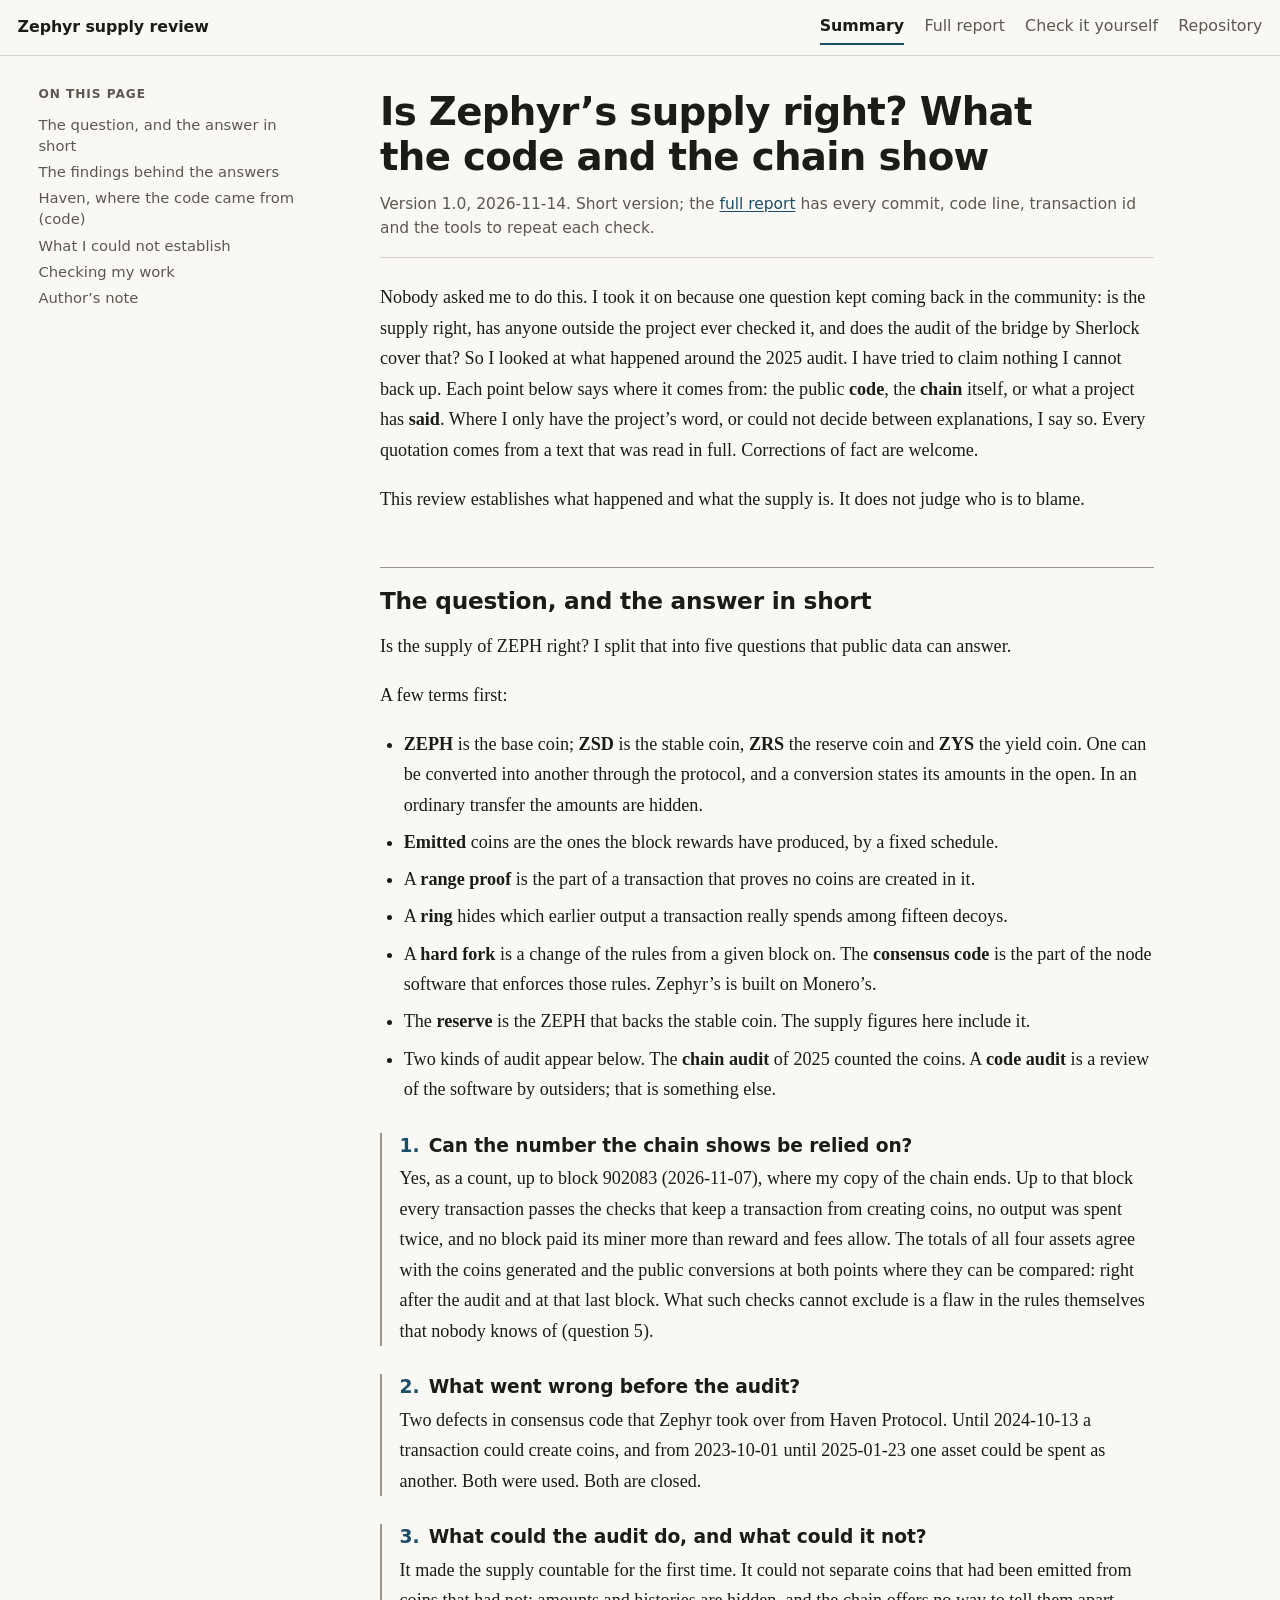
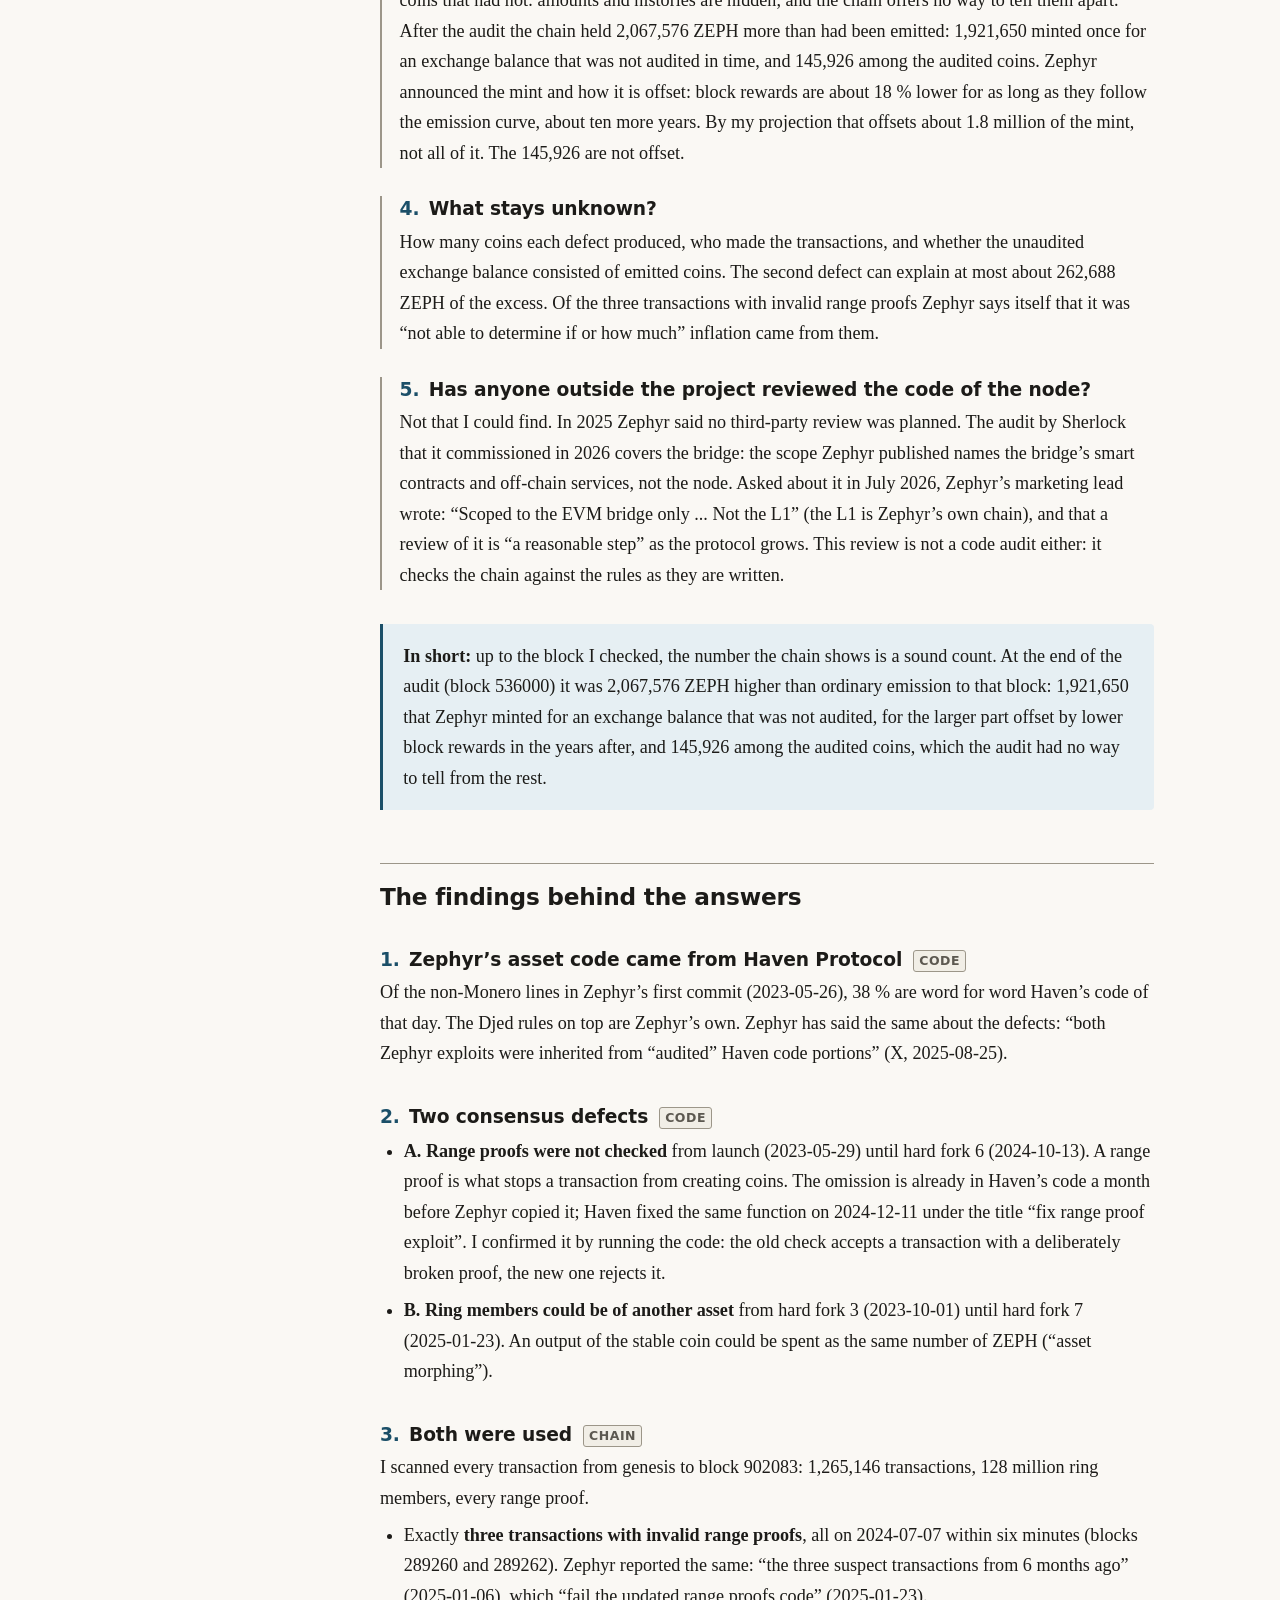
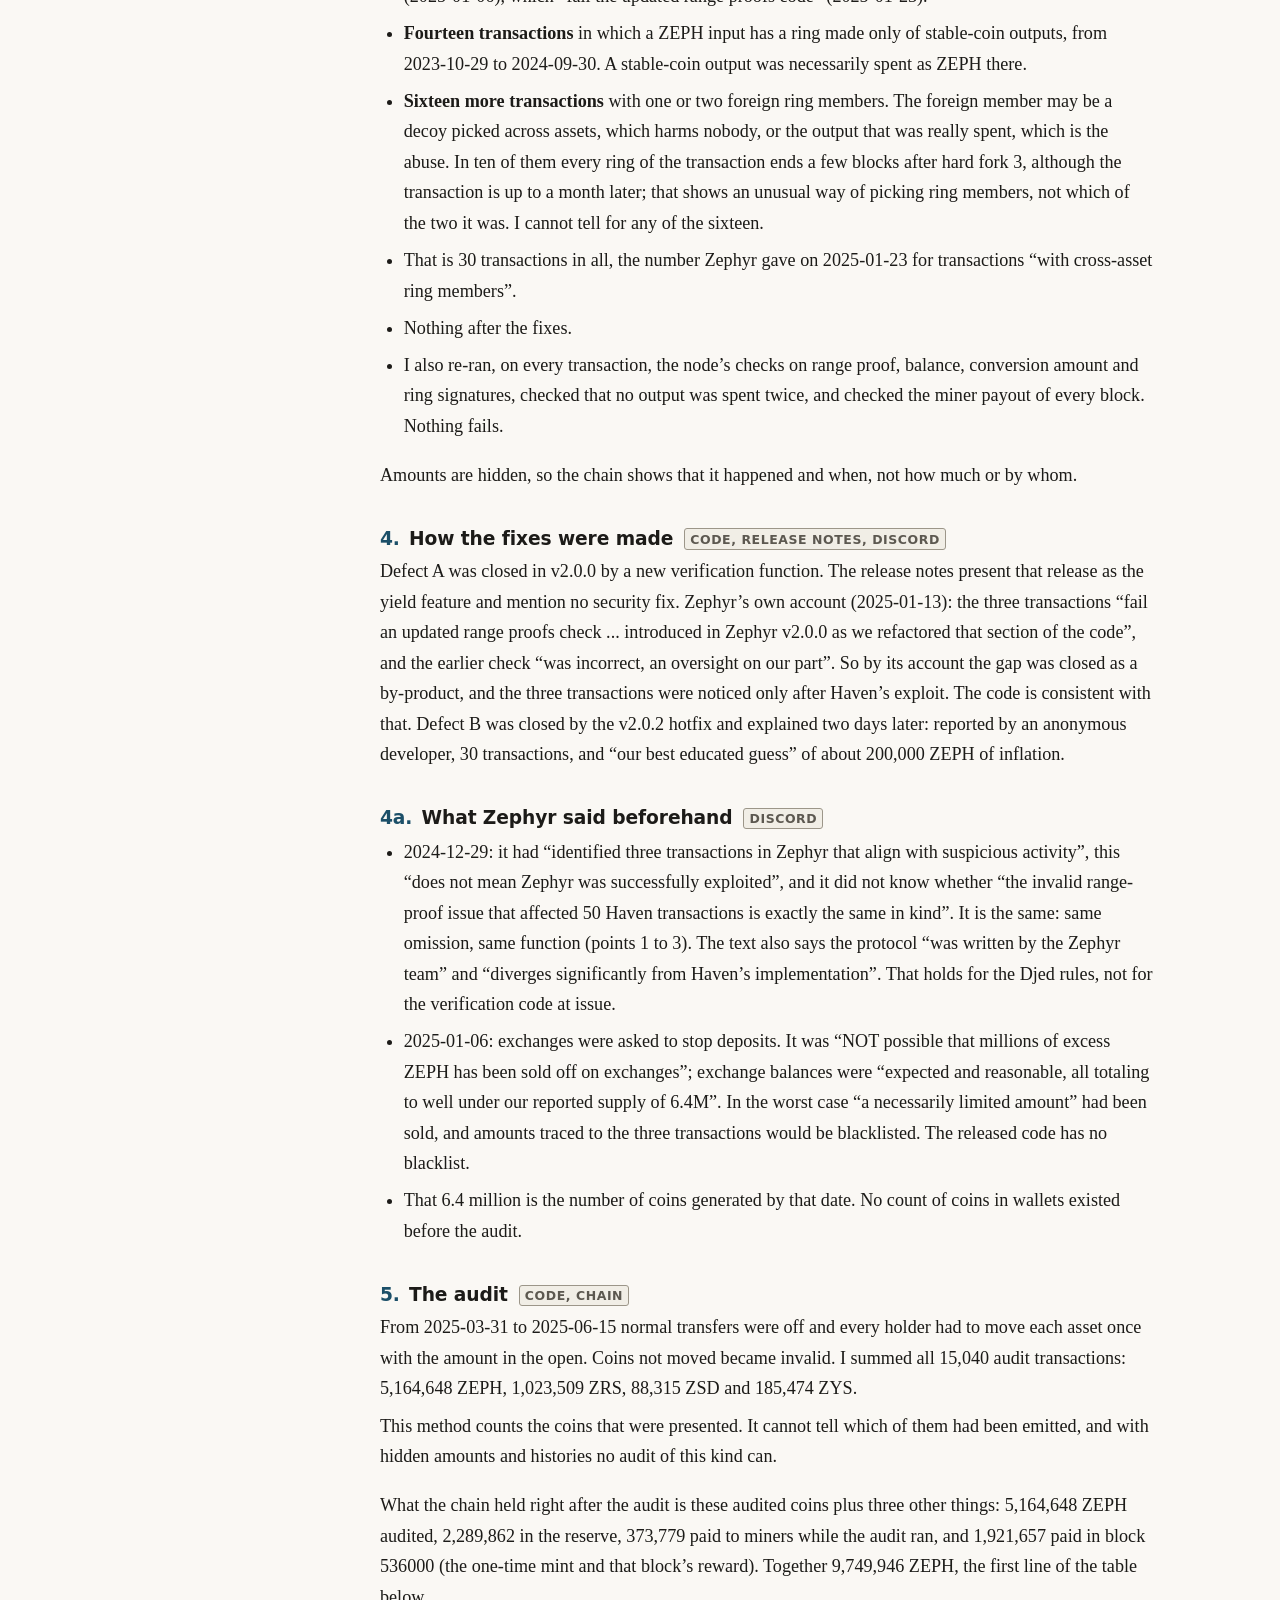
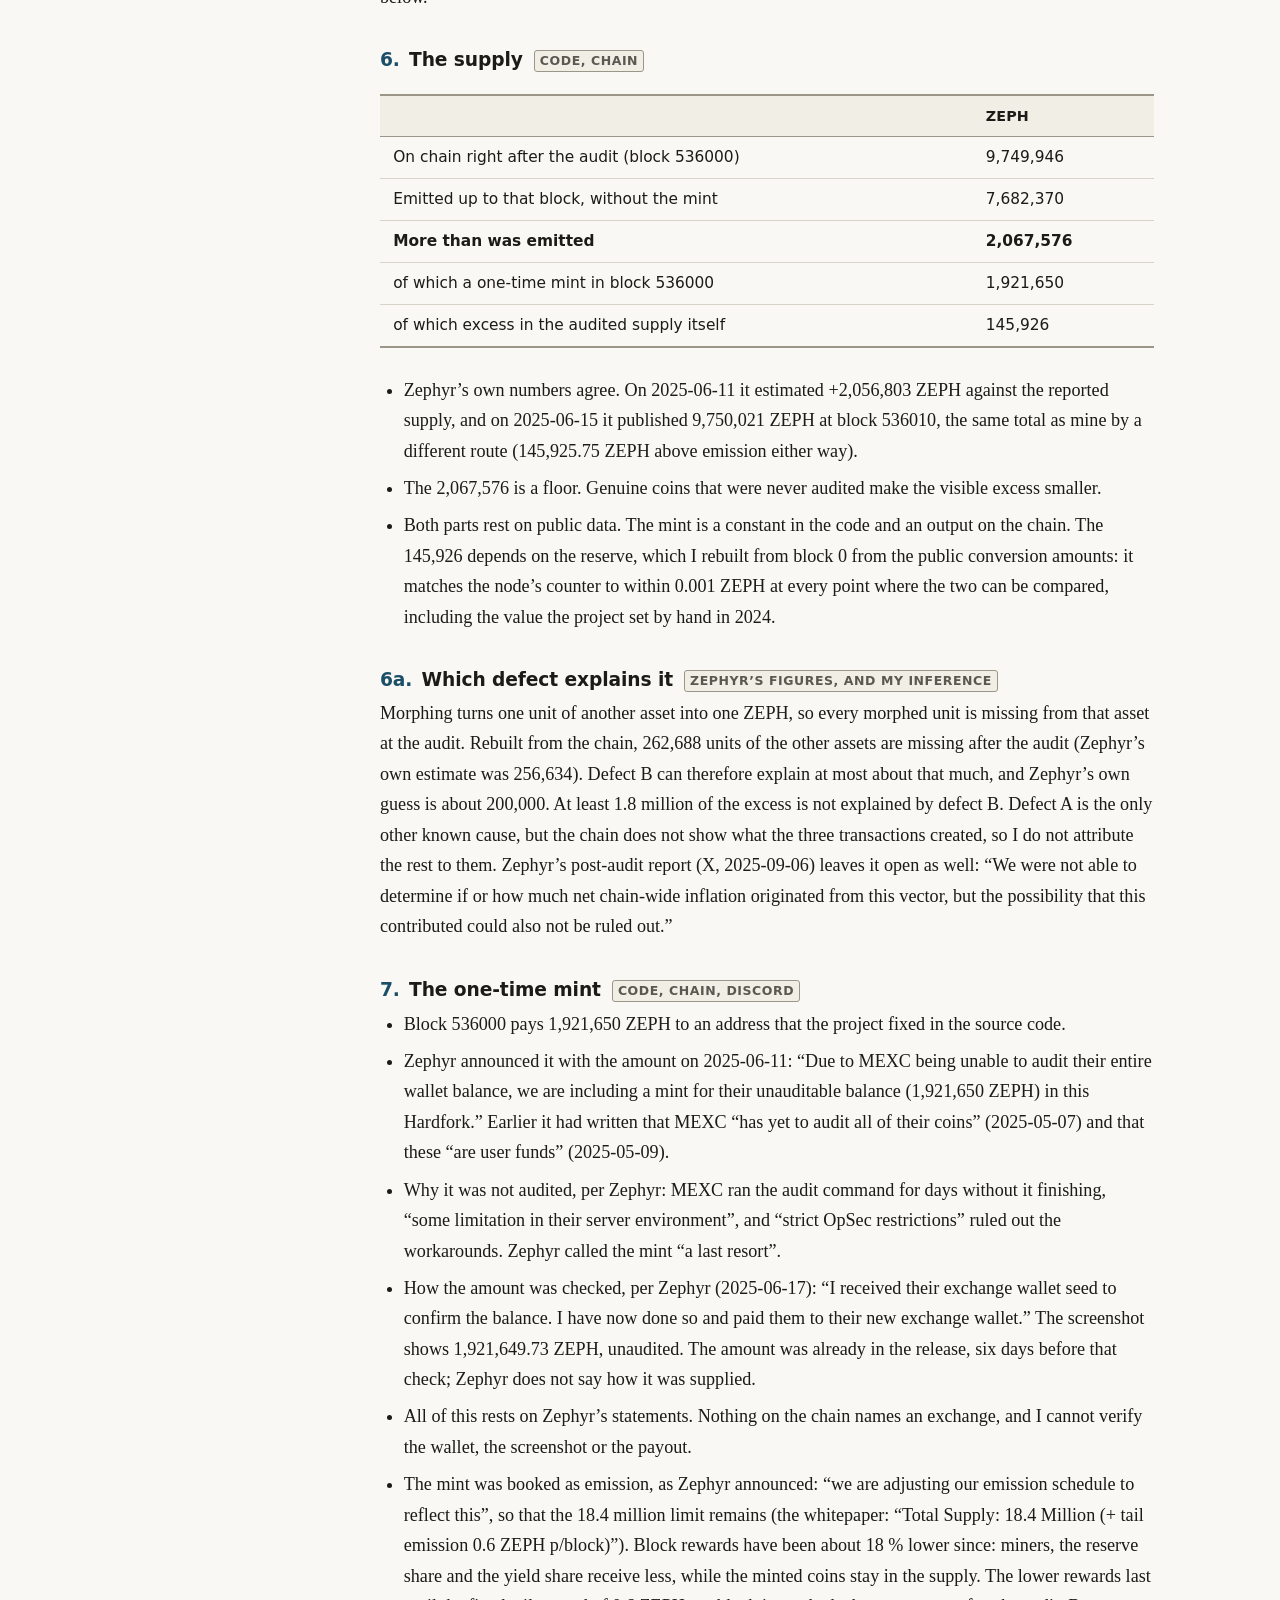
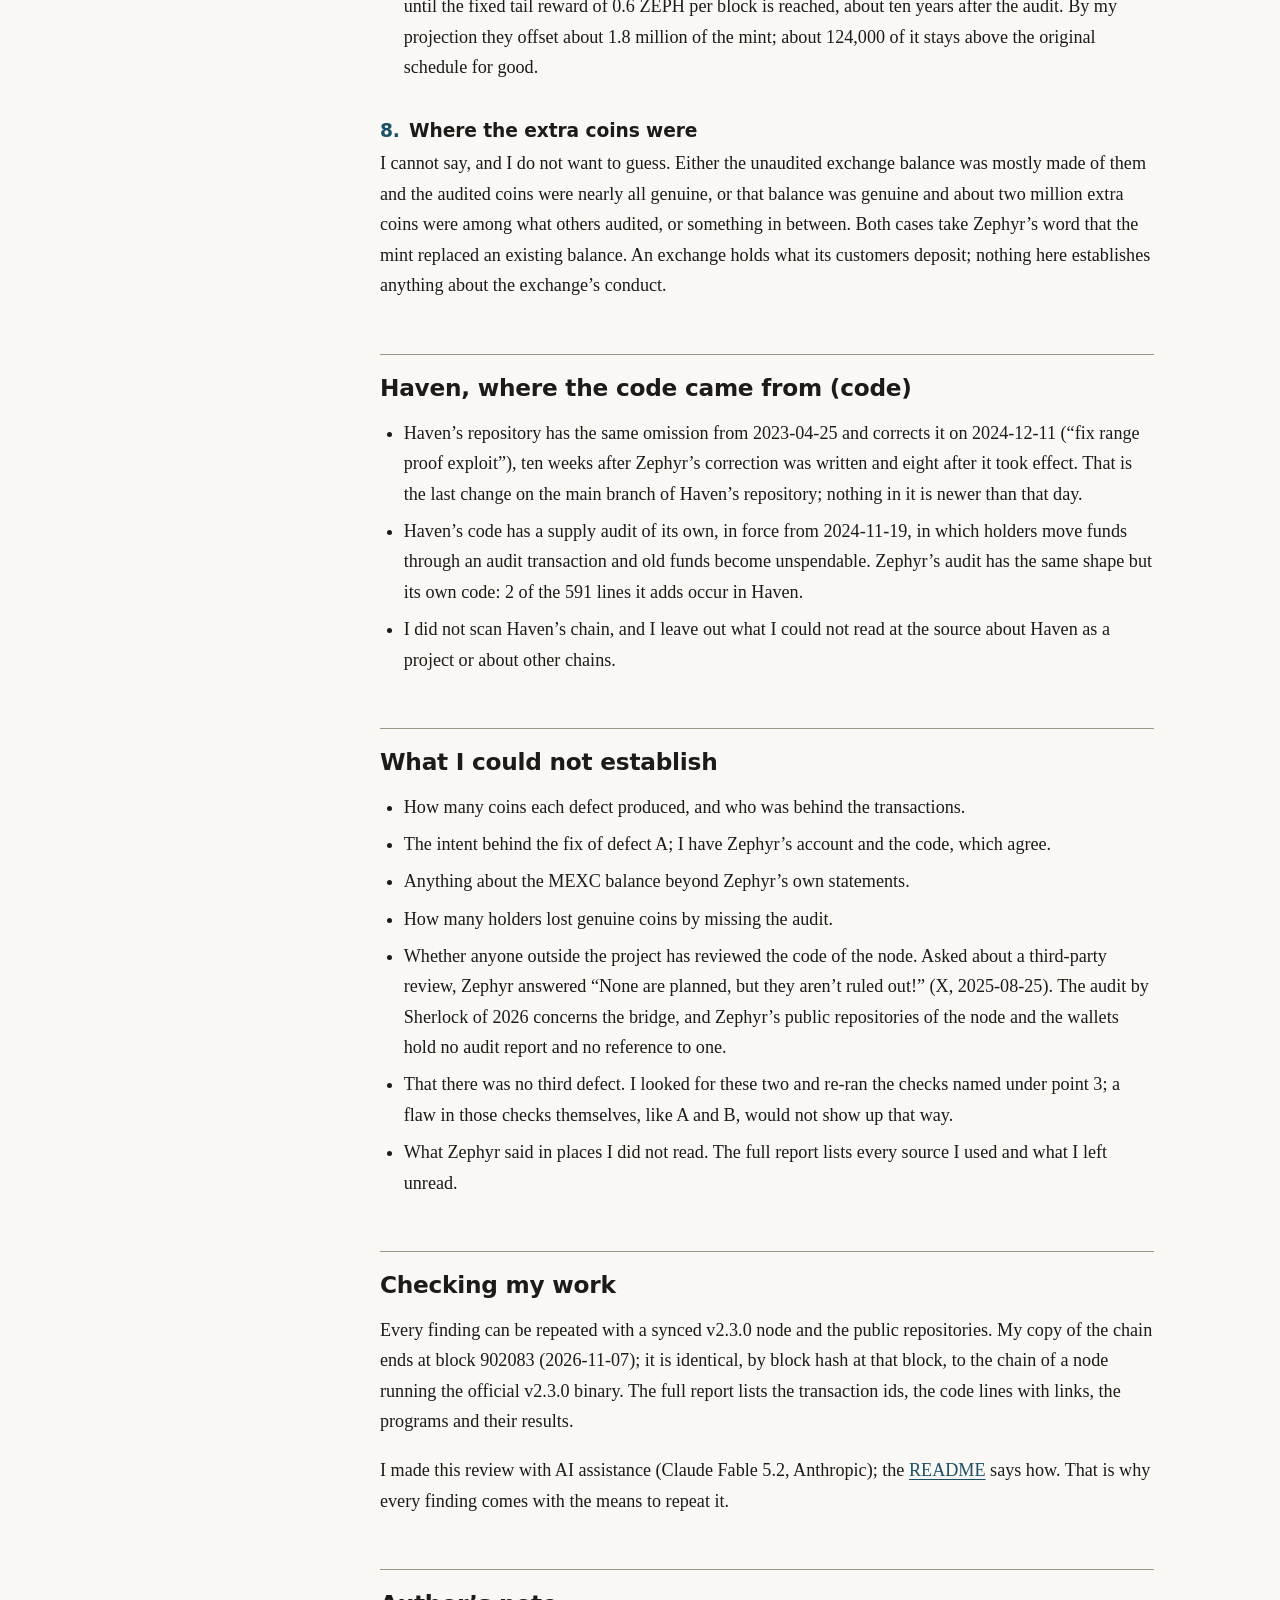
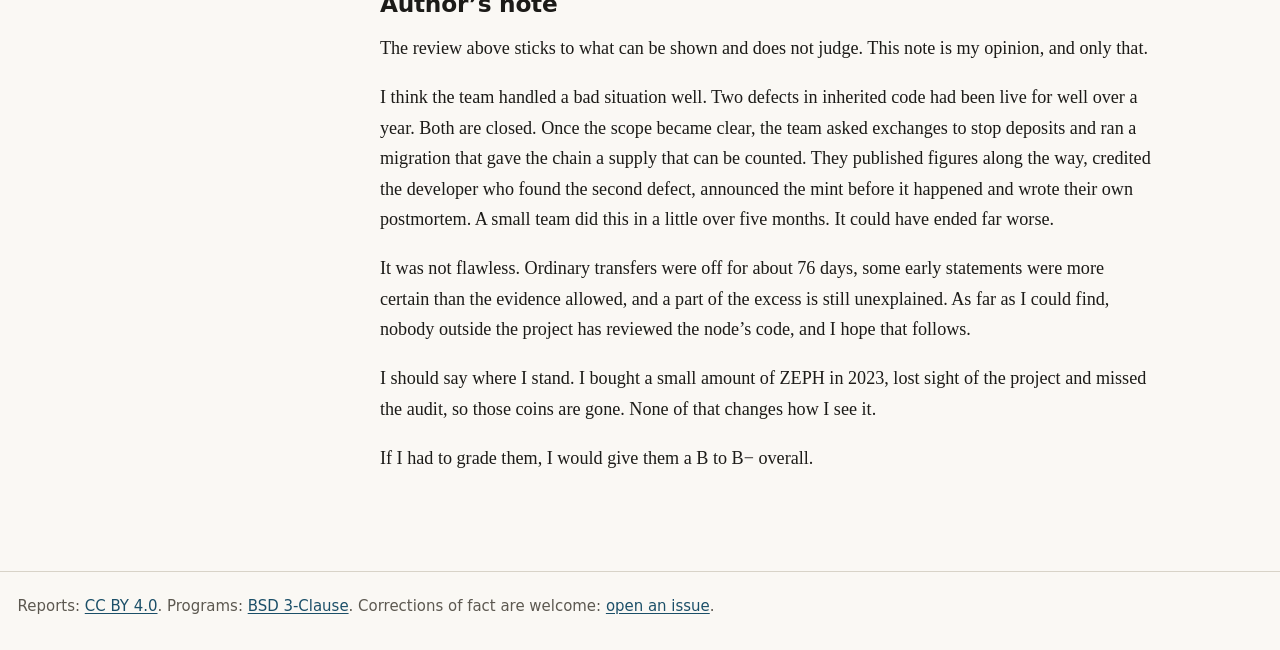
<file: docs/index.html>
<!doctype html>
<html lang="en">
<head>
<meta charset="utf-8">
<meta name="viewport" content="width=device-width, initial-scale=1">
<title>Is Zephyr’s supply right? What the code and the chain show</title>
<meta name="description" content="A review of the Zephyr Protocol supply after the 2025 chain audit: what the public code and the public chain show.">
<meta name="referrer" content="no-referrer">
<link rel="stylesheet" href="style.css">
</head>
<body class="index">
<a class="skip" href="#content">Skip to the text</a>
<header class="site">
<a class="name" href="index.html">Zephyr supply review</a>
<nav aria-label="Pages"><a href="index.html" aria-current="page">Summary</a><a href="full.html">Full report</a><a href="verify.html">Check it yourself</a><a href="https://github.com/loki-notfound/zephyr-supply-review">Repository</a></nav>
</header>
<div class="layout">
<aside>
<details class="toc"><summary>On this page</summary><ol><li><a href="#the-question-and-the-answer-in-short">The question, and the answer in short</a></li><li><a href="#the-findings-behind-the-answers">The findings behind the answers</a></li><li><a href="#haven-where-the-code-came-from-code">Haven, where the code came from (code)</a></li><li><a href="#what-i-could-not-establish">What I could not establish</a></li><li><a href="#checking-my-work">Checking my work</a></li><li><a href="#author-s-note">Author’s note</a></li></ol></details>
<nav class="toc" aria-label="On this page"><p class="label">On this page</p><ol><li><a href="#the-question-and-the-answer-in-short">The question, and the answer in short</a></li><li><a href="#the-findings-behind-the-answers">The findings behind the answers</a></li><li><a href="#haven-where-the-code-came-from-code">Haven, where the code came from (code)</a></li><li><a href="#what-i-could-not-establish">What I could not establish</a></li><li><a href="#checking-my-work">Checking my work</a></li><li><a href="#author-s-note">Author’s note</a></li></ol></nav>
</aside>
<main id="content">
<h1>Is Zephyr’s supply right? What the code and the chain show</h1>
<p><em>Version 1.0, <span class="nb">2026-11-14</span>. Short version; the <a href="full.html">full report</a> has every commit, code
line, transaction id and the tools to repeat each check.</em></p>
<p>Nobody asked me to do this. I took it on because one question kept coming back in the
community: is the supply right, has anyone outside the project ever checked it, and does the
audit of the bridge by Sherlock cover that? So I looked at what happened around the 2025 audit. I have
tried to claim nothing I cannot back up. Each point below says where it comes from: the public
<strong>code</strong>, the <strong>chain</strong> itself, or what a project has <strong>said</strong>. Where I only have the project’s
word, or could not decide between explanations, I say so. Every quotation comes from
a text that was read in full. Corrections of fact are welcome.</p>
<p>This review establishes what happened and what the supply is. It does not judge who is to
blame.</p>
<h2 id="the-question-and-the-answer-in-short">The question, and the answer in short</h2>
<p>Is the supply of ZEPH right? I split that into five questions that public data can answer.</p>
<p>A few terms first:</p>
<ul>
<li><strong>ZEPH</strong> is the base coin; <strong>ZSD</strong> is the stable coin, <strong>ZRS</strong> the reserve coin and <strong>ZYS</strong> the
yield coin. One can be converted into another through the protocol, and a conversion states
its amounts in the open. In an ordinary transfer the amounts are hidden.</li>
<li><strong>Emitted</strong> coins are the ones the block rewards have produced, by a fixed schedule.</li>
<li>A <strong>range proof</strong> is the part of a transaction that proves no coins are created in it.</li>
<li>A <strong>ring</strong> hides which earlier output a transaction really spends among fifteen decoys.</li>
<li>A <strong>hard fork</strong> is a change of the rules from a given block on. The <strong>consensus code</strong> is the
part of the node software that enforces those rules. Zephyr’s is built on Monero’s.</li>
<li>The <strong>reserve</strong> is the ZEPH that backs the stable coin. The supply figures here include it.</li>
<li>Two kinds of audit appear below. The <strong>chain audit</strong> of 2025 counted the coins. A <strong>code
audit</strong> is a review of the software by outsiders; that is something else.</li>
</ul>
<p class="qa"><strong class="q"><span class="qn">1.</span> Can the number the chain shows be relied on?</strong>Yes, as a count, up to block 902083
(<span class="nb">2026-11-07</span>), where my copy of the chain ends. Up to that block every transaction passes the
checks that keep a transaction from creating coins, no output was spent twice, and no block
paid its miner more than reward and fees allow. The totals of all four assets agree with the
coins generated and the public conversions at both points where they can be compared: right
after the audit and at that last block. What such checks cannot exclude is a flaw in the rules themselves that nobody knows of
(question 5).</p>
<p class="qa"><strong class="q"><span class="qn">2.</span> What went wrong before the audit?</strong>Two defects in consensus code that Zephyr took over
from Haven Protocol. Until <span class="nb">2024-10-13</span> a transaction could create coins, and from <span class="nb">2023-10-01</span>
until <span class="nb">2025-01-23</span> one asset could be spent as another. Both were used. Both are closed.</p>
<p class="qa"><strong class="q"><span class="qn">3.</span> What could the audit do, and what could it not?</strong>It made the supply countable for the
first time. It could not separate coins that had been emitted from coins that had not: amounts
and histories are hidden, and the chain offers no way to tell them apart. After the audit the
chain held 2,067,576 ZEPH more than had been emitted: 1,921,650 minted once for an exchange
balance that was not audited in time, and 145,926 among the audited coins. Zephyr announced the
mint and how it is offset: block rewards are about 18 % lower for as long as they follow the
emission curve, about ten more years. By my projection that offsets about 1.8 million of the
mint, not all of it. The 145,926 are not offset.</p>
<p class="qa"><strong class="q"><span class="qn">4.</span> What stays unknown?</strong>How many coins each defect produced, who made the transactions, and
whether the unaudited exchange balance consisted of emitted coins. The second defect can
explain at most about 262,688 ZEPH of the excess. Of the three transactions with invalid range
proofs Zephyr says itself that it was “not able to determine if or how much” inflation came
from them.</p>
<p class="qa"><strong class="q"><span class="qn">5.</span> Has anyone outside the project reviewed the code of the node?</strong>Not that I could find. In
2025 Zephyr said no third-party review was planned. The audit by Sherlock that it commissioned in 2026 covers the bridge:
the scope Zephyr published names the bridge’s smart contracts and off-chain services, not the
node. Asked about it in July 2026, Zephyr’s marketing lead wrote: “Scoped to the EVM bridge
only ... Not the L1” (the L1 is Zephyr’s own chain), and that a review of it is “a reasonable
step” as the protocol grows. This review is not a code audit either: it checks the chain against the rules as they are
written.</p>
<p class="inshort"><strong>In short:</strong> up to the block I checked, the number the chain shows is a sound count. At the
end of the audit (block 536000) it was 2,067,576 ZEPH higher than ordinary emission to that
block: 1,921,650 that Zephyr minted for an exchange balance that was not audited, for the larger
part offset by lower block rewards in the years after, and 145,926 among the audited coins,
which the audit had no way to tell from the rest.</p>
<h2 id="the-findings-behind-the-answers">The findings behind the answers</h2>
<p class="fd"><strong class="q"><span class="qn">1.</span> Zephyr’s asset code came from Haven Protocol <span class="basis">code</span></strong>Of the non-Monero lines in Zephyr’s
first commit (<span class="nb">2023-05-26</span>), 38 % are word for word Haven’s code of that day. The Djed rules on
top are Zephyr’s own. Zephyr has said the same about the defects: “both Zephyr exploits were
inherited from “audited” Haven code portions” (X, <span class="nb">2025-08-25</span>).</p>
<p class="fd"><strong class="q"><span class="qn">2.</span> Two consensus defects <span class="basis">code</span></strong></p>
<ul>
<li><strong>A. Range proofs were not checked</strong> from launch (<span class="nb">2023-05-29</span>) until hard fork 6 (<span class="nb">2024-10-13</span>).
A range proof is what stops a transaction from creating coins. The omission is already in
Haven’s code a month before Zephyr copied it; Haven fixed the same function on <span class="nb">2024-12-11</span>
under the title “fix range proof exploit”. I confirmed it by running the code: the old check
accepts a transaction with a deliberately broken proof, the new one rejects it.</li>
<li><strong>B. Ring members could be of another asset</strong> from hard fork 3 (<span class="nb">2023-10-01</span>) until hard fork 7
(<span class="nb">2025-01-23</span>). An output of the stable coin could be spent as the same number of ZEPH (“asset
morphing”).</li>
</ul>
<p class="fd"><strong class="q"><span class="qn">3.</span> Both were used <span class="basis">chain</span></strong>I scanned every transaction from genesis to block 902083:
1,265,146 transactions, 128 million ring members, every range proof.</p>
<ul>
<li>Exactly <strong>three transactions with invalid range proofs</strong>, all on <span class="nb">2024-07-07</span> within six
minutes (blocks 289260 and 289262). Zephyr reported the same: “the three suspect
transactions from 6 months ago” (<span class="nb">2025-01-06</span>), which “fail the updated range proofs code”
(<span class="nb">2025-01-23</span>).</li>
<li><strong>Fourteen transactions</strong> in which a ZEPH input has a ring made only of stable-coin outputs,
from <span class="nb">2023-10-29</span> to <span class="nb">2024-09-30</span>. A stable-coin output was necessarily spent as ZEPH there.</li>
<li><strong>Sixteen more transactions</strong> with one or two foreign ring members. The foreign member may be
a decoy picked across assets, which harms nobody, or the output that was really spent, which
is the abuse. In ten of them every ring of the transaction ends a few blocks after hard fork
3, although the transaction is up to a month later; that shows an unusual way of picking ring
members, not which of the two it was. I cannot tell for any of the sixteen.</li>
<li>That is 30 transactions in all, the number Zephyr gave on <span class="nb">2025-01-23</span> for transactions “with
cross-asset ring members”.</li>
<li>Nothing after the fixes.</li>
<li>I also re-ran, on every transaction, the node’s checks on range proof, balance, conversion
amount and ring signatures, checked that no output was spent twice, and checked the miner
payout of every block. Nothing fails.</li>
</ul>
<p>Amounts are hidden, so the chain shows that it happened and when, not how much or by whom.</p>
<p class="fd"><strong class="q"><span class="qn">4.</span> How the fixes were made <span class="basis">code, release notes, Discord</span></strong>Defect A was closed in v2.0.0 by a
new verification function. The release notes present that release as the yield feature and
mention no security fix. Zephyr’s own account (<span class="nb">2025-01-13</span>): the three transactions “fail an
updated range proofs check ... introduced in Zephyr v2.0.0 as we refactored that section of the
code”, and the earlier check “was incorrect, an oversight on our part”. So by its account the
gap was closed as a by-product, and the three transactions were noticed only after Haven’s
exploit. The code is consistent with that. Defect B was closed by the v2.0.2 hotfix and explained
two days later: reported by an anonymous developer, 30 transactions, and “our best educated
guess” of about 200,000 ZEPH of inflation.</p>
<p class="fd"><strong class="q"><span class="qn">4a.</span> What Zephyr said beforehand <span class="basis">Discord</span></strong></p>
<ul>
<li><span class="nb">2024-12-29</span>: it had “identified three transactions in Zephyr that align with suspicious
activity”, this “does not mean Zephyr was successfully exploited”, and it did not know whether
“the invalid range-proof issue that affected 50 Haven transactions is exactly the same in
kind”. It is the same: same omission, same function (points 1 to 3). The text also says the
protocol “was written by the Zephyr team” and “diverges significantly from Haven’s
implementation”. That holds for the Djed rules, not for the verification code at issue.</li>
<li><span class="nb">2025-01-06</span>: exchanges were asked to stop deposits. It was “NOT possible that millions of
excess ZEPH has been sold off on exchanges”; exchange balances were “expected and reasonable,
all totaling to well under our reported supply of 6.4M”. In the worst case “a necessarily
limited amount” had been sold, and amounts traced to the three transactions would be
blacklisted. The released code has no blacklist.</li>
<li>That 6.4 million is the number of coins generated by that date. No count of coins in wallets
existed before the audit.</li>
</ul>
<p class="fd"><strong class="q"><span class="qn">5.</span> The audit <span class="basis">code, chain</span></strong>From <span class="nb">2025-03-31</span> to <span class="nb">2025-06-15</span> normal transfers were off and
every holder had to move each asset once with the amount in the open. Coins not moved became
invalid. I summed all 15,040 audit transactions: 5,164,648 ZEPH, 1,023,509 ZRS, 88,315 ZSD and
185,474 ZYS.</p>
<p>This method counts the coins that were presented. It cannot tell which of them had been
emitted, and with hidden amounts and histories no audit of this kind can.</p>
<p>What the chain held right after the audit is these audited coins plus three other things:
5,164,648 ZEPH audited, 2,289,862 in the reserve, 373,779 paid to miners while the audit ran,
and 1,921,657 paid in block 536000 (the one-time mint and that block’s reward). Together
9,749,946 ZEPH, the first line of the table below.</p>
<p class="fd"><strong class="q"><span class="qn">6.</span> The supply <span class="basis">code, chain</span></strong></p>
<div class="table"><table>
<thead>
<tr>
<th></th>
<th>ZEPH</th>
</tr>
</thead>
<tbody>
<tr>
<td>On chain right after the audit (block 536000)</td>
<td class="nw">9,749,946</td>
</tr>
<tr>
<td>Emitted up to that block, without the mint</td>
<td class="nw">7,682,370</td>
</tr>
<tr>
<td><strong>More than was emitted</strong></td>
<td><strong>2,067,576</strong></td>
</tr>
<tr>
<td>of which a one-time mint in block 536000</td>
<td class="nw">1,921,650</td>
</tr>
<tr>
<td>of which excess in the audited supply itself</td>
<td class="nw">145,926</td>
</tr>
</tbody>
</table></div>
<ul>
<li>Zephyr’s own numbers agree. On <span class="nb">2025-06-11</span> it estimated +2,056,803 ZEPH against the reported
supply, and on <span class="nb">2025-06-15</span> it published 9,750,021 ZEPH at block 536010, the same total as mine
by a different route (145,925.75 ZEPH above emission either way).</li>
<li>The 2,067,576 is a floor. Genuine coins that were never audited make the visible excess
smaller.</li>
<li>Both parts rest on public data. The mint is a constant in the code and an output on the
chain. The 145,926 depends on the reserve, which I rebuilt from block 0 from the public
conversion amounts: it matches the node’s counter to within 0.001 ZEPH at every point where
the two can be compared, including the value the project set by hand in 2024.</li>
</ul>
<p class="fd"><strong class="q"><span class="qn">6a.</span> Which defect explains it <span class="basis">Zephyr’s figures, and my inference</span></strong>Morphing turns one unit
of another asset into one ZEPH, so every morphed unit is missing from that asset at the audit.
Rebuilt from the chain, 262,688 units of the other assets are missing after the audit (Zephyr’s
own estimate was 256,634). Defect B can therefore explain at most about that much, and Zephyr’s
own guess is about 200,000. At least 1.8 million of the excess is not explained by defect B.
Defect A is the only other known cause, but the chain does not show what the three transactions created, so I do not
attribute the rest to them. Zephyr’s post-audit report (X, <span class="nb">2025-09-06</span>) leaves it open as well: “We
were not able to determine if or how much net chain-wide inflation originated from this vector,
but the possibility that this contributed could also not be ruled out.”</p>
<p class="fd"><strong class="q"><span class="qn">7.</span> The one-time mint <span class="basis">code, chain, Discord</span></strong></p>
<ul>
<li>Block 536000 pays 1,921,650 ZEPH to an address that the project fixed in the source code.</li>
<li>Zephyr announced it with the amount on <span class="nb">2025-06-11</span>: “Due to MEXC being unable to audit their
entire wallet balance, we are including a mint for their unauditable balance (1,921,650 ZEPH)
in this Hardfork.” Earlier it had written that MEXC “has yet to audit all of their coins”
(<span class="nb">2025-05-07</span>) and that these “are user funds” (<span class="nb">2025-05-09</span>).</li>
<li>Why it was not audited, per Zephyr: MEXC ran the audit command for days without it finishing,
“some limitation in their server environment”, and “strict OpSec restrictions” ruled out the
workarounds. Zephyr called the mint “a last resort”.</li>
<li>How the amount was checked, per Zephyr (<span class="nb">2025-06-17</span>): “I received their exchange wallet seed to
confirm the balance. I have now done so and paid them to their new exchange wallet.” The
screenshot shows 1,921,649.73 ZEPH, unaudited. The amount was already in the release, six
days before that check; Zephyr does not say how it was supplied.</li>
<li>All of this rests on Zephyr’s statements. Nothing on the chain names an exchange, and I cannot
verify the wallet, the screenshot or the payout.</li>
<li>The mint was booked as emission, as Zephyr announced: “we are adjusting our emission schedule
to reflect this”, so that the 18.4 million limit remains (the whitepaper: “Total Supply:
18.4 Million (+ tail emission 0.6 ZEPH p/block)”). Block rewards have been about 18 %
lower since: miners, the reserve share and the yield share receive less, while the minted
coins stay in the supply. The lower rewards last until the fixed tail reward of 0.6 ZEPH per
block is reached, about ten years after the audit. By my projection they offset about 1.8
million of the mint; about 124,000 of it stays above the original schedule for good.</li>
</ul>
<p class="fd"><strong class="q"><span class="qn">8.</span> Where the extra coins were</strong>I cannot say, and I do not want to guess. Either the unaudited
exchange balance was mostly made of them and the audited coins were nearly all genuine, or that
balance was genuine and about two million extra coins were among what others audited, or
something in between. Both cases take Zephyr’s word that the mint replaced an existing balance.
An exchange holds what its customers deposit; nothing here establishes anything about the
exchange’s conduct.</p>
<h2 id="haven-where-the-code-came-from-code">Haven, where the code came from (code)</h2>
<ul>
<li>Haven’s repository has the same omission from <span class="nb">2023-04-25</span> and corrects it on <span class="nb">2024-12-11</span>
(“fix range proof exploit”), ten weeks after Zephyr’s correction was written and eight after
it took effect. That is the last change on the main branch of Haven’s repository; nothing in it
is newer than that day.</li>
<li>Haven’s code has a supply audit of its own, in force from <span class="nb">2024-11-19</span>, in which holders move
funds through an audit transaction and old funds become unspendable. Zephyr’s audit has the
same shape but its own code: 2 of the 591 lines it adds occur in Haven.</li>
<li>I did not scan Haven’s chain, and I leave out what I could not read at the source about Haven
as a project or about other chains.</li>
</ul>
<h2 id="what-i-could-not-establish">What I could not establish</h2>
<ul>
<li>How many coins each defect produced, and who was behind the transactions.</li>
<li>The intent behind the fix of defect A; I have Zephyr’s account and the code, which agree.</li>
<li>Anything about the MEXC balance beyond Zephyr’s own statements.</li>
<li>How many holders lost genuine coins by missing the audit.</li>
<li>Whether anyone outside the project has reviewed the code of the node. Asked about a
third-party review, Zephyr answered “None are planned, but they aren’t ruled out!” (X,
<span class="nb">2025-08-25</span>). The audit by Sherlock of 2026 concerns the bridge, and Zephyr’s public
repositories of the node and the wallets hold no audit report and no reference to one.</li>
<li>That there was no third defect. I looked for these two and re-ran the checks named under point 3; a
flaw in those checks themselves, like A and B, would not show up that way.</li>
<li>What Zephyr said in places I did not read. The full report lists every source I used and
what I left unread.</li>
</ul>
<h2 id="checking-my-work">Checking my work</h2>
<p>Every finding can be repeated with a synced v2.3.0 node and the public repositories. My copy of
the chain ends at block 902083 (<span class="nb">2026-11-07</span>); it is identical, by block hash at that block, to
the chain of a node running the official v2.3.0 binary. The full report lists the transaction ids, the code lines with
links, the programs and their results.</p>
<p>I made this review with AI assistance (Claude Fable 5.2, Anthropic); the
<a href="verify.html#how-this-was-made">README</a> says how. That is why every finding comes with the means
to repeat it.</p>
<h2 id="author-s-note">Author’s note</h2>
<p>The review above sticks to what can be shown and does not judge. This note is my opinion, and
only that.</p>
<p>I think the team handled a bad situation well. Two defects in inherited code had been live for
well over a year. Both are closed. Once the scope became clear, the team asked exchanges to
stop deposits and ran a migration that gave the chain a supply that can be counted. They published
figures along the way, credited the developer who found the second defect, announced the
mint before it happened and wrote their own postmortem. A small team did this in a little
over five months. It could have ended far worse.</p>
<p>It was not flawless. Ordinary transfers were off for about 76 days, some early statements were
more certain than the evidence allowed, and a part of the excess is still unexplained. As far
as I could find, nobody outside the project has reviewed the node’s code, and I hope that
follows.</p>
<p>I should say where I stand. I bought a small amount of ZEPH in 2023, lost sight of the project
and missed the audit, so those coins are gone. None of that changes how I see it.</p>
<p>If I had to grade them, I would give them a B to B− overall.</p>

</main>
</div>
<footer class="site">
<p>Reports: <a href="https://github.com/loki-notfound/zephyr-supply-review/blob/main/LICENSE-REPORTS.md">CC BY 4.0</a>. Programs: <a href="https://github.com/loki-notfound/zephyr-supply-review/blob/main/LICENSE">BSD 3-Clause</a>.
Corrections of fact are welcome: <a href="https://github.com/loki-notfound/zephyr-supply-review/issues">open an issue</a>.</p>
</footer>
</body>
</html>
</file>
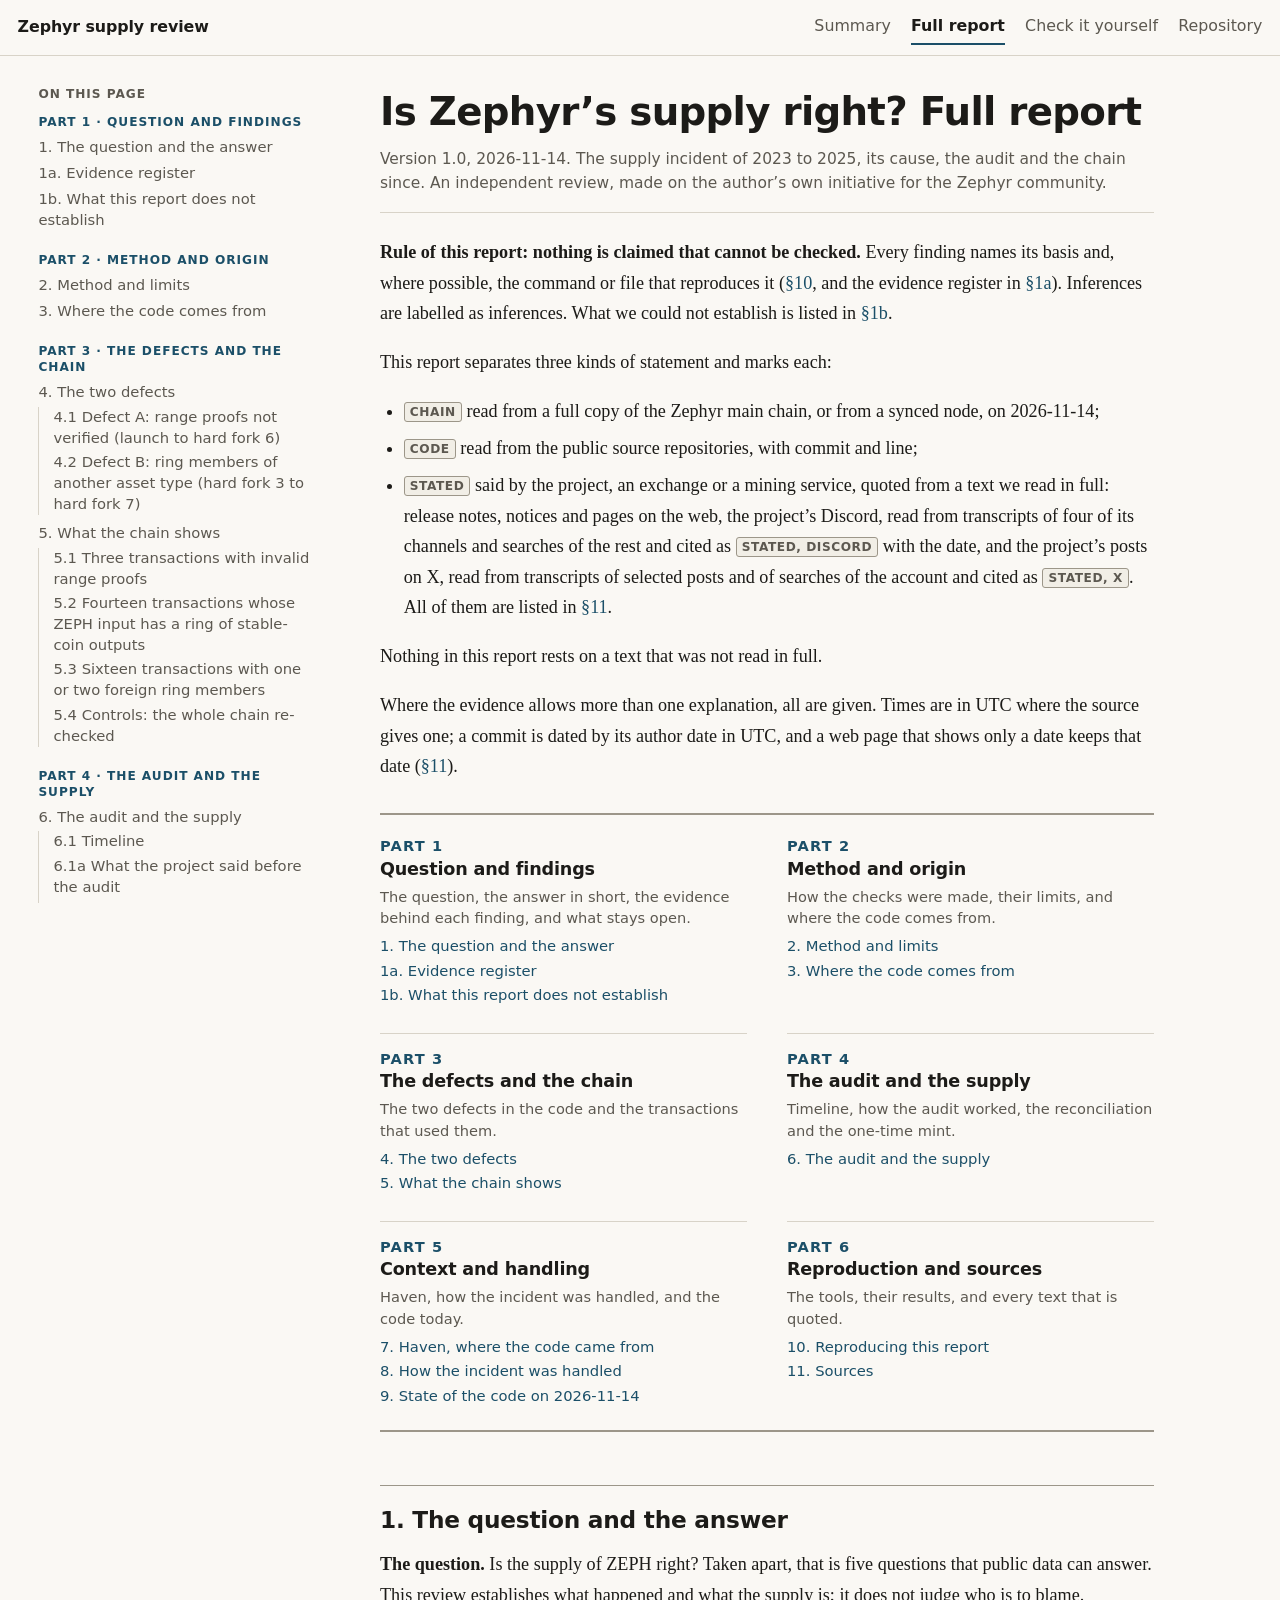
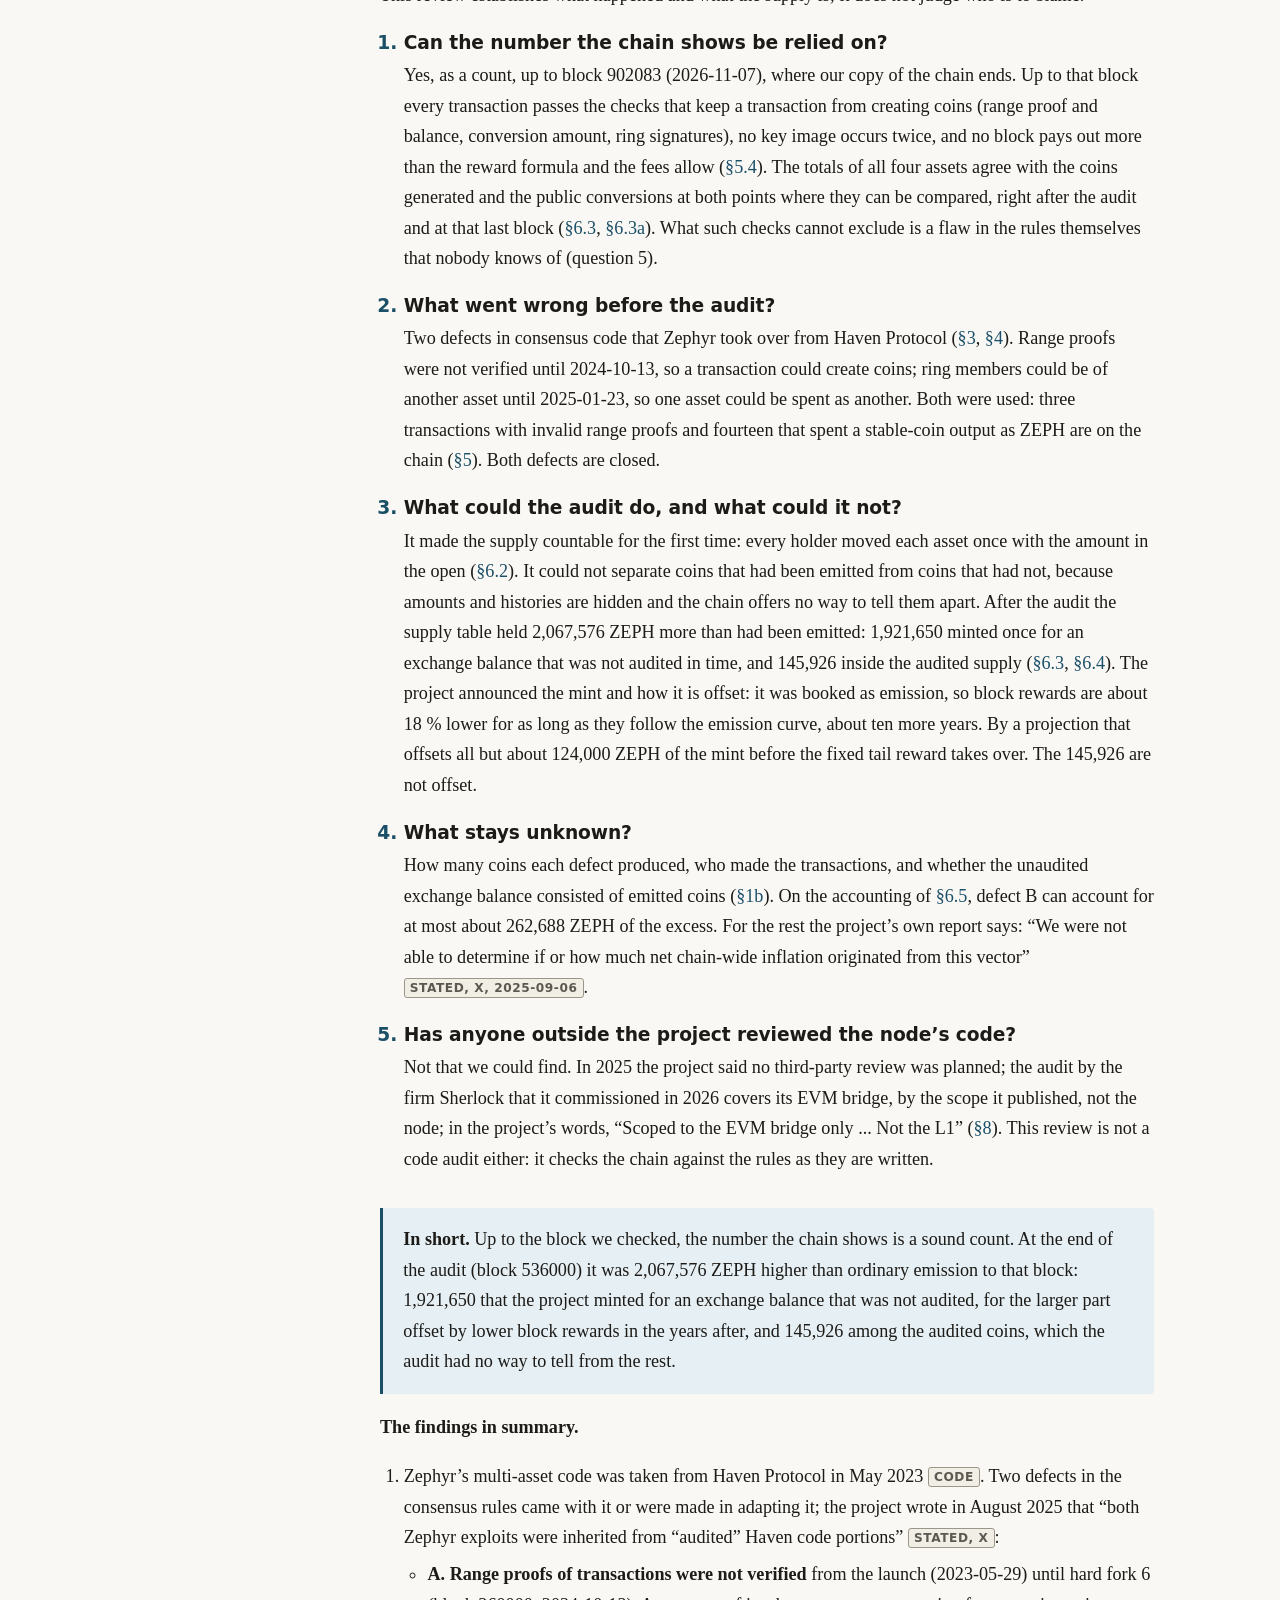
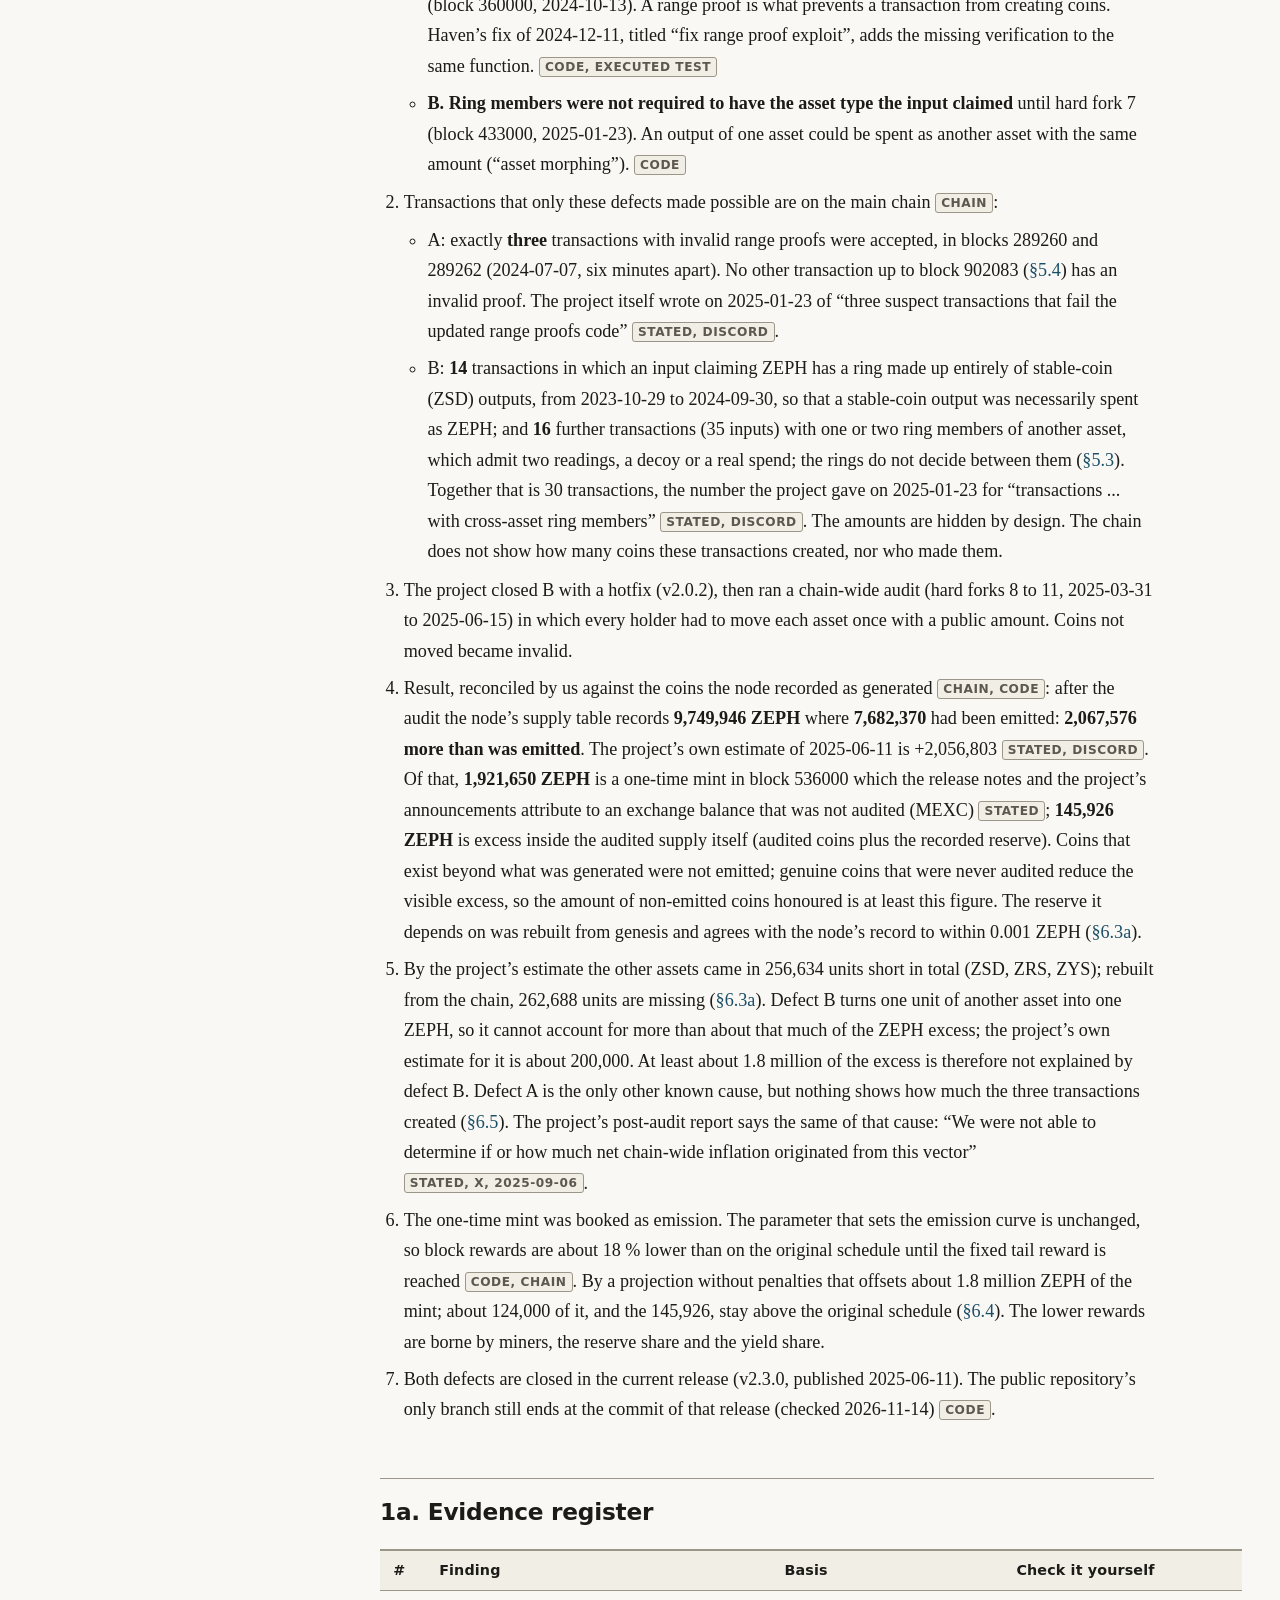
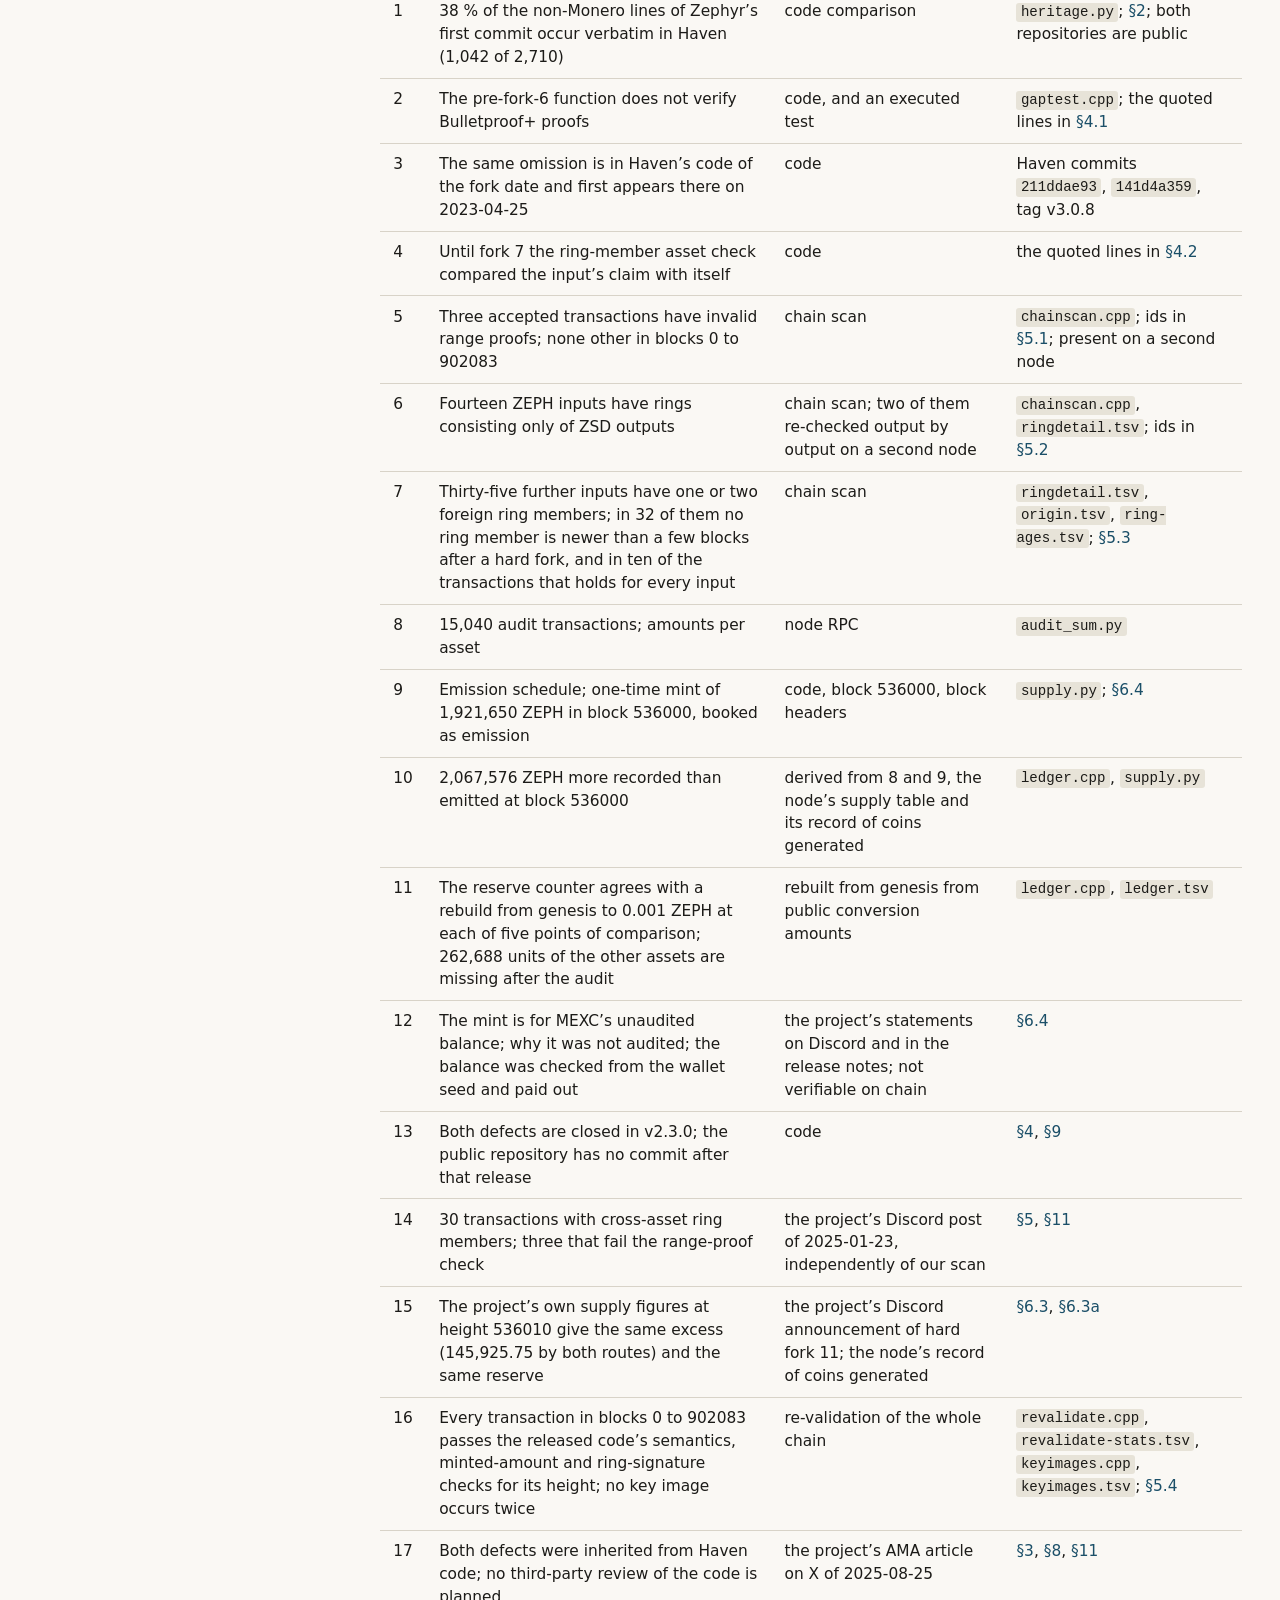
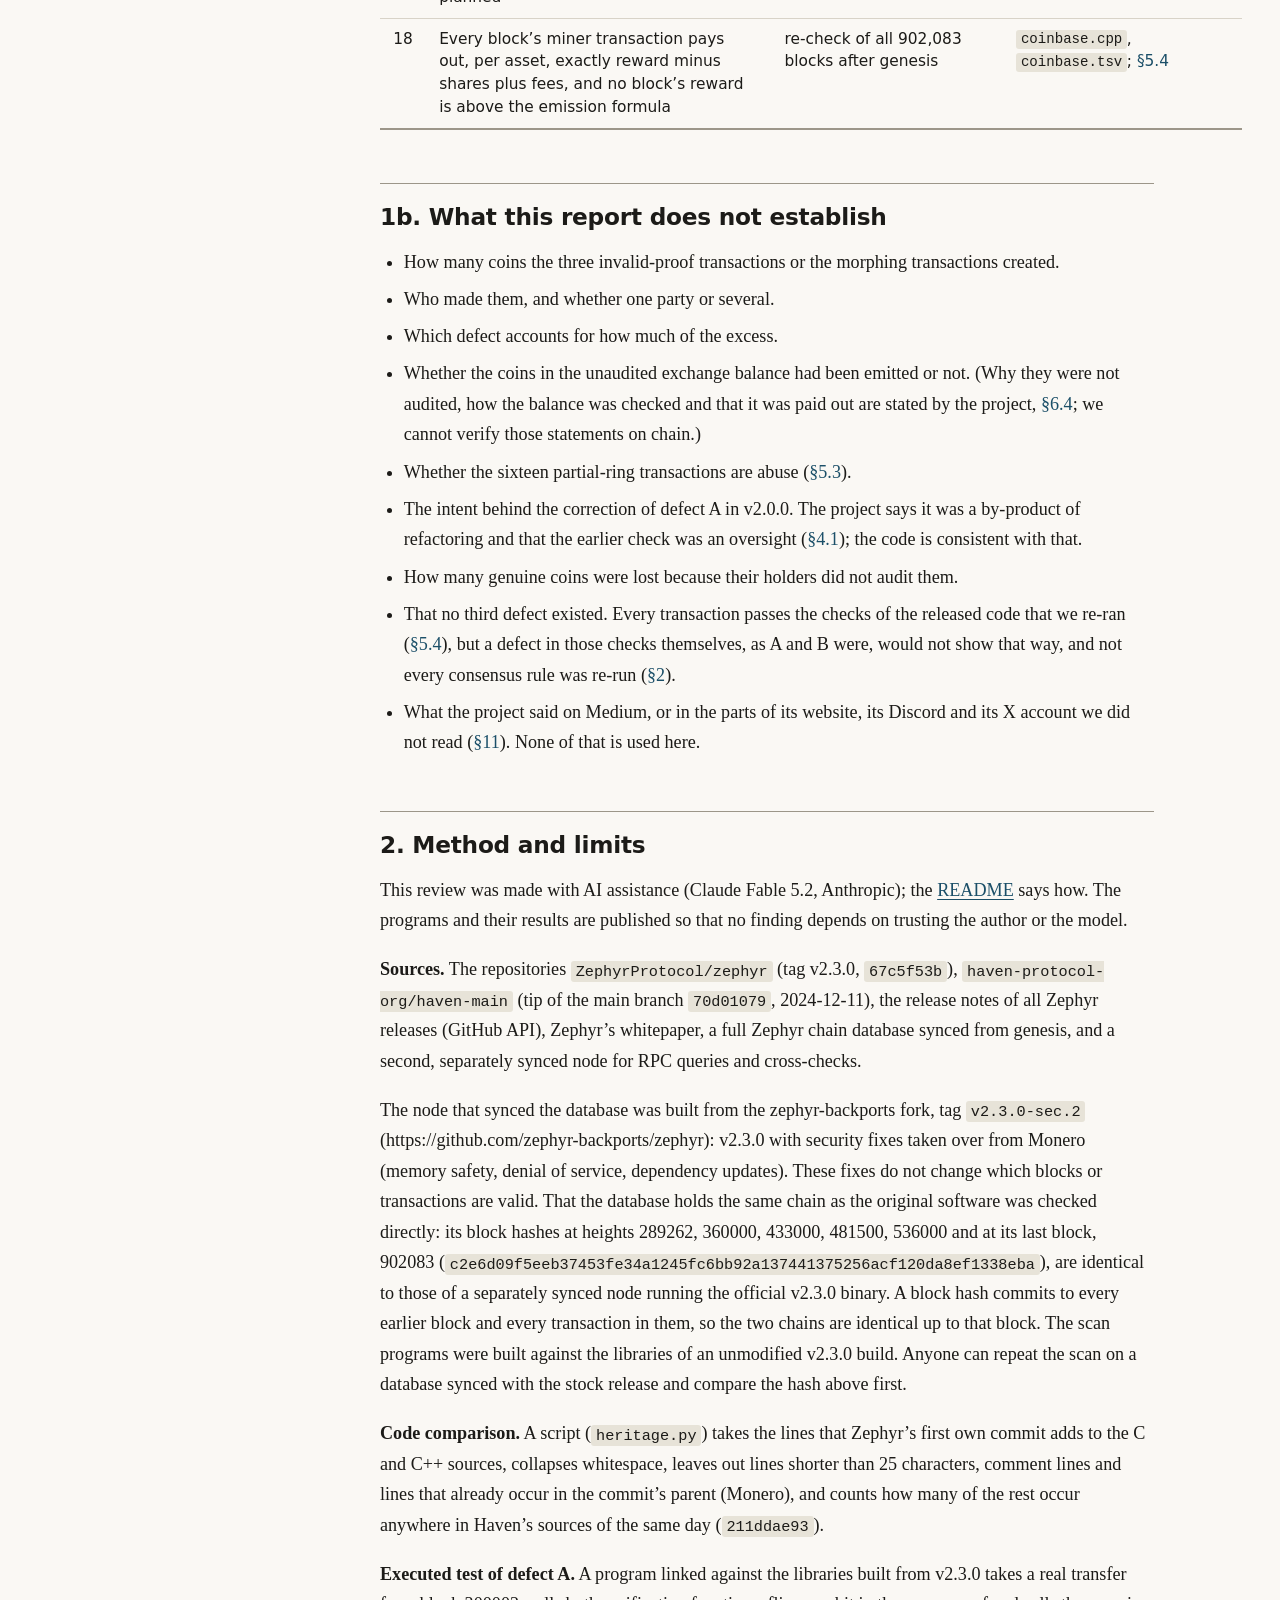
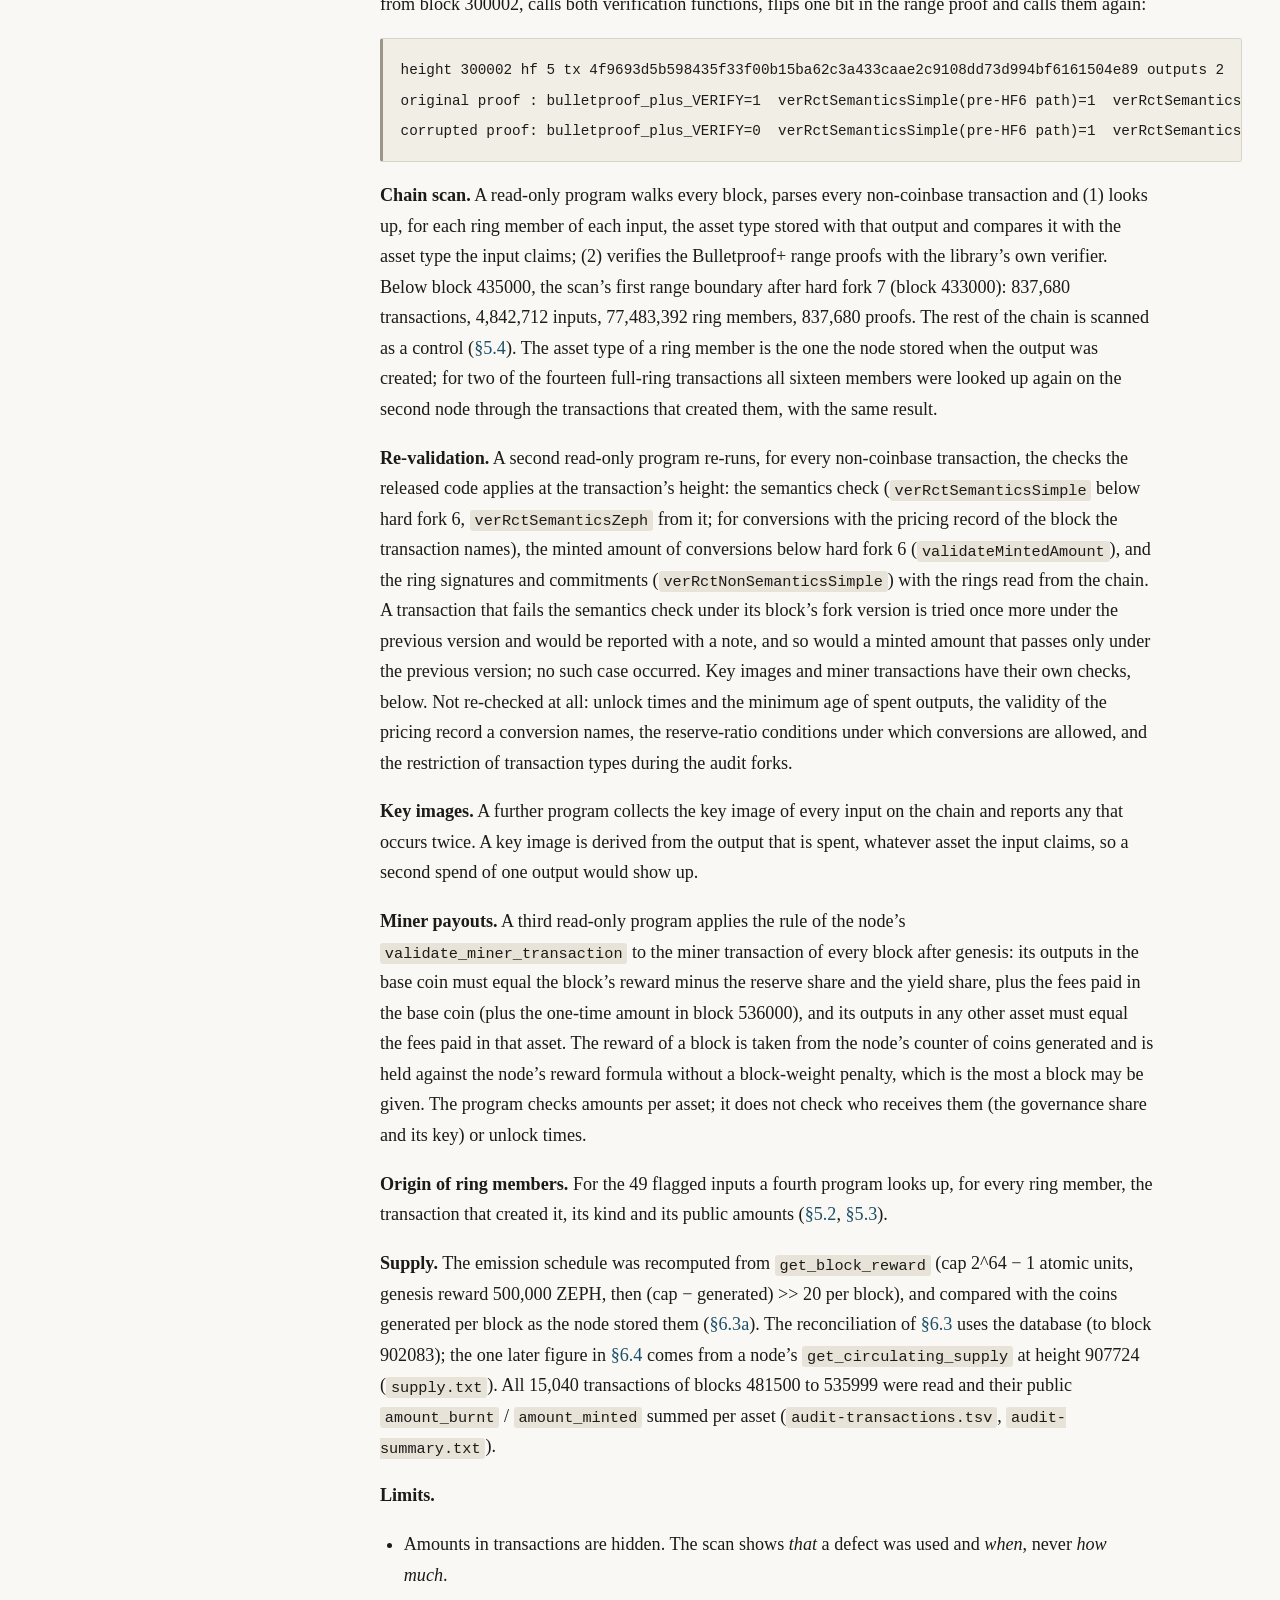
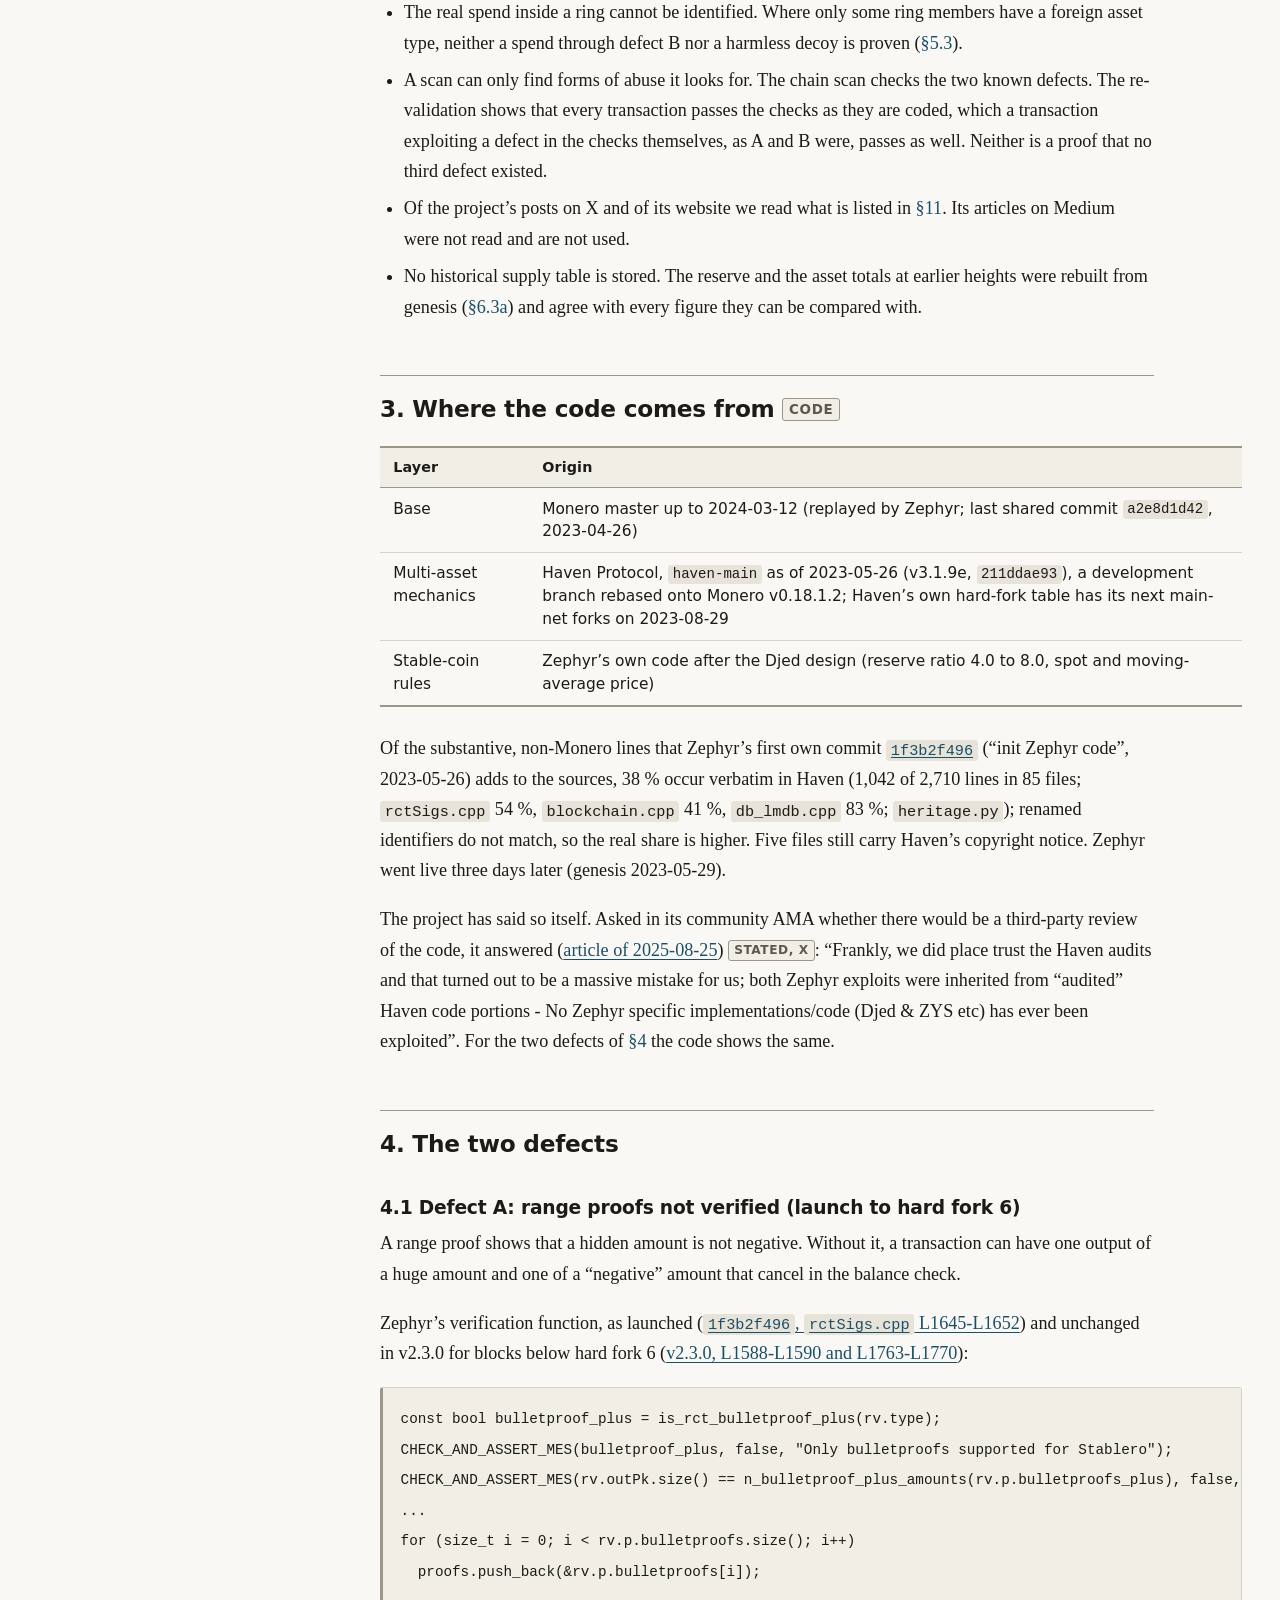
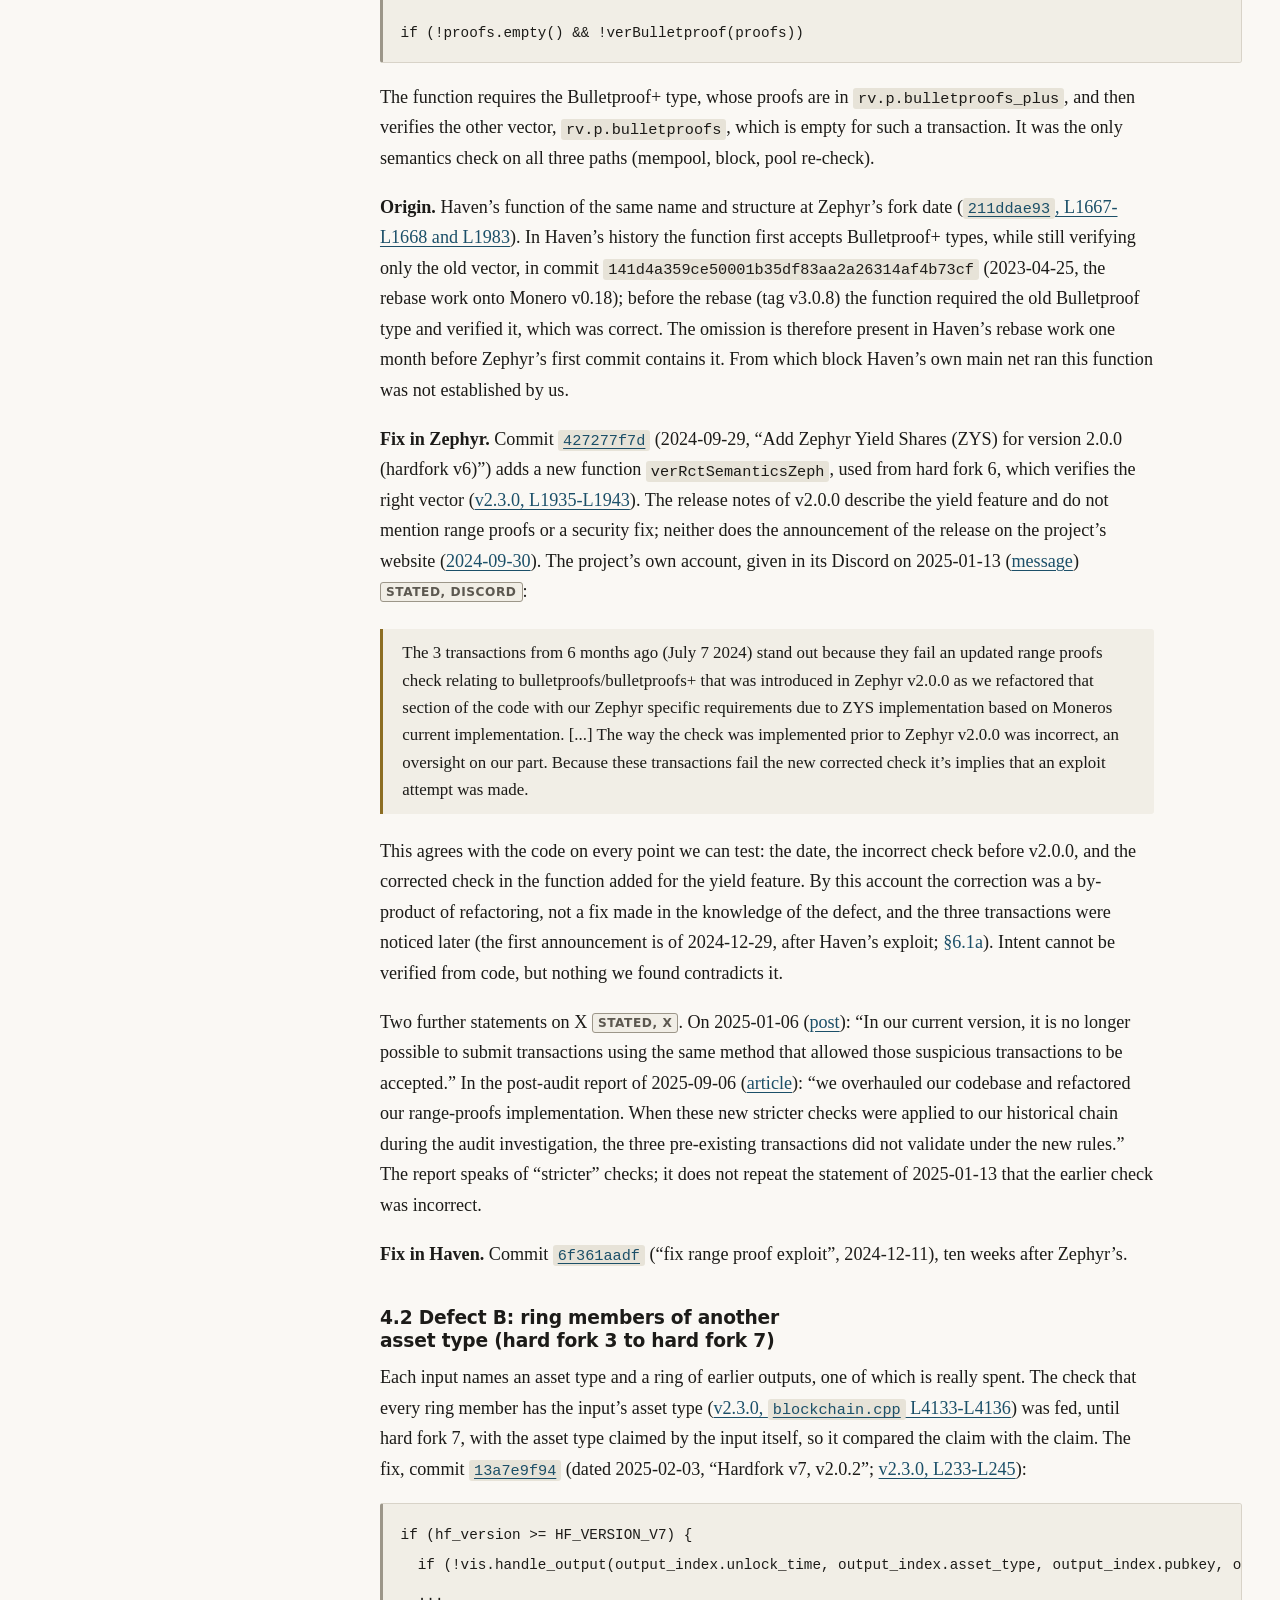
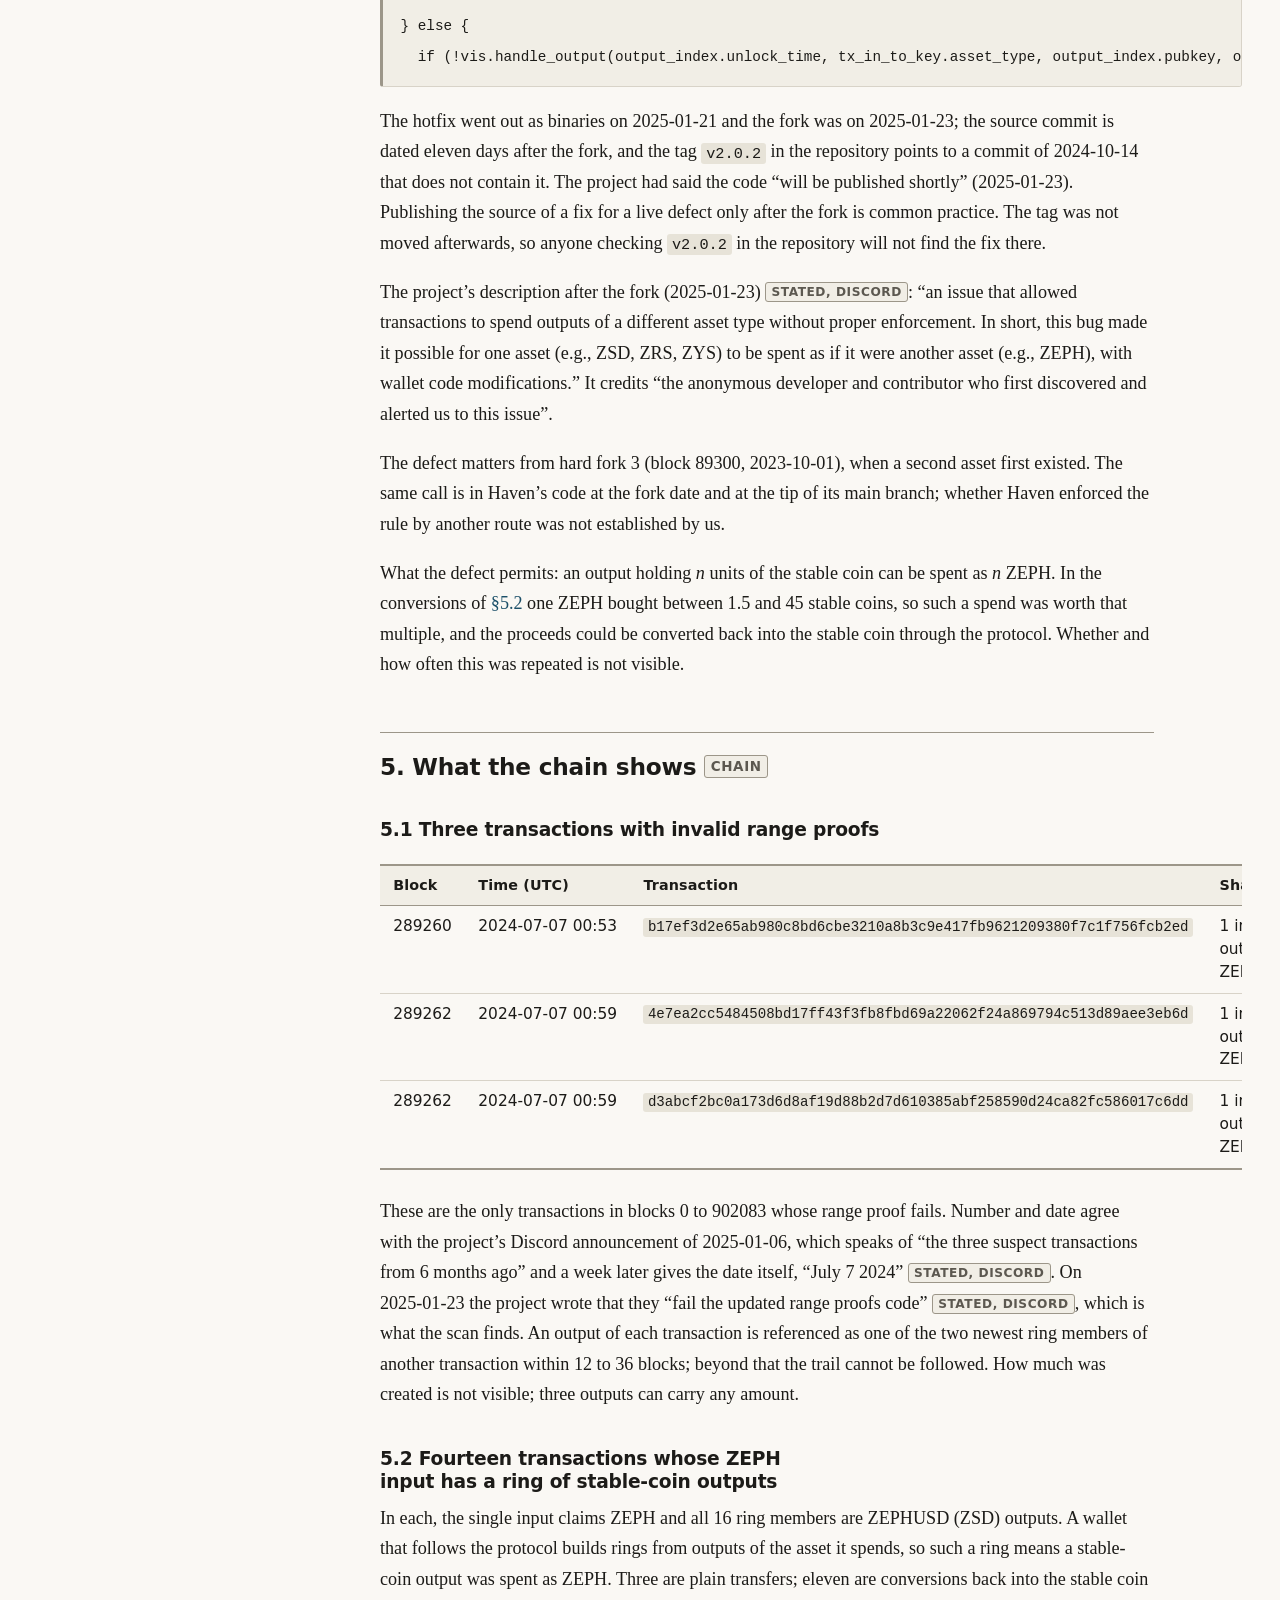
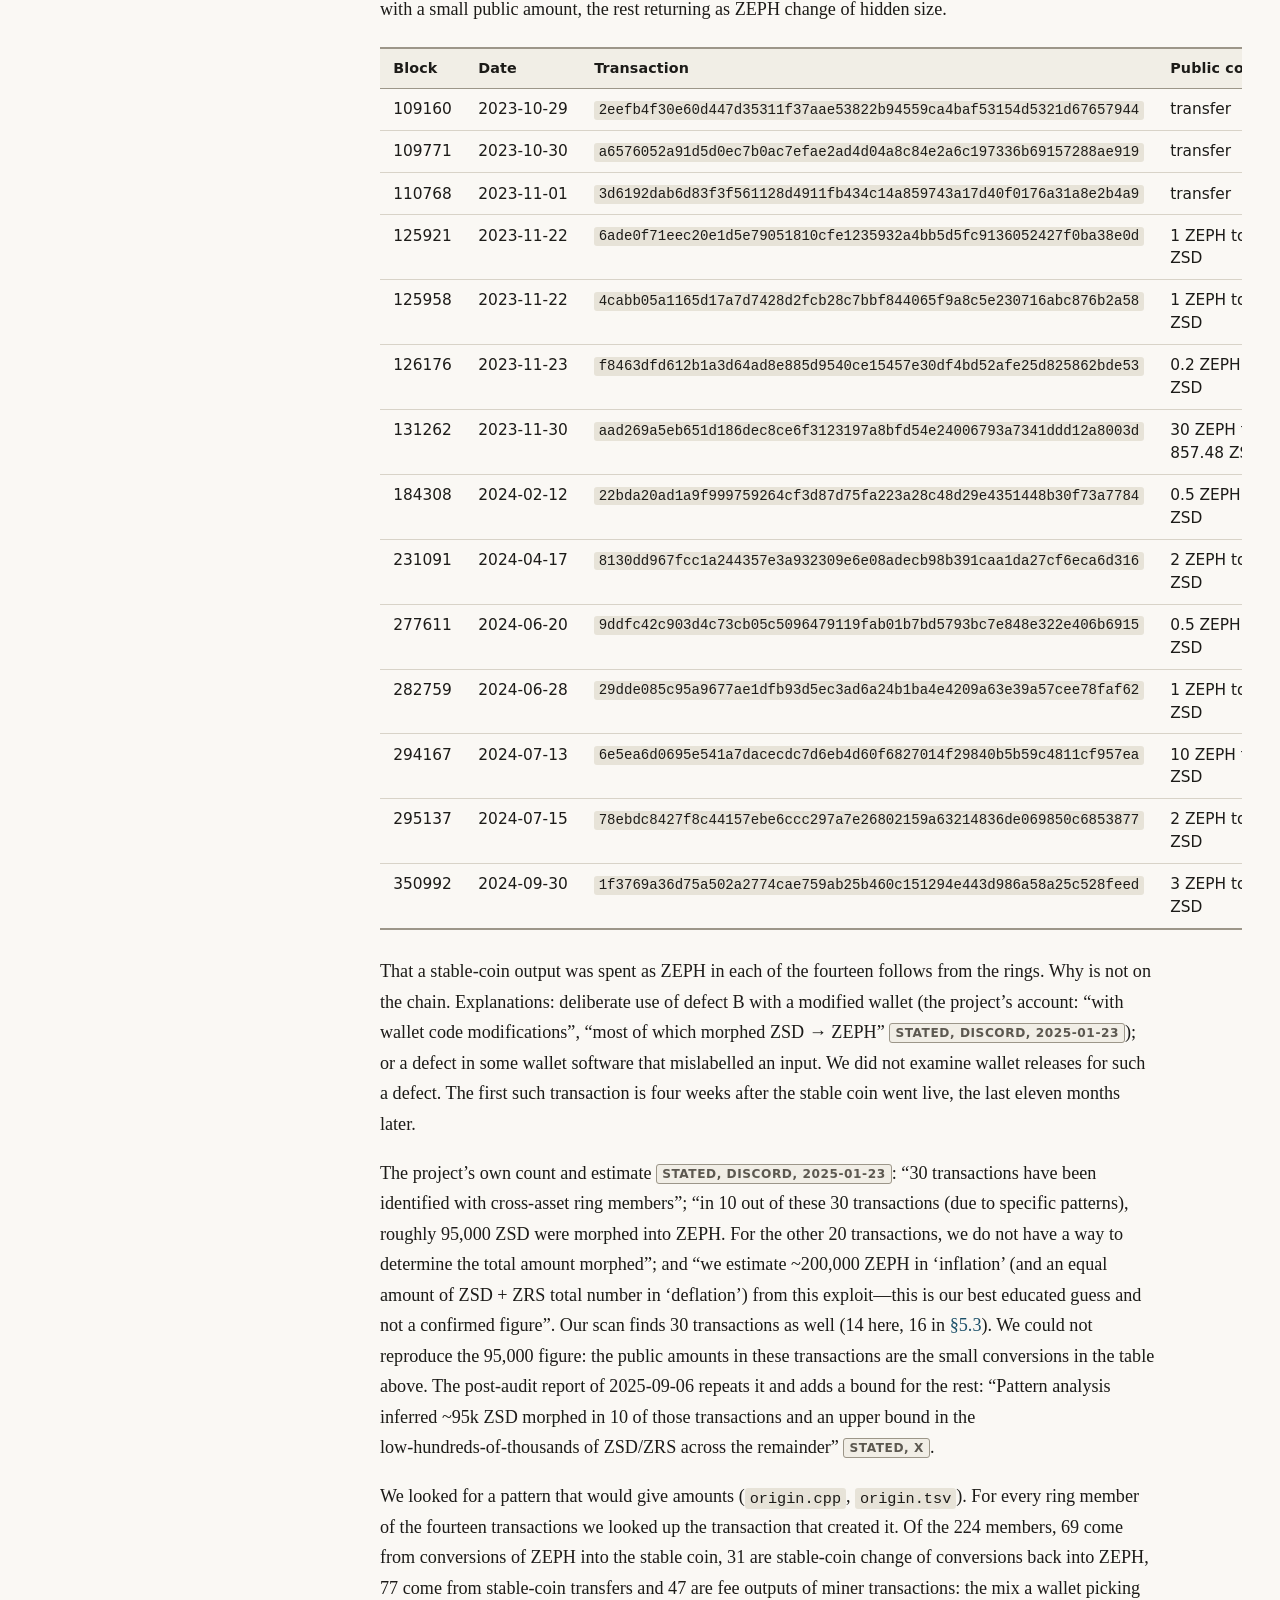
<file: docs/full.html>
<!doctype html>
<html lang="en">
<head>
<meta charset="utf-8">
<meta name="viewport" content="width=device-width, initial-scale=1">
<title>Is Zephyr’s supply right? Full report</title>
<meta name="description" content="A review of the Zephyr Protocol supply after the 2025 chain audit: what the public code and the public chain show.">
<meta name="referrer" content="no-referrer">
<link rel="stylesheet" href="style.css">
</head>
<body class="full">
<a class="skip" href="#content">Skip to the text</a>
<header class="site">
<a class="name" href="index.html">Zephyr supply review</a>
<nav aria-label="Pages"><a href="index.html">Summary</a><a href="full.html" aria-current="page">Full report</a><a href="verify.html">Check it yourself</a><a href="https://github.com/loki-notfound/zephyr-supply-review">Repository</a></nav>
</header>
<div class="layout">
<aside>
<details class="toc"><summary>On this page</summary><p class="part">Part 1 · Question and findings</p><ol><li><a href="#s1">1. The question and the answer</a></li><li><a href="#s1a">1a. Evidence register</a></li><li><a href="#s1b">1b. What this report does not establish</a></li></ol><p class="part">Part 2 · Method and origin</p><ol><li><a href="#s2">2. Method and limits</a></li><li><a href="#s3">3. Where the code comes from</a></li></ol><p class="part">Part 3 · The defects and the chain</p><ol><li><a href="#s4">4. The two defects</a><ol><li><a href="#s4-1">4.1 Defect A: range proofs not verified (launch to hard fork 6)</a></li><li><a href="#s4-2">4.2 Defect B: ring members of another asset type (hard fork 3 to hard fork 7)</a></li></ol></li><li><a href="#s5">5. What the chain shows</a><ol><li><a href="#s5-1">5.1 Three transactions with invalid range proofs</a></li><li><a href="#s5-2">5.2 Fourteen transactions whose ZEPH input has a ring of stable-coin outputs</a></li><li><a href="#s5-3">5.3 Sixteen transactions with one or two foreign ring members</a></li><li><a href="#s5-4">5.4 Controls: the whole chain re-checked</a></li></ol></li></ol><p class="part">Part 4 · The audit and the supply</p><ol><li><a href="#s6">6. The audit and the supply</a><ol><li><a href="#s6-1">6.1 Timeline</a></li><li><a href="#s6-1a">6.1a What the project said before the audit</a></li><li><a href="#s6-2">6.2 How the audit worked</a></li><li><a href="#s6-3">6.3 Reconciliation of ZEPH</a></li><li><a href="#s6-3a">6.3a The reserve and the other assets, rebuilt from genesis</a></li><li><a href="#s6-4">6.4 The one-time mint</a></li><li><a href="#s6-5">6.5 The other assets</a></li></ol></li></ol><p class="part">Part 5 · Context and handling</p><ol><li><a href="#s7">7. Haven, where the code came from</a></li><li><a href="#s8">8. How the incident was handled</a></li><li><a href="#s9">9. State of the code on 2026-11-14</a></li></ol><p class="part">Part 6 · Reproduction and sources</p><ol><li><a href="#s10">10. Reproducing this report</a></li><li><a href="#s11">11. Sources</a></li></ol></details>
<nav class="toc" aria-label="On this page"><p class="label">On this page</p><p class="part">Part 1 · Question and findings</p><ol><li><a href="#s1">1. The question and the answer</a></li><li><a href="#s1a">1a. Evidence register</a></li><li><a href="#s1b">1b. What this report does not establish</a></li></ol><p class="part">Part 2 · Method and origin</p><ol><li><a href="#s2">2. Method and limits</a></li><li><a href="#s3">3. Where the code comes from</a></li></ol><p class="part">Part 3 · The defects and the chain</p><ol><li><a href="#s4">4. The two defects</a><ol><li><a href="#s4-1">4.1 Defect A: range proofs not verified (launch to hard fork 6)</a></li><li><a href="#s4-2">4.2 Defect B: ring members of another asset type (hard fork 3 to hard fork 7)</a></li></ol></li><li><a href="#s5">5. What the chain shows</a><ol><li><a href="#s5-1">5.1 Three transactions with invalid range proofs</a></li><li><a href="#s5-2">5.2 Fourteen transactions whose ZEPH input has a ring of stable-coin outputs</a></li><li><a href="#s5-3">5.3 Sixteen transactions with one or two foreign ring members</a></li><li><a href="#s5-4">5.4 Controls: the whole chain re-checked</a></li></ol></li></ol><p class="part">Part 4 · The audit and the supply</p><ol><li><a href="#s6">6. The audit and the supply</a><ol><li><a href="#s6-1">6.1 Timeline</a></li><li><a href="#s6-1a">6.1a What the project said before the audit</a></li><li><a href="#s6-2">6.2 How the audit worked</a></li><li><a href="#s6-3">6.3 Reconciliation of ZEPH</a></li><li><a href="#s6-3a">6.3a The reserve and the other assets, rebuilt from genesis</a></li><li><a href="#s6-4">6.4 The one-time mint</a></li><li><a href="#s6-5">6.5 The other assets</a></li></ol></li></ol><p class="part">Part 5 · Context and handling</p><ol><li><a href="#s7">7. Haven, where the code came from</a></li><li><a href="#s8">8. How the incident was handled</a></li><li><a href="#s9">9. State of the code on 2026-11-14</a></li></ol><p class="part">Part 6 · Reproduction and sources</p><ol><li><a href="#s10">10. Reproducing this report</a></li><li><a href="#s11">11. Sources</a></li></ol></nav>
</aside>
<main id="content">
<h1>Is Zephyr’s supply right? Full report</h1>
<p><em>Version 1.0, <span class="nb">2026-11-14</span>. The supply incident of 2023 to 2025, its cause, the audit and the chain
since. An independent review, made on the author’s own initiative for the Zephyr community.</em></p>
<p><strong>Rule of this report: nothing is claimed that cannot be checked.</strong> Every finding names its
basis and, where possible, the command or file that reproduces it (<a class="ref" href="#s10">§10</a>, and the evidence
register in <a class="ref" href="#s1a">§1a</a>). Inferences are labelled as inferences. What we could not establish is listed
in <a class="ref" href="#s1b">§1b</a>.</p>
<p>This report separates three kinds of statement and marks each:</p>
<ul>
<li><strong><span class="basis">chain</span></strong> read from a full copy of the Zephyr main chain, or from a synced node, on <span class="nb">2026-11-14</span>;</li>
<li><strong><span class="basis">code</span></strong> read from the public source repositories, with commit and line;</li>
<li><strong><span class="basis">stated</span></strong> said by the project, an exchange or a mining service, quoted from a text we read
in full: release notes, notices and pages on the web, the project’s Discord, read from
transcripts of four of its channels and searches of the rest and cited as <span class="basis">stated, Discord</span>
with the date, and the project’s posts on X, read from transcripts of selected posts and of
searches of the account and cited as <span class="basis">stated, X</span>. All of them are listed in <a class="ref" href="#s11">§11</a>.</li>
</ul>
<p>Nothing in this report rests on a text that was not read in full.</p>
<p>Where the evidence allows more than one explanation, all are given. Times are in UTC where the
source gives one; a commit is dated by its author date in UTC, and a web page that shows only a
date keeps that date (<a class="ref" href="#s11">§11</a>).</p>
<nav class="parts" aria-label="Parts of this report"><section><p class="part">Part 1</p><h3>Question and findings</h3><p>The question, the answer in short, the evidence behind each finding, and what stays open.</p><ul><li><a href="#s1">1. The question and the answer</a></li><li><a href="#s1a">1a. Evidence register</a></li><li><a href="#s1b">1b. What this report does not establish</a></li></ul></section><section><p class="part">Part 2</p><h3>Method and origin</h3><p>How the checks were made, their limits, and where the code comes from.</p><ul><li><a href="#s2">2. Method and limits</a></li><li><a href="#s3">3. Where the code comes from</a></li></ul></section><section><p class="part">Part 3</p><h3>The defects and the chain</h3><p>The two defects in the code and the transactions that used them.</p><ul><li><a href="#s4">4. The two defects</a></li><li><a href="#s5">5. What the chain shows</a></li></ul></section><section><p class="part">Part 4</p><h3>The audit and the supply</h3><p>Timeline, how the audit worked, the reconciliation and the one-time mint.</p><ul><li><a href="#s6">6. The audit and the supply</a></li></ul></section><section><p class="part">Part 5</p><h3>Context and handling</h3><p>Haven, how the incident was handled, and the code today.</p><ul><li><a href="#s7">7. Haven, where the code came from</a></li><li><a href="#s8">8. How the incident was handled</a></li><li><a href="#s9">9. State of the code on 2026-11-14</a></li></ul></section><section><p class="part">Part 6</p><h3>Reproduction and sources</h3><p>The tools, their results, and every text that is quoted.</p><ul><li><a href="#s10">10. Reproducing this report</a></li><li><a href="#s11">11. Sources</a></li></ul></section></nav><h2 id="s1">1. The question and the answer</h2>
<p><strong>The question.</strong> Is the supply of ZEPH right? Taken apart, that is five questions that public
data can answer. This review establishes what happened and what the supply is; it does not judge
who is to blame.</p>
<ol>
<li class="qa"><strong class="q">Can the number the chain shows be relied on?</strong>Yes, as a count, up to block 902083
(<span class="nb">2026-11-07</span>), where our copy of the chain ends. Up to that block
every transaction passes the checks that keep a transaction from creating coins (range proof
and balance, conversion amount, ring signatures), no key image occurs twice, and no block pays
out more than the reward formula and the fees allow (<a class="ref" href="#s5-4">§5.4</a>). The totals of all four assets
agree with the coins generated and the public conversions at both points where they can be
compared, right after the audit and at that last block (<a class="ref" href="#s6-3">§6.3</a>, <a class="ref" href="#s6-3a">§6.3a</a>). What such checks cannot exclude is a flaw in the rules themselves that nobody knows of
(question 5).</li>
<li class="qa"><strong class="q">What went wrong before the audit?</strong>Two defects in consensus code that Zephyr took over
from Haven Protocol (<a class="ref" href="#s3">§3</a>, <a class="ref" href="#s4">§4</a>). Range proofs were not verified until <span class="nb">2024-10-13</span>, so a
transaction could create coins; ring members could be of another asset until <span class="nb">2025-01-23</span>, so
one asset could be spent as another. Both were used: three transactions with invalid range
proofs and fourteen that spent a stable-coin output as ZEPH are on the chain (<a class="ref" href="#s5">§5</a>). Both
defects are closed.</li>
<li class="qa"><strong class="q">What could the audit do, and what could it not?</strong>It made the supply countable for the
first time: every holder moved each asset once with the amount in the open (<a class="ref" href="#s6-2">§6.2</a>). It could
not separate coins that had been emitted from coins that had not, because amounts and
histories are hidden and the chain offers no way to tell them apart. After the audit the
supply table held 2,067,576 ZEPH more than had been emitted: 1,921,650 minted once for an
exchange balance that was not audited in time, and 145,926 inside the audited supply (<a class="ref" href="#s6-3">§6.3</a>,
<a class="ref" href="#s6-4">§6.4</a>). The project announced the mint and how it is offset: it was booked as emission, so
block rewards are about 18 % lower for as long as they follow the emission curve, about ten
more years. By a projection that offsets all but about 124,000 ZEPH of the mint before the
fixed tail reward takes over. The 145,926 are not offset.</li>
<li class="qa"><strong class="q">What stays unknown?</strong>How many coins each defect produced, who made the transactions, and
whether the unaudited exchange balance consisted of emitted coins (<a class="ref" href="#s1b">§1b</a>). On the accounting of
<a class="ref" href="#s6-5">§6.5</a>, defect B can account for at most about 262,688 ZEPH of the excess. For the rest the project’s own report
says: “We were not able to determine if or how much net chain-wide inflation originated from
this vector” <span class="basis">stated, X, <span class="nb">2025-09-06</span></span>.</li>
<li class="qa"><strong class="q">Has anyone outside the project reviewed the node’s code?</strong>Not that we could find. In 2025
the project said no third-party review was planned; the audit by the firm Sherlock that it
commissioned in 2026 covers its EVM bridge, by the scope it published, not the node; in the
project’s words, “Scoped to the EVM bridge only ... Not the L1” (<a class="ref" href="#s8">§8</a>).
This review is not a code audit either: it checks the chain against the rules as they are
written.</li>
</ol>
<p class="inshort"><strong>In short.</strong> Up to the block we checked, the number the chain shows is a sound count. At the
end of the audit (block 536000) it was 2,067,576 ZEPH higher than ordinary emission to that
block: 1,921,650 that the project minted for an exchange balance that was not audited, for the
larger part offset by lower block rewards in the years after, and 145,926 among the audited
coins, which the audit had no way to tell from the rest.</p>
<p><strong>The findings in summary.</strong></p>
<ol>
<li>Zephyr’s multi-asset code was taken from Haven Protocol in May 2023 <span class="basis">code</span>. Two defects in the
consensus rules came with it or were made in adapting it; the project wrote in August 2025
that “both Zephyr exploits were inherited from “audited” Haven code portions” <span class="basis">stated, X</span>:
<ul>
<li><strong>A. Range proofs of transactions were not verified</strong> from the launch (<span class="nb">2023-05-29</span>) until hard
fork 6 (block 360000, <span class="nb">2024-10-13</span>). A range proof is what prevents a transaction from
creating coins. Haven’s fix of <span class="nb">2024-12-11</span>, titled “fix range proof exploit”, adds the
missing verification to the same function. <span class="basis">code, executed test</span></li>
<li><strong>B. Ring members were not required to have the asset type the input claimed</strong> until hard
fork 7 (block 433000, <span class="nb">2025-01-23</span>). An output of one asset could be spent as another asset
with the same amount (“asset morphing”). <span class="basis">code</span></li>
</ul>
</li>
<li>Transactions that only these defects made possible are on the main chain <span class="basis">chain</span>:
<ul>
<li>A: exactly <strong>three</strong> transactions with invalid range proofs were accepted, in blocks 289260
and 289262 (<span class="nb">2024-07-07</span>, six minutes apart). No other transaction up to block 902083 (<a class="ref" href="#s5-4">§5.4</a>) has
an invalid proof. The project itself wrote on <span class="nb">2025-01-23</span> of “three suspect transactions that
fail the updated range proofs code” <span class="basis">stated, Discord</span>.</li>
<li>B: <strong>14</strong> transactions in which an input claiming ZEPH has a ring made up entirely of
stable-coin (ZSD) outputs, from <span class="nb">2023-10-29</span> to <span class="nb">2024-09-30</span>, so that a stable-coin output was
necessarily spent as ZEPH; and <strong>16</strong> further transactions (35 inputs) with one or two ring
members of another asset, which admit two readings, a decoy or a real spend; the rings do
not decide between them (<a class="ref" href="#s5-3">§5.3</a>). Together that is 30
transactions, the number the project gave on <span class="nb">2025-01-23</span> for “transactions ... with
cross-asset ring members” <span class="basis">stated, Discord</span>.
The amounts are hidden by design. The chain does not show how many coins these transactions
created, nor who made them.</li>
</ul>
</li>
<li>The project closed B with a hotfix (v2.0.2), then ran a chain-wide audit (hard forks 8 to 11,
<span class="nb">2025-03-31</span> to <span class="nb">2025-06-15</span>) in which every holder had to move each asset once with a public
amount. Coins not moved became invalid.</li>
<li>Result, reconciled by us against the coins the node recorded as generated <span class="basis">chain, code</span>: after the audit the
node’s supply table records <strong>9,749,946 ZEPH</strong> where <strong>7,682,370</strong> had been emitted:
<strong>2,067,576 more than was emitted</strong>. The project’s own estimate of <span class="nb">2025-06-11</span> is +2,056,803
<span class="basis">stated, Discord</span>.
Of that, <strong>1,921,650 ZEPH</strong> is a one-time mint in block 536000 which the release notes
and the project’s announcements attribute to an exchange balance that was not audited (MEXC)
<span class="basis">stated</span>; <strong>145,926 ZEPH</strong> is
excess inside the audited supply itself (audited coins plus the recorded reserve). Coins
that exist beyond what was generated were not emitted; genuine coins that were never audited reduce
the visible excess, so the amount of non-emitted coins honoured is at least this figure.
The reserve it depends on was rebuilt from genesis and agrees with the node’s record to within
0.001 ZEPH (<a class="ref" href="#s6-3a">§6.3a</a>).</li>
<li>By the project’s estimate the other assets came in 256,634 units short in total (ZSD, ZRS,
ZYS); rebuilt from the chain, 262,688 units are missing (<a class="ref" href="#s6-3a">§6.3a</a>). Defect B turns one unit of
another asset into one ZEPH, so it cannot account for more than about that much of the ZEPH
excess; the project’s own estimate for it is about 200,000.
At least about 1.8 million of the excess is therefore not explained by defect B. Defect A is
the only other known cause, but nothing shows how much the three transactions created (<a class="ref" href="#s6-5">§6.5</a>).
The project’s post-audit report says the same of that cause: “We were not able to determine if
or how much net chain-wide inflation originated from this vector” <span class="basis">stated, X, <span class="nb">2025-09-06</span></span>.</li>
<li>The one-time mint was booked as emission. The parameter that sets the emission curve is
unchanged, so block rewards are about 18 % lower than on the original schedule until the
fixed tail reward is reached <span class="basis">code, chain</span>. By a projection without penalties that offsets
about 1.8 million ZEPH of the mint; about 124,000 of it, and the 145,926, stay above the
original schedule (<a class="ref" href="#s6-4">§6.4</a>). The lower rewards are borne by miners, the reserve share and the
yield share.</li>
<li>Both defects are closed in the current release (v2.3.0, published <span class="nb">2025-06-11</span>). The public
repository’s only branch still ends at the commit of that release (checked <span class="nb">2026-11-14</span>) <span class="basis">code</span>.</li>
</ol>
<h2 id="s1a">1a. Evidence register</h2>
<div class="table"><table>
<thead>
<tr>
<th>#</th>
<th>Finding</th>
<th>Basis</th>
<th>Check it yourself</th>
</tr>
</thead>
<tbody>
<tr>
<td class="nw">1</td>
<td>38 % of the non-Monero lines of Zephyr’s first commit occur verbatim in Haven (1,042 of 2,710)</td>
<td>code comparison</td>
<td><code>heritage.py</code>; <a class="ref" href="#s2">§2</a>; both repositories are public</td>
</tr>
<tr>
<td class="nw">2</td>
<td>The pre-fork-6 function does not verify Bulletproof+ proofs</td>
<td>code, and an executed test</td>
<td><code>gaptest.cpp</code>; the quoted lines in <a class="ref" href="#s4-1">§4.1</a></td>
</tr>
<tr>
<td class="nw">3</td>
<td>The same omission is in Haven’s code of the fork date and first appears there on <span class="nb">2023-04-25</span></td>
<td>code</td>
<td>Haven commits <code>211ddae93</code>, <code>141d4a359</code>, tag v3.0.8</td>
</tr>
<tr>
<td class="nw">4</td>
<td>Until fork 7 the ring-member asset check compared the input’s claim with itself</td>
<td>code</td>
<td>the quoted lines in <a class="ref" href="#s4-2">§4.2</a></td>
</tr>
<tr>
<td class="nw">5</td>
<td>Three accepted transactions have invalid range proofs; none other in blocks 0 to 902083</td>
<td>chain scan</td>
<td><code>chainscan.cpp</code>; ids in <a class="ref" href="#s5-1">§5.1</a>; present on a second node</td>
</tr>
<tr>
<td class="nw">6</td>
<td>Fourteen ZEPH inputs have rings consisting only of ZSD outputs</td>
<td>chain scan; two of them re-checked output by output on a second node</td>
<td><code>chainscan.cpp</code>, <code>ringdetail.tsv</code>; ids in <a class="ref" href="#s5-2">§5.2</a></td>
</tr>
<tr>
<td class="nw">7</td>
<td>Thirty-five further inputs have one or two foreign ring members; in 32 of them no ring member is newer than a few blocks after a hard fork, and in ten of the transactions that holds for every input</td>
<td>chain scan</td>
<td><code>ringdetail.tsv</code>, <code>origin.tsv</code>, <code>ring-ages.tsv</code>; <a class="ref" href="#s5-3">§5.3</a></td>
</tr>
<tr>
<td class="nw">8</td>
<td>15,040 audit transactions; amounts per asset</td>
<td>node RPC</td>
<td><code>audit_sum.py</code></td>
</tr>
<tr>
<td class="nw">9</td>
<td>Emission schedule; one-time mint of 1,921,650 ZEPH in block 536000, booked as emission</td>
<td>code, block 536000, block headers</td>
<td><code>supply.py</code>; <a class="ref" href="#s6-4">§6.4</a></td>
</tr>
<tr>
<td class="nw">10</td>
<td>2,067,576 ZEPH more recorded than emitted at block 536000</td>
<td>derived from 8 and 9, the node’s supply table and its record of coins generated</td>
<td><code>ledger.cpp</code>, <code>supply.py</code></td>
</tr>
<tr>
<td class="nw">11</td>
<td>The reserve counter agrees with a rebuild from genesis to 0.001 ZEPH at each of five points of comparison; 262,688 units of the other assets are missing after the audit</td>
<td>rebuilt from genesis from public conversion amounts</td>
<td><code>ledger.cpp</code>, <code>ledger.tsv</code></td>
</tr>
<tr>
<td class="nw">12</td>
<td>The mint is for MEXC’s unaudited balance; why it was not audited; the balance was checked from the wallet seed and paid out</td>
<td>the project’s statements on Discord and in the release notes; not verifiable on chain</td>
<td><a class="ref" href="#s6-4">§6.4</a></td>
</tr>
<tr>
<td class="nw">13</td>
<td>Both defects are closed in v2.3.0; the public repository has no commit after that release</td>
<td>code</td>
<td><a class="ref" href="#s4">§4</a>, <a class="ref" href="#s9">§9</a></td>
</tr>
<tr>
<td class="nw">14</td>
<td>30 transactions with cross-asset ring members; three that fail the range-proof check</td>
<td>the project’s Discord post of <span class="nb">2025-01-23</span>, independently of our scan</td>
<td><a class="ref" href="#s5">§5</a>, <a class="ref" href="#s11">§11</a></td>
</tr>
<tr>
<td class="nw">15</td>
<td>The project’s own supply figures at height 536010 give the same excess (145,925.75 by both routes) and the same reserve</td>
<td>the project’s Discord announcement of hard fork 11; the node’s record of coins generated</td>
<td><a class="ref" href="#s6-3">§6.3</a>, <a class="ref" href="#s6-3a">§6.3a</a></td>
</tr>
<tr>
<td class="nw">16</td>
<td>Every transaction in blocks 0 to 902083 passes the released code’s semantics, minted-amount and ring-signature checks for its height; no key image occurs twice</td>
<td>re-validation of the whole chain</td>
<td><code>revalidate.cpp</code>, <code>revalidate-stats.tsv</code>, <code>keyimages.cpp</code>, <code>keyimages.tsv</code>; <a class="ref" href="#s5-4">§5.4</a></td>
</tr>
<tr>
<td class="nw">17</td>
<td>Both defects were inherited from Haven code; no third-party review of the code is planned</td>
<td>the project’s AMA article on X of <span class="nb">2025-08-25</span></td>
<td><a class="ref" href="#s3">§3</a>, <a class="ref" href="#s8">§8</a>, <a class="ref" href="#s11">§11</a></td>
</tr>
<tr>
<td class="nw">18</td>
<td>Every block’s miner transaction pays out, per asset, exactly reward minus shares plus fees, and no block’s reward is above the emission formula</td>
<td>re-check of all 902,083 blocks after genesis</td>
<td><code>coinbase.cpp</code>, <code>coinbase.tsv</code>; <a class="ref" href="#s5-4">§5.4</a></td>
</tr>
</tbody>
</table></div>
<h2 id="s1b">1b. What this report does not establish</h2>
<ul>
<li>How many coins the three invalid-proof transactions or the morphing transactions created.</li>
<li>Who made them, and whether one party or several.</li>
<li>Which defect accounts for how much of the excess.</li>
<li>Whether the coins in the unaudited exchange balance had been emitted or not. (Why they were
not audited, how the balance was checked and that it was paid out are stated by the project,
<a class="ref" href="#s6-4">§6.4</a>; we cannot verify those statements on chain.)</li>
<li>Whether the sixteen partial-ring transactions are abuse (<a class="ref" href="#s5-3">§5.3</a>).</li>
<li>The intent behind the correction of defect A in v2.0.0. The project says it was a by-product
of refactoring and that the earlier check was an oversight (<a class="ref" href="#s4-1">§4.1</a>); the code is consistent with
that.</li>
<li>How many genuine coins were lost because their holders did not audit them.</li>
<li>That no third defect existed. Every transaction passes the checks of the released code that we
re-ran (<a class="ref" href="#s5-4">§5.4</a>), but a defect in those checks themselves, as A and B were, would not show that
way, and not every consensus rule was re-run (<a class="ref" href="#s2">§2</a>).</li>
<li>What the project said on Medium, or in the parts of its website, its Discord and its X account
we did not read (<a class="ref" href="#s11">§11</a>). None of that is used here.</li>
</ul>
<h2 id="s2">2. Method and limits</h2>
<p>This review was made with AI assistance (Claude Fable 5.2, Anthropic); the
<a href="verify.html#how-this-was-made">README</a> says how. The programs and their results are published so
that no finding depends on trusting the author or the model.</p>
<p><strong>Sources.</strong> The repositories <code>ZephyrProtocol/zephyr</code> (tag v2.3.0, <code>67c5f53b</code>),
<code>haven-protocol-org/haven-main</code> (tip of the main branch <code>70d01079</code>, <span class="nb">2024-12-11</span>), the release notes of all
Zephyr releases (GitHub API), Zephyr’s whitepaper, a full Zephyr chain database synced from
genesis, and a second, separately synced node for RPC queries and cross-checks.</p>
<p>The node that synced the database was built from the zephyr-backports fork, tag <code>v2.3.0-sec.2</code>
(https://github.com/zephyr-backports/zephyr): v2.3.0 with security fixes taken over from Monero
(memory safety, denial of service, dependency updates). These fixes do not change which blocks or
transactions are valid. That the database holds the
same chain as the original software was checked directly: its block hashes at heights 289262,
360000, 433000, 481500, 536000 and at its last block, 902083
(<code>c2e6d09f5eeb37453fe34a1245fc6bb92a137441375256acf120da8ef1338eba</code>), are identical to those of a
separately synced node running the official v2.3.0 binary. A block hash commits to every earlier
block and every transaction in them, so the two chains are identical up to that block. The scan
programs were built against the libraries of an unmodified v2.3.0 build. Anyone can repeat the
scan on a database synced with the stock release and compare the hash above first.</p>
<p><strong>Code comparison.</strong> A script (<code>heritage.py</code>) takes the lines that Zephyr’s first own commit adds
to the C and C++ sources, collapses whitespace, leaves out lines shorter than 25 characters,
comment lines and lines that already occur in the commit’s parent (Monero), and counts how many of
the rest occur anywhere in Haven’s sources of the same day (<code>211ddae93</code>).</p>
<p><strong>Executed test of defect A.</strong> A program linked against the libraries built from v2.3.0 takes a
real transfer from block 300002, calls both verification functions, flips one bit in the range
proof and calls them again:</p>
<pre><code>height 300002 hf 5 tx 4f9693d5b598435f33f00b15ba62c3a433caae2c9108dd73d994bf6161504e89 outputs 2
original proof : bulletproof_plus_VERIFY=1  verRctSemanticsSimple(pre-HF6 path)=1  verRctSemanticsZeph(HF6+ path)=1
corrupted proof: bulletproof_plus_VERIFY=0  verRctSemanticsSimple(pre-HF6 path)=1  verRctSemanticsZeph(HF6+ path)=0
</code></pre>
<p><strong>Chain scan.</strong> A read-only program walks every block, parses every non-coinbase transaction
and (1) looks up, for each ring member of each input, the asset type stored with that output and
compares it with the asset type the input claims; (2) verifies the Bulletproof+ range proofs with
the library’s own verifier. Below block 435000, the scan’s first range boundary after hard
fork 7 (block 433000): 837,680 transactions,
4,842,712 inputs, 77,483,392 ring members, 837,680 proofs. The rest of the chain is scanned as a
control (<a class="ref" href="#s5-4">§5.4</a>). The asset type of a ring member is the one the node stored when the output was
created; for two of the fourteen full-ring transactions all sixteen members were looked up again
on the second node through the transactions that created them, with the same result.</p>
<p><strong>Re-validation.</strong> A second read-only program re-runs, for every non-coinbase transaction, the
checks the released code applies at the transaction’s height: the semantics check
(<code>verRctSemanticsSimple</code> below hard fork 6, <code>verRctSemanticsZeph</code> from it; for conversions with
the pricing record of the block the transaction names), the minted amount of conversions below
hard fork 6 (<code>validateMintedAmount</code>), and the ring signatures and commitments
(<code>verRctNonSemanticsSimple</code>) with the rings read from the chain. A transaction that fails the
semantics check under its block’s fork version is tried once more under the previous version and
would be reported with a note, and so would a minted amount that passes only under the previous
version; no such case occurred. Key images and miner transactions have their own checks, below.
Not re-checked at all: unlock times and the minimum age of spent outputs, the validity of the
pricing record a conversion names, the reserve-ratio conditions under which conversions are
allowed, and the restriction of transaction types during the audit forks.</p>
<p><strong>Key images.</strong> A further program collects the key image of every input on the chain and reports
any that occurs twice. A key image is derived from the output that is spent, whatever asset the
input claims, so a second spend of one output would show up.</p>
<p><strong>Miner payouts.</strong> A third read-only program applies the rule of the node’s
<code>validate_miner_transaction</code> to the miner transaction of every block after genesis: its outputs
in the base coin must equal the block’s reward minus the reserve share and the yield share, plus
the fees paid in the base coin (plus the one-time amount in block 536000), and its outputs in any
other asset must equal the fees paid in that asset. The reward of a block is taken from the
node’s counter of coins generated and is held against the node’s reward formula without a
block-weight penalty, which is the most a block may be given. The program checks amounts per
asset; it does not check who receives them (the governance share and its key) or unlock times.</p>
<p><strong>Origin of ring members.</strong> For the 49 flagged inputs a fourth program looks up, for every ring
member, the transaction that created it, its kind and its public amounts (<a class="ref" href="#s5-2">§5.2</a>, <a class="ref" href="#s5-3">§5.3</a>).</p>
<p><strong>Supply.</strong> The emission schedule was recomputed from <code>get_block_reward</code> (cap 2^64 − 1 atomic
units, genesis reward 500,000 ZEPH, then (cap − generated) &gt;&gt; 20 per block), and compared with
the coins generated per block as the node stored them (<a class="ref" href="#s6-3a">§6.3a</a>). The reconciliation of <a class="ref" href="#s6-3">§6.3</a> uses
the database (to block 902083); the one later figure in <a class="ref" href="#s6-4">§6.4</a> comes from a node’s
<code>get_circulating_supply</code> at height 907724 (<code>supply.txt</code>). All 15,040 transactions of blocks
481500 to 535999 were read and their public <code>amount_burnt</code> / <code>amount_minted</code> summed per asset
(<code>audit-transactions.tsv</code>, <code>audit-summary.txt</code>).</p>
<p><strong>Limits.</strong></p>
<ul>
<li>Amounts in transactions are hidden. The scan shows <em>that</em> a defect was used and <em>when</em>, never
<em>how much</em>.</li>
<li>The real spend inside a ring cannot be identified. Where only some ring members have a foreign
asset type, neither a spend through defect B nor a harmless decoy is proven (<a class="ref" href="#s5-3">§5.3</a>).</li>
<li>A scan can only find forms of abuse it looks for. The chain scan checks the two known defects.
The re-validation shows that every transaction passes the checks as they are coded, which a
transaction exploiting a defect in the checks themselves, as A and B were, passes as well.
Neither is a proof that no third defect existed.</li>
<li>Of the project’s posts on X and of its website we read what is listed in <a class="ref" href="#s11">§11</a>. Its articles on
Medium were not read and are not used.</li>
<li>No historical supply table is stored. The reserve and the asset totals at earlier heights were
rebuilt from genesis (<a class="ref" href="#s6-3a">§6.3a</a>) and agree with every figure they can be compared with.</li>
</ul>
<h2 id="s3">3. Where the code comes from <span class="basis">code</span></h2>
<div class="table"><table>
<thead>
<tr>
<th>Layer</th>
<th>Origin</th>
</tr>
</thead>
<tbody>
<tr>
<td>Base</td>
<td>Monero master up to <span class="nb">2024-03-12</span> (replayed by Zephyr; last shared commit <code>a2e8d1d42</code>, <span class="nb">2023-04-26</span>)</td>
</tr>
<tr>
<td>Multi-asset mechanics</td>
<td>Haven Protocol, <code>haven-main</code> as of <span class="nb">2023-05-26</span> (v3.1.9e, <code>211ddae93</code>), a development branch rebased onto Monero v0.18.1.2; Haven’s own hard-fork table has its next main-net forks on <span class="nb">2023-08-29</span></td>
</tr>
<tr>
<td>Stable-coin rules</td>
<td>Zephyr’s own code after the Djed design (reserve ratio 4.0 to 8.0, spot and moving-average price)</td>
</tr>
</tbody>
</table></div>
<p>Of the substantive, non-Monero lines that Zephyr’s first own commit
<a href="https://github.com/ZephyrProtocol/zephyr/commit/1f3b2f496cc4fe195e45112e4147e59de85fc963"><code>1f3b2f496</code></a>
(“init Zephyr code”, <span class="nb">2023-05-26</span>) adds to the sources, 38 % occur verbatim in Haven (1,042 of
2,710 lines in 85 files; <code>rctSigs.cpp</code> 54 %, <code>blockchain.cpp</code> 41 %, <code>db_lmdb.cpp</code> 83 %;
<code>heritage.py</code>); renamed identifiers do not
match, so the real share is higher. Five files still carry Haven’s copyright notice. Zephyr went
live three days later (genesis <span class="nb">2023-05-29</span>).</p>
<p>The project has said so itself. Asked in its community AMA whether there would be a third-party
review of the code, it answered (<a href="https://x.com/zephyr_org/status/1960023215444488459">article of 2025-08-25</a>)
<span class="basis">stated, X</span>: “Frankly, we did place trust the Haven audits and that turned out to be a massive
mistake for us; both Zephyr exploits were inherited from “audited” Haven code portions - No
Zephyr specific implementations/code (Djed &amp; ZYS etc) has ever been exploited”. For the two
defects of <a class="ref" href="#s4">§4</a> the code shows the same.</p>
<h2 id="s4">4. The two defects</h2>
<h3 id="s4-1">4.1 Defect A: range proofs not verified (launch to hard fork 6)</h3>
<p>A range proof shows that a hidden amount is not negative. Without it, a transaction can have one
output of a huge amount and one of a “negative” amount that cancel in the balance check.</p>
<p>Zephyr’s verification function, as launched
(<a href="https://github.com/ZephyrProtocol/zephyr/blob/1f3b2f496cc4fe195e45112e4147e59de85fc963/src/ringct/rctSigs.cpp#L1645-L1652"><code>1f3b2f496</code>, <code>rctSigs.cpp</code> L1645-L1652</a>)
and unchanged in v2.3.0 for blocks below hard fork 6
(<a href="https://github.com/ZephyrProtocol/zephyr/blob/v2.3.0/src/ringct/rctSigs.cpp#L1763-L1770">v2.3.0, L1588-L1590 and L1763-L1770</a>):</p>
<pre><code class="language-cpp">const bool bulletproof_plus = is_rct_bulletproof_plus(rv.type);
CHECK_AND_ASSERT_MES(bulletproof_plus, false, &quot;Only bulletproofs supported for Stablero&quot;);
CHECK_AND_ASSERT_MES(rv.outPk.size() == n_bulletproof_plus_amounts(rv.p.bulletproofs_plus), false, &quot;Mismatched sizes of outPk and bulletproofs_plus&quot;);
...
for (size_t i = 0; i &lt; rv.p.bulletproofs.size(); i++)
  proofs.push_back(&amp;rv.p.bulletproofs[i]);

if (!proofs.empty() &amp;&amp; !verBulletproof(proofs))
</code></pre>
<p>The function requires the Bulletproof+ type, whose proofs are in <code>rv.p.bulletproofs_plus</code>, and
then verifies the other vector, <code>rv.p.bulletproofs</code>, which is empty for such a transaction. It was
the only semantics check on all three paths (mempool, block, pool re-check).</p>
<p><strong>Origin.</strong> Haven’s function of the same name and structure at Zephyr’s fork date
(<a href="https://github.com/haven-protocol-org/haven-main/blob/211ddae93e545d7bea4c0985c0ce457d80f176ab/src/ringct/rctSigs.cpp#L1983"><code>211ddae93</code>, L1667-L1668 and L1983</a>).
In Haven’s history the function first accepts Bulletproof+ types, while still verifying only the
old vector, in commit <code>141d4a359ce50001b35df83aa2a26314af4b73cf</code> (<span class="nb">2023-04-25</span>, the rebase work onto
Monero v0.18); before the rebase (tag v3.0.8) the function required the old Bulletproof type and
verified it, which was correct. The omission is therefore present in Haven’s rebase work one month before Zephyr’s first commit
contains it. From which block Haven’s own main net ran this function was not established by us.</p>
<p><strong>Fix in Zephyr.</strong> Commit
<a href="https://github.com/ZephyrProtocol/zephyr/commit/427277f7df11ead579f4f3a50ee9f0bee3d218db"><code>427277f7d</code></a>
(<span class="nb">2024-09-29</span>, “Add Zephyr Yield Shares (ZYS) for version 2.0.0 (hardfork v6)”) adds a new function
<code>verRctSemanticsZeph</code>, used from hard fork 6, which verifies the right vector
(<a href="https://github.com/ZephyrProtocol/zephyr/blob/v2.3.0/src/ringct/rctSigs.cpp#L1935-L1943">v2.3.0, L1935-L1943</a>).
The release notes of v2.0.0 describe the yield feature and do not mention range proofs or a
security fix; neither does the announcement of the release on the project’s website
(<a href="https://zephyrprotocol.com/blog/2024-09-30-Zephyr-Protocol-v2-0-0-ZSD-Yield-Hardfork-Annoucement">2024-09-30</a>). The project’s own account, given in its Discord on <span class="nb">2025-01-13</span>
(<a href="https://discord.com/channels/1112605073948819559/1112605075416817686/1328217871263731722">message</a>) <span class="basis">stated, Discord</span>:</p>
<blockquote>
<p>The 3 transactions from 6 months ago (July 7 2024) stand out because they fail an updated range
proofs check relating to bulletproofs/bulletproofs+ that was introduced in Zephyr v2.0.0 as we
refactored that section of the code with our Zephyr specific requirements due to ZYS
implementation based on Moneros current implementation. [...] The way the check was implemented
prior to Zephyr v2.0.0 was incorrect, an oversight on our part. Because these transactions fail
the new corrected check it’s implies that an exploit attempt was made.</p>
</blockquote>
<p>This agrees with the code on every point we can test: the date, the incorrect check before
v2.0.0, and the corrected check in the function added for the yield feature. By this account the
correction was a by-product of refactoring, not a fix made in the knowledge of the defect, and
the three transactions were noticed later (the first announcement is of <span class="nb">2024-12-29</span>, after Haven’s
exploit; <a class="ref" href="#s6-1a">§6.1a</a>). Intent cannot be verified from code, but nothing we found contradicts it.</p>
<p>Two further statements on X <span class="basis">stated, X</span>. On <span class="nb">2025-01-06</span>
(<a href="https://x.com/zephyr_org/status/1876209588460249297">post</a>): “In our current version, it is no longer possible to
submit transactions using the same method that allowed those suspicious transactions to be
accepted.” In the post-audit report of <span class="nb">2025-09-06</span>
(<a href="https://x.com/zephyr_org/status/1964371016303407282">article</a>): “we overhauled our codebase and refactored our
range-proofs implementation. When these new stricter checks were applied to our historical chain
during the audit investigation, the three pre-existing transactions did not validate under the
new rules.” The report speaks of “stricter” checks; it does not repeat the statement of
<span class="nb">2025-01-13</span> that the earlier check was incorrect.</p>
<p><strong>Fix in Haven.</strong> Commit
<a href="https://github.com/haven-protocol-org/haven-main/commit/6f361aadf3f6b4f0307dc79bb2f2b7a938bce22a"><code>6f361aadf</code></a>
(“fix range proof exploit”, <span class="nb">2024-12-11</span>), ten weeks after Zephyr’s.</p>
<h3 id="s4-2">4.2 Defect B: ring members of another asset type (hard fork 3 to hard fork 7)</h3>
<p>Each input names an asset type and a ring of earlier outputs, one of which is really spent. The
check that every ring member has the input’s asset type
(<a href="https://github.com/ZephyrProtocol/zephyr/blob/v2.3.0/src/cryptonote_core/blockchain.cpp#L4133-L4136">v2.3.0, <code>blockchain.cpp</code> L4133-L4136</a>)
was fed, until hard fork 7, with the asset type claimed by the input itself, so it compared the
claim with the claim. The fix, commit
<a href="https://github.com/ZephyrProtocol/zephyr/commit/13a7e9f94ba96a1f322986634ac5115f603e7458"><code>13a7e9f94</code></a>
(dated <span class="nb">2025-02-03</span>, “Hardfork v7, v2.0.2”; <a href="https://github.com/ZephyrProtocol/zephyr/blob/v2.3.0/src/cryptonote_core/blockchain.cpp#L233-L245">v2.3.0, L233-L245</a>):</p>
<pre><code class="language-cpp">if (hf_version &gt;= HF_VERSION_V7) {
  if (!vis.handle_output(output_index.unlock_time, output_index.asset_type, output_index.pubkey, output_index.commitment))
  ...
} else {
  if (!vis.handle_output(output_index.unlock_time, tx_in_to_key.asset_type, output_index.pubkey, output_index.commitment))
</code></pre>
<p>The hotfix went out as binaries on <span class="nb">2025-01-21</span> and the fork was on <span class="nb">2025-01-23</span>; the source commit is
dated eleven days after the fork, and the tag <code>v2.0.2</code> in the repository points to a commit of
<span class="nb">2024-10-14</span> that does not contain it. The project had said the code “will be published shortly”
(<span class="nb">2025-01-23</span>). Publishing the source of a fix for a live defect only after the fork is common
practice. The tag was not moved afterwards, so anyone checking <code>v2.0.2</code> in the repository will
not find the fix there.</p>
<p>The project’s description after the fork (<span class="nb">2025-01-23</span>) <span class="basis">stated, Discord</span>: “an issue that allowed
transactions to spend outputs of a different asset type without proper enforcement. In short,
this bug made it possible for one asset (e.g., ZSD, ZRS, ZYS) to be spent as if it were another
asset (e.g., ZEPH), with wallet code modifications.” It credits “the anonymous developer and
contributor who first discovered and alerted us to this issue”.</p>
<p>The defect matters from hard fork 3 (block 89300, <span class="nb">2023-10-01</span>), when a second asset first
existed. The same call is in Haven’s code at the fork date and at the tip of its main branch; whether Haven
enforced the rule by another route was not established by us.</p>
<p>What the defect permits: an output holding <em>n</em> units of the stable coin can be spent as <em>n</em>
ZEPH. In the conversions of <a class="ref" href="#s5-2">§5.2</a> one ZEPH bought between 1.5 and 45 stable coins, so such a
spend was worth that multiple, and the proceeds could be converted back into the stable coin
through the protocol. Whether and how often this was repeated is not visible.</p>
<h2 id="s5">5. What the chain shows <span class="basis">chain</span></h2>
<h3 id="s5-1">5.1 Three transactions with invalid range proofs</h3>
<div class="table"><table>
<thead>
<tr>
<th>Block</th>
<th>Time (UTC)</th>
<th>Transaction</th>
<th>Shape</th>
</tr>
</thead>
<tbody>
<tr>
<td class="nw">289260</td>
<td class="nw"><span class="nb">2024-07-07</span> 00:53</td>
<td><code>b17ef3d2e65ab980c8bd6cbe3210a8b3c9e417fb9621209380f7c1f756fcb2ed</code></td>
<td>1 input, 2 outputs, ZEPH</td>
</tr>
<tr>
<td class="nw">289262</td>
<td class="nw"><span class="nb">2024-07-07</span> 00:59</td>
<td><code>4e7ea2cc5484508bd17ff43f3fb8fbd69a22062f24a869794c513d89aee3eb6d</code></td>
<td>1 input, 2 outputs, ZEPH</td>
</tr>
<tr>
<td class="nw">289262</td>
<td class="nw"><span class="nb">2024-07-07</span> 00:59</td>
<td><code>d3abcf2bc0a173d6d8af19d88b2d7d610385abf258590d24ca82fc586017c6dd</code></td>
<td>1 input, 2 outputs, ZEPH</td>
</tr>
</tbody>
</table></div>
<p>These are the only transactions in blocks 0 to 902083 whose range proof fails. Number and date agree
with the project’s Discord announcement of <span class="nb">2025-01-06</span>, which speaks of “the three suspect
transactions from 6 months ago” and a week later gives the date itself, “July 7 2024” <span class="basis">stated,
Discord</span>. On <span class="nb">2025-01-23</span> the project wrote that they “fail the updated range
proofs code” <span class="basis">stated, Discord</span>, which is what the scan finds. An output of each transaction is referenced as one of the two newest ring members of another
transaction within 12 to 36 blocks; beyond that the trail cannot be followed. How much was created
is not visible; three outputs can carry any amount.</p>
<h3 id="s5-2">5.2 Fourteen transactions whose ZEPH input has a ring of stable-coin outputs</h3>
<p>In each, the single input claims ZEPH and all 16 ring members are ZEPHUSD (ZSD) outputs. A wallet
that follows the protocol builds rings from outputs of the asset it spends, so such a ring means
a stable-coin output was spent as ZEPH. Three are plain transfers; eleven are conversions back
into the stable coin with a small public amount, the rest returning as ZEPH change of hidden size.</p>
<div class="table"><table>
<thead>
<tr>
<th>Block</th>
<th>Date</th>
<th>Transaction</th>
<th>Public conversion</th>
</tr>
</thead>
<tbody>
<tr>
<td class="nw">109160</td>
<td class="nw"><span class="nb">2023-10-29</span></td>
<td><code>2eefb4f30e60d447d35311f37aae53822b94559ca4baf53154d5321d67657944</code></td>
<td>transfer</td>
</tr>
<tr>
<td class="nw">109771</td>
<td class="nw"><span class="nb">2023-10-30</span></td>
<td><code>a6576052a91d5d0ec7b0ac7efae2ad4d04a8c84e2a6c197336b69157288ae919</code></td>
<td>transfer</td>
</tr>
<tr>
<td class="nw">110768</td>
<td class="nw"><span class="nb">2023-11-01</span></td>
<td><code>3d6192dab6d83f3f561128d4911fb434c14a859743a17d40f0176a31a8e2b4a9</code></td>
<td>transfer</td>
</tr>
<tr>
<td class="nw">125921</td>
<td class="nw"><span class="nb">2023-11-22</span></td>
<td><code>6ade0f71eec20e1d5e79051810cfe1235932a4bb5d5fc9136052427f0ba38e0d</code></td>
<td>1 ZEPH to 41.86 ZSD</td>
</tr>
<tr>
<td class="nw">125958</td>
<td class="nw"><span class="nb">2023-11-22</span></td>
<td><code>4cabb05a1165d17a7d7428d2fcb28c7bbf844065f9a8c5e230716abc876b2a58</code></td>
<td>1 ZEPH to 42.41 ZSD</td>
</tr>
<tr>
<td class="nw">126176</td>
<td class="nw"><span class="nb">2023-11-23</span></td>
<td><code>f8463dfd612b1a3d64ad8e885d9540ce15457e30df4bd52afe25d825862bde53</code></td>
<td>0.2 ZEPH to 9.04 ZSD</td>
</tr>
<tr>
<td class="nw">131262</td>
<td class="nw"><span class="nb">2023-11-30</span></td>
<td><code>aad269a5eb651d186dec8ce6f3123197a8bfd54e24006793a7341ddd12a8003d</code></td>
<td>30 ZEPH to 857.48 ZSD</td>
</tr>
<tr>
<td class="nw">184308</td>
<td class="nw"><span class="nb">2024-02-12</span></td>
<td><code>22bda20ad1a9f999759264cf3d87d75fa223a28c48d29e4351448b30f73a7784</code></td>
<td>0.5 ZEPH to 8.84 ZSD</td>
</tr>
<tr>
<td class="nw">231091</td>
<td class="nw"><span class="nb">2024-04-17</span></td>
<td><code>8130dd967fcc1a244357e3a932309e6e08adecb98b391caa1da27cf6eca6d316</code></td>
<td>2 ZEPH to 19.60 ZSD</td>
</tr>
<tr>
<td class="nw">277611</td>
<td class="nw"><span class="nb">2024-06-20</span></td>
<td><code>9ddfc42c903d4c73cb05c5096479119fab01b7bd5793bc7e848e322e406b6915</code></td>
<td>0.5 ZEPH to 1.32 ZSD</td>
</tr>
<tr>
<td class="nw">282759</td>
<td class="nw"><span class="nb">2024-06-28</span></td>
<td><code>29dde085c95a9677ae1dfb93d5ec3ad6a24b1ba4e4209a63e39a57cee78faf62</code></td>
<td>1 ZEPH to 3.83 ZSD</td>
</tr>
<tr>
<td class="nw">294167</td>
<td class="nw"><span class="nb">2024-07-13</span></td>
<td><code>6e5ea6d0695e541a7dacecdc7d6eb4d60f6827014f29840b5b59c4811cf957ea</code></td>
<td>10 ZEPH to 27.99 ZSD</td>
</tr>
<tr>
<td class="nw">295137</td>
<td class="nw"><span class="nb">2024-07-15</span></td>
<td><code>78ebdc8427f8c44157ebe6ccc297a7e26802159a63214836de069850c6853877</code></td>
<td>2 ZEPH to 6.04 ZSD</td>
</tr>
<tr>
<td class="nw">350992</td>
<td class="nw"><span class="nb">2024-09-30</span></td>
<td><code>1f3769a36d75a502a2774cae759ab25b460c151294e443d986a58a25c528feed</code></td>
<td>3 ZEPH to 4.56 ZSD</td>
</tr>
</tbody>
</table></div>
<p>That a stable-coin output was spent as ZEPH in each of the fourteen follows from the rings.
Why is not on the chain. Explanations: deliberate use of defect B with a modified wallet (the
project’s account: “with wallet code modifications”, “most of which morphed ZSD → ZEPH”
<span class="basis">stated, Discord, <span class="nb">2025-01-23</span></span>);
or a defect in some wallet software that mislabelled an input. We did not examine wallet
releases for such a defect. The first such transaction is four weeks after the stable coin went
live, the last eleven months later.</p>
<p>The project’s own count and estimate <span class="basis">stated, Discord, <span class="nb">2025-01-23</span></span>: “30 transactions have been
identified with cross-asset ring members”; “in 10 out of these 30 transactions (due to specific
patterns), roughly 95,000 ZSD were morphed into ZEPH. For the other 20 transactions, we do not
have a way to determine the total amount morphed”; and “we estimate ~200,000 ZEPH in ‘inflation’
(and an equal amount of ZSD + ZRS total number in ‘deflation’) from this exploit—this is our best
educated guess and not a confirmed figure”. Our scan finds 30 transactions as well (14 here, 16
in <a class="ref" href="#s5-3">§5.3</a>). We could not reproduce the 95,000 figure: the public amounts in these transactions are
the small conversions in the table above. The post-audit report of <span class="nb">2025-09-06</span> repeats it and adds
a bound for the rest: “Pattern analysis inferred ~95k ZSD morphed in 10 of those transactions and
an upper bound in the low‑hundreds‑of‑thousands of ZSD/ZRS across the remainder” <span class="basis">stated, X</span>.</p>
<p>We looked for a pattern that would give amounts (<code>origin.cpp</code>, <code>origin.tsv</code>). For every ring
member of the fourteen transactions we looked up the transaction that created it. Of the 224
members, 69 come from conversions of ZEPH into the stable coin, 31 are stable-coin change of
conversions back into ZEPH, 77 come from stable-coin transfers and 47 are fee outputs of miner
transactions: the mix a wallet picking stable-coin decoys produces. A conversion states the
amount it mints in the open, but each of these 100 conversions has two stable-coin outputs, so
the amount of a single ring member is not public even there, and which member was spent is not
visible. Three members were created by another of the fourteen: the ring of <code>4cabb05a…</code> (block
125958) contains a stable-coin output of <code>6ade0f71…</code> (block 125921), and the ring of <code>78ebdc84…</code>
(block 295137) contains both stable-coin outputs of <code>6e5ea6d0…</code> (block 294167). That ties these
transactions to each other; it does not give an amount. The developer’s figure rests on
reasoning or data we do not have.</p>
<h3 id="s5-3">5.3 Sixteen transactions with one or two foreign ring members</h3>
<p>35 inputs in 16 transactions have a ring of the claimed asset with one (30 inputs) or two (5
inputs) members of another asset: 27 inputs with reserve-coin (ZRS) members in ZEPH rings, 5 with
ZSD members, 1 with both, 1 with a yield-coin member, and 1 ZSD input with a ZEPH member. In
every case the foreign member is among the four newest of the ring, and it was created either in
the first six blocks after a hard fork (89302 to 89306 after fork 3; 360002 to 360005 after
fork 6) or 12 to 54 blocks before the spending transaction. One transaction (block 91669,
<code>1975764671c5565220dd8764af9a3ecfab23cacd5f512b349a17bb6c665e30d6</code>, 38 inputs) has such a member
in 13 inputs, all created in blocks 89302 to 89305.</p>
<p>Looked at as whole rings (<code>origin.tsv</code>, <code>ring-ages.tsv</code>), these inputs fall into three groups:</p>
<ul>
<li><strong>29 inputs in 10 transactions, after hard fork 3.</strong> The foreign member was created in blocks
89302 to 89306, and no member of any of these rings is newer than block 89321. Yet the
transactions are in blocks 89697 to 113049, that is 397 to 23,749 blocks after the fork. The
same holds for the other 43 inputs of these ten transactions, which have no foreign member:
their rings, too, end by block 89321. A wallet normally takes most decoys from the most recent
blocks; here every ring of the transaction was drawn from outputs that end a few blocks after
the fork, which is where the first outputs of the new assets are.</li>
<li><strong>3 inputs in 3 transactions, after hard fork 6</strong> (blocks 361396, 361463 and 362266). The
foreign member, created in blocks 360002 to 360005, is the newest member of its ring. Two of
these transactions have a second input, and its ring is an ordinary recent one (newest members
in blocks 361447 and 362250).</li>
<li><strong>3 inputs in 3 transactions</strong> (blocks 116489, 119074 and 353852). The ring is an ordinary
recent one and the foreign member is its newest, created 54, 25 and 12 blocks earlier: twice a
ZSD member in a ZEPH ring, once a ZEPH member in a ZSD ring.</li>
</ul>
<p>Two readings:</p>
<ul>
<li><strong>Decoys picked across assets</strong>, with no gain to anyone. In the first group nothing sets the
flagged inputs apart from the other inputs of the same transactions except the foreign member
itself: all 72 rings were drawn from the same bounded set of outputs, whose newest end holds
the first reserve-coin and stable-coin outputs. We did not establish which software builds
such rings. The wallet has selected decoys by asset type since commit <code>6e98722af</code>
(<span class="nb">2023-08-11</span>), before hard fork 3, and the mechanism that Monero’s wallet has for bounding
decoys at a fork is not active in Zephyr’s source (its fork height is set to 99999999).</li>
<li><strong>Real spends through defect B.</strong> A ring can be built at will, so this cannot be excluded for
any of the sixteen, and it had a motive: in the conversions that created these reserve-coin
outputs, right after the fork, one ZEPH bought two reserve coins, so spending such an output
as ZEPH would have doubled it. In the second and third group the foreign member is the newest
of its ring, the position a real spend often has; that is a heuristic, not proof. The project
reports “fewer transactions involving ZRS → ZEPH” <span class="basis">stated, Discord, <span class="nb">2025-01-23</span></span>.</li>
</ul>
<p>The ring ages show that the ten transactions of the first group share one way of selecting ring
members. They do not tell a foreign decoy from a foreign real spend: a list of outputs that was
cached at the fork, a transaction prepared then and sent later, a fault in a wallet’s indexing
and a deliberately built ring would all look the same. Neither reading is proven for any of the
sixteen, and this report does not prefer one. The list is in the evidence files.</p>
<h3 id="s5-4">5.4 Controls: the whole chain re-checked</h3>
<p>The whole database was scanned: blocks 0 to 902083 (the copy ends on <span class="nb">2026-11-07</span>), 1,265,146
transactions, 8,028,931 inputs, 128,462,896 ring members, 1,265,146 range proofs checked, no
parse errors. Findings in total: the 3 failing proofs of <a class="ref" href="#s5-1">§5.1</a> and the 49 inputs of <a class="ref" href="#s5-2">§5.2</a> and <a class="ref" href="#s5-3">§5.3</a>,
nothing else. The last transaction with a foreign ring member is in block 362266; from hard
fork 7 (block 433000) on there is none (427,466 transactions from block 435000 on alone), and
none of the 604,107 proofs from hard fork 6 on fails. The
two rules are enforced by consensus from those forks on, so this part checks the scanner, not
the chain.</p>
<p>The re-validation (<a class="ref" href="#s2">§2</a>) covered the same 1,265,146 transactions, 33,504 of them conversions
(12,428 below hard fork 6). None fails the semantics check, the minted-amount check or the
ring-signature check of its height, none passes only under the rules of the previous fork, and
none could not be parsed or typed. Every transaction on the chain, the 33 of <a class="ref" href="#s5-1">§5.1</a> to <a class="ref" href="#s5-3">§5.3</a>
included, therefore passes these checks as the released code applies them at its height: those
33 were accepted because of what the checks did not cover, not because a check was bypassed. For these checks it also follows that no earlier version of the
software accepted a transaction that v2.3.0 would refuse.</p>
<p>The key images of all 8,028,931 inputs are distinct (<code>keyimages.cpp</code>, <a class="ref" href="#s2">§2</a>): no output was spent
twice, under one asset name or under two.</p>
<p>The miner transactions were checked separately (<code>coinbase.cpp</code>, <a class="ref" href="#s2">§2</a>). In each of the 902,083
blocks after genesis the outputs equal, to the atomic unit and per asset, the block’s reward
minus the reserve and yield shares plus the fees; block 536000 carries the one-time 1,921,650
ZEPH on top. No block’s reward is above the emission formula; 5,412 blocks have a lower one,
which is what the block-weight penalty does. So no block paid out more than reward and fees
allow.</p>
<p>What these controls leave out is listed in <a class="ref" href="#s2">§2</a>. They show that the chain follows the rules as
they are coded for the things that decide how many coins exist; they are not a replay of every
consensus rule.</p>
<h2 id="s6">6. The audit and the supply</h2>
<h3 id="s6-1">6.1 Timeline</h3>
<div class="table"><table>
<thead>
<tr>
<th>Date</th>
<th>Event</th>
<th>Basis</th>
</tr>
</thead>
<tbody>
<tr>
<td class="nw"><span class="nb">2023-05-26</span> / 05-29</td>
<td>First Zephyr commit with Haven’s asset code; genesis</td>
<td>code, chain</td>
</tr>
<tr>
<td class="nw"><span class="nb">2023-10-01</span></td>
<td>Hard fork 3: stable coin and reserve coin go live</td>
<td>chain</td>
</tr>
<tr>
<td class="nw"><span class="nb">2023-10-29</span></td>
<td>First full-ring ZSD-as-ZEPH transaction</td>
<td>chain</td>
</tr>
<tr>
<td class="nw"><span class="nb">2024-06-19</span></td>
<td>v1.1.0: sync stall at block 274662 fixed; reserve counter set by hand (<a class="ref" href="#s6-3a">§6.3a</a>)</td>
<td>release notes, code</td>
</tr>
<tr>
<td class="nw"><span class="nb">2024-07-07</span></td>
<td>Three transactions with invalid range proofs</td>
<td>chain</td>
</tr>
<tr>
<td class="nw"><span class="nb">2024-09-30</span></td>
<td>Last full-ring ZSD-as-ZEPH transaction</td>
<td>chain</td>
</tr>
<tr>
<td class="nw"><span class="nb">2024-10-13</span></td>
<td>Hard fork 6 (v2.0.0): range proofs verified again, as a by-product of the yield feature by the project’s later account</td>
<td>code, release notes, Discord</td>
</tr>
<tr>
<td class="nw"><span class="nb">2024-11-19</span></td>
<td>Haven starts its own supply audit (its hard fork 25)</td>
<td>Haven code</td>
</tr>
<tr>
<td class="nw"><span class="nb">2024-12-11</span></td>
<td>Haven’s repository: commit “fix range proof exploit”, merged into the main branch the same day; no branch of that repository has a later commit</td>
<td>Haven code</td>
</tr>
<tr>
<td class="nw"><span class="nb">2024-12-29</span></td>
<td>Zephyr announces on Discord that it has identified three transactions “that align with suspicious activity”, refers to “the invalid range-proof issue that affected 50 Haven transactions”, and says this “does not mean Zephyr was successfully exploited” (<a class="ref" href="#s6-1a">§6.1a</a>)</td>
<td>Discord</td>
</tr>
<tr>
<td class="nw"><span class="nb">2025-01-02</span></td>
<td>Zephyr’s year review: “Work is underway to faciltiate conducting a comprehensive chain audit”; expected to take “the next four weeks, plus adequete time to allow everyone to particupate”</td>
<td>Discord</td>
</tr>
<tr>
<td class="nw"><span class="nb">2025-01-06</span> / 07</td>
<td>Zephyr announces on Discord that it has asked all exchanges to disable ZEPH deposits until a chain audit is done, because of “the three suspect transactions from 6 months ago” (<a class="ref" href="#s6-1a">§6.1a</a>). A mining service reports deposits blocked at MEXC, XeggeX, CoinEx, NonKYC and TradeOgre</td>
<td>Discord; Kryptex notice of <span class="nb">2025-01-07</span></td>
</tr>
<tr>
<td class="nw"><span class="nb">2025-01-13</span></td>
<td>Project explains the three transactions: they “fail an updated range proofs check ... introduced in Zephyr v2.0.0”; the earlier check “was incorrect, an oversight on our part” (<a class="ref" href="#s4-1">§4.1</a>)</td>
<td>Discord, general channel</td>
</tr>
<tr>
<td class="nw"><span class="nb">2025-01-20</span></td>
<td>Project: “MEXC did give me a range ... its 2-3M”</td>
<td>Discord, general channel</td>
</tr>
<tr>
<td class="nw"><span class="nb">2025-01-21</span></td>
<td>v2.0.2 announced: “An issue was uncovered that necessitates this pre-emptive fork ahead of the audit update”; fork set less than 40 hours ahead</td>
<td>Discord; release notes</td>
</tr>
<tr>
<td class="nw"><span class="nb">2025-01-22</span></td>
<td>MEXC: “As requested by the ZEPHYR (ZEPH) project team, MEXC suspended deposits of ZEPH”</td>
<td>MEXC announcement</td>
</tr>
<tr>
<td class="nw"><span class="nb">2025-01-23</span></td>
<td>Hard fork 7. Post-fork update: defect B described, credited to an anonymous developer; 30 transactions; estimate of about 200,000 ZEPH; “distinct from the ‘range proofs’ issue ... which involves three suspect transactions that fail the updated range proofs code”</td>
<td>Discord; code</td>
</tr>
<tr>
<td class="nw"><span class="nb">2025-02-19</span></td>
<td>Audit fork announced for <span class="nb">2025-03-31</span>; the hotfix “has ultimately set us back”</td>
<td>Discord</td>
</tr>
<tr>
<td class="nw"><span class="nb">2025-03-31</span></td>
<td>Hard fork 8: only audit transactions; full resync required</td>
<td>release notes, chain</td>
</tr>
<tr>
<td class="nw"><span class="nb">2025-05-07</span></td>
<td>Hard fork 9: all transactions paused. Project: most exchanges have finished, “MEXC has yet to audit all of their coins”; estimated supply “~9.5M” against “the ~7.4M we would have had if it had not been for any exploit(s)”</td>
<td>chain; Discord</td>
</tr>
<tr>
<td class="nw"><span class="nb">2025-05-09</span></td>
<td>Extension announced: “MEXC has the largest wallet ... and the coins that are contained in their wallet are user funds”. Published table (day 37): 7,296,446 ZEPH audited including 2,187,899 in the reserve, against 7,395,570 reported</td>
<td>Discord</td>
</tr>
<tr>
<td class="nw"><span class="nb">2025-05-11</span></td>
<td>Hard fork 10: audit window reopened “to ensure that critical services and partners ... have been able to get all of their assets audited”</td>
<td>release notes</td>
</tr>
<tr>
<td class="nw"><span class="nb">2025-05-14</span></td>
<td>MEXC: “Due to the hard fork of ZEPHYR (ZEPH), MEXC suspended ZEPH deposits and withdrawals”</td>
<td>MEXC announcement</td>
</tr>
<tr>
<td class="nw"><span class="nb">2025-05-21</span></td>
<td>Project: MEXC has “been running the <code>audit_all</code> command for over 24 hours”; “some limitation in their server environment”. Last resort named: “to simply mint the coins they can’t audit in the next update and send them to MEXC”</td>
<td>Discord, minor-announcements</td>
</tr>
<tr>
<td class="nw"><span class="nb">2025-05-27</span></td>
<td>Project: “we are going to have to move to the last resort option of minting them their difference in the next hardfork”</td>
<td>Discord, minor-announcements</td>
</tr>
<tr>
<td class="nw"><span class="nb">2025-06-01</span></td>
<td>Project: agreement with MEXC on the mint; “They have strict OpSec restrictions which has caused issues with them not being able to ... complete their audit”</td>
<td>Discord, minor-announcements</td>
</tr>
<tr>
<td class="nw"><span class="nb">2025-06-11</span></td>
<td>v2.3.0 announced: “a mint for their unauditable balance (1,921,650 ZEPH)”; estimated change against the reported supply ZEPH +2,056,803, ZSD −106,320.68, ZRS −146,210.32, ZYS −4,103.28; “we are adjusting our emission schedule to reflect this” so that “the 18.4M Max supply of ZEPH (before tail emission) remains”</td>
<td>Discord; release notes</td>
</tr>
<tr>
<td class="nw"><span class="nb">2025-06-15</span></td>
<td>Hard fork 11 (v2.3.0): normal operation; old asset types invalid; one-time mint. Project publishes <code>supply_info</code> at height 536010</td>
<td>chain; Discord</td>
</tr>
<tr>
<td class="nw"><span class="nb">2025-06-15</span></td>
<td>Project on X: “$ZEPH was underreported by +2.39M, bringing total circulating supply to 9.75M” (<a class="ref" href="#s6-3">§6.3</a>)</td>
<td>X</td>
</tr>
<tr>
<td class="nw"><span class="nb">2025-06-16</span></td>
<td>“Working with MEXC to get them online ASAP! Other exchanges should be online.”</td>
<td>Discord</td>
</tr>
<tr>
<td class="nw"><span class="nb">2025-06-17</span></td>
<td>Project: “I received their exchange wallet seed to confirm the balance. I have now done so and paid them to their new exchange wallet.” Screenshot of the wallet: “Balance: 1921649.728246938366 ... ZEPH (unaudited)”</td>
<td>Discord, minor-announcements</td>
</tr>
<tr>
<td class="nw"><span class="nb">2025-07-28</span></td>
<td>Project’s overview article: “an inflation of ~2.39M $ZEPH compared to the expected emission schedule” (<a class="ref" href="#s6-3">§6.3</a>)</td>
<td>X</td>
</tr>
<tr>
<td class="nw"><span class="nb">2025-08-25</span></td>
<td>Project’s AMA article: no third-party review planned; “both Zephyr exploits were inherited from “audited” Haven code portions” (<a class="ref" href="#s3">§3</a>, <a class="ref" href="#s8">§8</a>)</td>
<td>X</td>
</tr>
<tr>
<td><span class="nb">2025-08-27</span> / <span class="nb">2025-09-06</span></td>
<td>Project’s post-audit report, on its website as “Zephyr Audit – Postmortem” and ten days later on X (<a class="ref" href="#s4-1">§4.1</a>, <a class="ref" href="#s5-2">§5.2</a>, <a class="ref" href="#s6-5">§6.5</a>, <a class="ref" href="#s8">§8</a>)</td>
<td>website; X</td>
</tr>
<tr>
<td><span class="nb">2026-07-14</span> / <span class="nb">2026-08-10</span></td>
<td>Project selects the firm Sherlock for an external audit of its EVM bridge; first round reported complete (<a class="ref" href="#s8">§8</a>)</td>
<td>Discord</td>
</tr>
</tbody>
</table></div>
<p>Normal transfers were not possible for 54,500 blocks, about eleven weeks. The post-audit report
dates hard fork 10 to “May 9, 2025” and has hard fork 11 “activated at block 536,000” on “Jun 11,
2025”; those are the days of the announcements. On the chain the two forks are on <span class="nb">2025-05-11</span> and
<span class="nb">2025-06-15</span>, and the project’s own post of <span class="nb">2025-06-11</span> says “approx. June 15” <span class="basis">stated, X</span>.</p>
<p>Two more points where later summaries by the project differ from its own record, noted for
readers who compare sources. The post-audit report’s timeline has exchanges asked to disable
deposits on <span class="nb">2024-12-29</span>; the announcements of that request, on Discord and on X, are of
<span class="nb">2025-01-06</span>. On <span class="nb">2026-04-13</span> the project wrote “We disclosed the morphing bug publicly in Dec 2024”
(<a href="https://x.com/zephyr_org/status/2043732782224957593">reply</a>) <span class="basis">stated, X</span>; the announcement of
<span class="nb">2024-12-29</span> concerns the three range-proof transactions and does not mention ring members, and
defect B was announced on <span class="nb">2025-01-23</span>, two days after the hotfix release (<a class="ref" href="#s6-1a">§6.1a</a>).</p>
<h3 id="s6-1a">6.1a What the project said before the audit <span class="basis">stated, Discord</span></h3>
<p>All texts were posted in the project’s Discord announcements channel by the account “fennzar”.</p>
<p><span class="nb">2024-12-29</span> (<a href="https://discord.com/channels/1112605073948819559/1112605856488493176/1322858944879792189">message</a>):</p>
<blockquote>
<p>We’ve identified three transactions in Zephyr that align with suspicious activity also confirmed
by @Kayaba. This does not mean Zephyr was successfully exploited. There’s still much we simply
don’t—and in some cases can’t—know, such as:</p>
<ul>
<li>The specific exploit methods or their outcomes.</li>
<li>Whether the invalid range-proof issue that affected 50 Haven transactions is exactly the same
in kind as what occurred with the 3 transactions on Zephyr.</li>
</ul>
<p>[...] If a major exploit had truly succeeded on Zephyr, we would almost certainly see
catastrophic effects: A price crash to $0. Unexpected amounts in exchange books or balances.
Breakdowns in our stablecoin mechanics (ZEPH Reserve drained etc). None of these signs have
appeared [...]</p>
<p>Moreover, our protocol relies on differing mechanics (namely DJED) and was written by the Zephyr
team—it diverges significantly from Haven’s implementation.</p>
</blockquote>
<p>and in its second part (<a href="https://discord.com/channels/1112605073948819559/1112605856488493176/1322858954241478678">message</a>):</p>
<blockquote>
<p>Even though a large-scale exploit seems unlikely, we’re still treating this with due caution.
[...] If significant unauthorized minting of ZEPH or other assets did occur (which we do not
believe is the case), we have options to address and rectify it.</p>
</blockquote>
<p><span class="nb">2025-01-06</span>, “ZEPH Exchange Deposits Disabled &amp; Upcoming Chain Audit” (<a href="https://discord.com/channels/1112605073948819559/1112605856488493176/1325691467523686452">message</a>):</p>
<blockquote>
<p>we simply can’t <em>definitively</em> rule out any possibilities of the result of the three suspect
transactions from 6 months ago - until a final resolution and result is determined by the Audit
process.</p>
<p>As it stands, especially by the effect of exchanges disabling their deposits, we can know that
it is NOT possible that millions of excess ZEPH has been sold off on exchanges and thus in the
hands of legitimate users. [...] As it stands, only 30% of ZEPH is in the reserve which is very
much in line with what we would expect [...]</p>
<p>In addition, we know from exchanges that their wallet balances are expected and reasonable, all
totaling to well under our reported supply of 6.4M - as well as their books, trading activity
etc.</p>
</blockquote>
<p>and in its second part (<a href="https://discord.com/channels/1112605073948819559/1112605856488493176/1325691481251512331">message</a>):</p>
<blockquote>
<p>Best case scenario: Whatever was attempted was not successful, and no unauthorized ZEPH was
minted and thus sold off on exchanges.</p>
<p>Worse case scenario: The transactions did result in unauthorized ZEPH minting, and a necessarily
limited amount of ZEPH has been slowly sold off over the last 6 months, that has flown “under
the radar”, now in legitimate users hands. With the exchanges disabling deposits, this flow has
been stopped but there will be an inflationary effect post audit. Any large amounts audited will
need to be investigated and if we believe that any amounts were a direct result of the 3
transactions, we will effectively blacklist them.</p>
<p>[...] Coins not audited will be rendered null and void. Exchanges will participate and therefore
coins you have on exchanges will be audited for you.</p>
</blockquote>
<p>On X the project posted on the same subject that day
(<a href="https://x.com/zephyr_org/status/1876209588460249297">2025-01-06</a>) <span class="basis">stated, X</span>, more directly on two points: “the
evidence suggests that these transactions could have led to the unauthorized minting of
additional ZEPH”, and “The audit will have to be comprehensive and impossible amounts will be
blacklisted. Post-audit, any coins not audited will be null and void.”</p>
<p>How this relates to what we measured:</p>
<ul>
<li>The question the project left open on <span class="nb">2024-12-29</span> can be answered from public data: the three
transactions of <span class="nb">2024-07-07</span> have range proofs that do not verify, and the function that
validated them did not check range proofs (<a class="ref" href="#s4-1">§4.1</a>, <a class="ref" href="#s5-1">§5.1</a>). That is the same omission, in the same
function, as in Haven’s code.</li>
<li>That the protocol “was written by the Zephyr team” and “diverges significantly from Haven’s
implementation” holds for the Djed rules. It does not hold for the transaction verification concerned: that function is in
Zephyr’s first commit in Haven’s form (<a class="ref" href="#s3">§3</a>, <a class="ref" href="#s4-1">§4.1</a>). Eight months later the project wrote that
both exploits “were inherited from “audited” Haven code portions” (<a class="ref" href="#s3">§3</a>) <span class="basis">stated, X</span>.</li>
<li>The announcement of <span class="nb">2024-12-29</span> does not mention ring members or asset types. Defect B was
announced separately on <span class="nb">2025-01-23</span> as “distinct from the ‘range proofs’ issue”.</li>
<li>The announcement of <span class="nb">2025-01-06</span> foresaw a blacklist for amounts traced to the three
transactions. The released code contains none, and none was announced in the channel; whether
any amount was traced is not stated in what we read.</li>
<li>The “reported supply of 6.4M” equals the coins generated by that date (6,431,888 ZEPH through block
420759). The supply the project reported before the audit was therefore the
schedule, not a count of coins; no such count existed (<a class="ref" href="#s6-3">§6.3</a>).</li>
<li>30 % of that is about 1.93 million ZEPH in the reserve; the reserve rebuilt from the chain was
1,890,614 ZEPH at that block (29.4 %). The statement was accurate.</li>
<li>Around the turn of the year the project did not believe significant unauthorized minting had
occurred. Five months later the supply table held 2,067,576 ZEPH more than the schedule, 1,921,650 of it
minted for an exchange balance that had not been audited (<a class="ref" href="#s6-3">§6.3</a>, <a class="ref" href="#s6-4">§6.4</a>). The statement of January
concerns coins sold on exchanges to other users; the later figures do not say where the excess
coins were, so the two are not directly comparable. We record both.</li>
</ul>
<h3 id="s6-2">6.2 How the audit worked <span class="basis">code, chain</span></h3>
<p>Amounts cannot be audited from outside. The audit forks therefore accepted only “audit
transactions”: a holder spends old-type outputs and receives new-type outputs, and the
transaction states the amount in the open (<code>amount_burnt</code> of the old type equals <code>amount_minted</code>
of the new type; this held for all 15,040). The supply tables were rebuilt from these statements.
From hard fork 11 the old asset types are rejected.</p>
<p>This establishes how many coins were <em>presented</em>. It does not establish which of them had been
emitted: a coin that was never emitted and is moved through an audit transaction is an audited
coin. With hidden amounts and histories no audit of this kind can do more.
The project described the result in the same terms when asked how the numbers can be verified
(<a href="https://x.com/zephyr_org/status/1932786647004840331">reply of 2025-06-11</a>) <span class="basis">stated, X</span>: “Only balances that went
through the audit process have been verified and migrated, these are now part of the official
on-chain state. Yes Zephyr uses private transactions, we can’t see individual histories - but we
can define a clear, verified supply moving forward.”</p>
<div class="table"><table>
<thead>
<tr>
<th>Asset (old to new)</th>
<th>Audit transactions</th>
<th>Amount audited</th>
<th>of which in the extension</th>
</tr>
</thead>
<tbody>
<tr>
<td>ZEPH to ZPH</td>
<td class="nw">13,300</td>
<td class="nw">5,164,647.67</td>
<td class="nw">245,009.22</td>
</tr>
<tr>
<td>ZEPHRSV to ZRS</td>
<td class="nw">1,318</td>
<td class="nw">1,023,509.12</td>
<td class="nw">17,781.93</td>
</tr>
<tr>
<td>ZEPHUSD to ZSD</td>
<td class="nw">262</td>
<td class="nw">88,314.92</td>
<td class="nw">908.19</td>
</tr>
<tr>
<td>ZYIELD to ZYS</td>
<td class="nw">160</td>
<td class="nw">185,474.08</td>
<td class="nw">462.58</td>
</tr>
</tbody>
</table></div>
<p>The largest single audit transaction is 323,181 ZEPH; the ten largest are 26.8 % and the hundred
largest 60.3 % of the audited ZEPH (transactions, not holders).</p>
<h3 id="s6-3">6.3 Reconciliation of ZEPH</h3>
<p>Before the audit the chain kept no count of ZEPH in wallets (the old “ZEPH” tally is the
reserve). Since hard fork 8 the node reports a total per asset; the ZEPH total includes the ZEPH
held in the reserve.</p>
<div class="table"><table>
<thead>
<tr>
<th>Figure</th>
<th>ZEPH</th>
<th>Basis</th>
</tr>
</thead>
<tbody>
<tr>
<td>Coins generated through block 481499 (before hard fork 8), as recorded by the node</td>
<td class="nw">7,108,089</td>
<td>chain</td>
</tr>
<tr>
<td>Coins generated through block 536000, without the one-time mint</td>
<td class="nw">7,682,370</td>
<td>chain</td>
</tr>
<tr>
<td>Total ZEPH in the supply table at height 902084</td>
<td class="nw">12,355,841</td>
<td>chain</td>
</tr>
<tr>
<td>minus coins generated in blocks 536001 to 902083</td>
<td>−2,605,896</td>
<td>chain</td>
</tr>
<tr>
<td><strong>Total right after block 536000</strong></td>
<td><strong>9,749,946</strong></td>
<td>derived</td>
</tr>
<tr>
<td><strong>Excess over emission at block 536000</strong></td>
<td><strong>2,067,576</strong></td>
<td>derived</td>
</tr>
<tr>
<td>of which the one-time mint in block 536000</td>
<td class="nw">1,921,650</td>
<td>code, chain</td>
</tr>
<tr>
<td>of which excess inside the audited supply</td>
<td class="nw">145,926</td>
<td>derived</td>
</tr>
<tr>
<td>Reserve at hard fork 8, rebuilt from genesis (<a class="ref" href="#s6-3a">§6.3a</a>)</td>
<td class="nw">2,088,864</td>
<td>chain</td>
</tr>
<tr>
<td>Most that could have been emitted into wallets by hard fork 8 (generated − reserve)</td>
<td class="nw">5,019,225</td>
<td>derived</td>
</tr>
<tr>
<td>Holders’ audit transactions, amounts plus fees</td>
<td class="nw">5,165,151</td>
<td>chain</td>
</tr>
<tr>
<td>Wallet claims honoured (audited 5,164,648 + one-time mint 1,921,650)</td>
<td class="nw">7,086,298</td>
<td>chain</td>
</tr>
</tbody>
</table></div>
<p>All figures in this table come from one database (blocks 0 to 902083). The 145,926 can be reached
two ways with the same result to the last digit shown: total minus coins generated, or audited
amounts plus fees minus what could have been emitted into wallets. The table shows whole ZEPH,
rounded from the exact figures; sums of the rounded entries can differ by one.</p>
<p>What the total right after block 536000 consists of, as a check: 5,164,648 ZEPH from the audit
transactions, 2,289,862 in the reserve, 373,779 paid to miners in blocks 481500 to 535999
(<code>coinbase.tsv</code>), and 1,921,657 paid in block 536000 (the one-time mint and that block’s
reward). Together 9,749,946.</p>
<p><strong>The project’s own figures</strong> <span class="basis">stated, Discord</span>. On <span class="nb">2025-05-07</span>: “we will end with a higher
reported circulating amount than the ~7.4M we would have had if it had not been for any
exploit(s). The estimated circulating supply for ZEPH is going to be ~9.5M”. On <span class="nb">2025-06-11</span>:
estimated new supply 9,706,880 ZEPH, an estimated change of +2,056,803 against the supply then
reported. Our figure at the fork block is 2,067,576.</p>
<p>On X the project gave a larger figure <span class="basis">stated, X</span>. Its thread of <span class="nb">2025-06-15</span>
(<a href="https://x.com/zephyr_org/status/1934252619540664495">post</a>) says “$ZEPH was underreported by +2.39M, bringing total
circulating supply to 9.75M”, with a table: ZEPH reported 7,360,588.16, audited 9,750,021.39,
difference +2,389,433.23; ZSD 473,976.71 and 419,218.23; ZRS 1,166,020.32 and 1,028,603.22; ZYS
189,500.28 and 185,474.35. Its overview article of <span class="nb">2025-07-28</span> speaks of “an inflation of ~2.39M
$ZEPH compared to the expected emission schedule”. The audited figures are those of <code>supply_info</code>
at height 536010 and agree with ours. The base is not the emission at the fork. All four
“reported” figures of that table are those of the project’s own audit-log table of <span class="nb">2025-05-03</span>,
day 32 of the audit (<a href="https://discord.com/channels/1112605073948819559/1359471488364970104/1368212122236096554">message</a>) <span class="basis">stated,
Discord, audit-log-updates</span>, six weeks before hard fork 11. The coins generated through block
536009 are 7,682,445.64 ZEPH without the one-time mint (<a class="ref" href="#s6-3a">§6.3a</a>), 321,857 more than that figure.
So the +2.39 million sets the audited total of June against the reported supply of early May.
Against the coins generated at the fork the excess is 2,067,576; the project’s own estimate of
<span class="nb">2025-06-11</span>, repeated in its post-audit report of <span class="nb">2025-09-06</span> and on <span class="nb">2026-04-13</span>, is +2,056,803.</p>
<p>The tables the project published during the audit count as “audited” the reserve, the audit
transactions and the newly mined coins, and set them against a “reported” figure. On <span class="nb">2025-05-09</span>,
after the first window: 7,296,446 ZEPH audited (of which 2,187,899 in the reserve) against
7,395,570 reported. On <span class="nb">2025-05-16</span>, the last table: 7,439,432 against 7,458,205. Up to then the
audited total was below the reported one. The excess appears only afterwards, with the remaining
audits of the extension and the one-time mint of 1,921,650. The project’s reserve figures in these
tables agree with our rebuild (<a class="ref" href="#s6-3a">§6.3a</a>).</p>
<p><strong>Check against the project’s own figures.</strong> In its Discord announcement of hard fork 11 the
project published the output of the wallet’s <code>supply_info</code> at height 536010: 9,750,021.39 ZEPH in
total, 2,339,897.346230 ZEPH in the reserve and 282,410.979309 ZSD in the yield reserve <span class="basis">stated,
Discord, <span class="nb">2025-06-15</span></span>. The node’s record of coins generated through block 536009 is 9,604,095.64,
so that total is 145,925.75 ZEPH above emission: the figure in the table, from a different height
and a different source. Our rebuilt reserve after block 536009 is 2,339,897.346856 and our rebuilt
yield reserve 282,410.979309 (<a class="ref" href="#s6-3a">§6.3a</a>).</p>
<h3 id="s6-3a">6.3a The reserve and the other assets, rebuilt from genesis <span class="basis">chain</span></h3>
<p>The reserve is a counter kept by the node, and the project set it by hand once (block 274662,
v1.1.0). To test it we rebuilt it from block 0 from public data only: the reserve’s share of
every block reward, plus the ZEPH paid in by every mint conversion, minus the ZEPH paid out by
every redeem conversion (<code>amount_burnt</code> and <code>amount_minted</code> are public in conversions). The same
pass rebuilds the totals of the other assets and reads the coins generated per block as the node
stored them.</p>
<div class="table"><table>
<thead>
<tr>
<th>After block</th>
<th>Rebuilt reserve (ZEPH)</th>
<th>Compared with</th>
<th>Difference</th>
</tr>
</thead>
<tbody>
<tr>
<td class="nw">274661</td>
<td>1,355,089.749101175250</td>
<td>constant in the source for that height, 1,355,089.749101175250</td>
<td>none</td>
</tr>
<tr>
<td class="nw">274662</td>
<td class="nw">1,355,092.382800</td>
<td>value the project set by hand, 1,355,092.382175</td>
<td class="nw">0.000625</td>
</tr>
<tr>
<td class="nw">507999</td>
<td class="nw">2,187,899.36</td>
<td>project’s audit tables, 2,187,899</td>
<td>none at their precision</td>
</tr>
<tr>
<td class="nw">536009</td>
<td class="nw">2,339,897.346856</td>
<td>project’s <code>supply_info</code> at 536010, 2,339,897.346230</td>
<td class="nw">0.000625</td>
</tr>
<tr>
<td class="nw">902083</td>
<td class="nw">4,926,030.856934</td>
<td>node’s reserve at height 902084, 4,926,030.856309</td>
<td class="nw">0.000625</td>
</tr>
</tbody>
</table></div>
<p>The hand-set value differs from the rebuilt one by 0.000625 ZEPH, and the difference is the same
at the two later points of comparison. At every point where the reserve counter can be compared
it agrees with the rebuild to within a thousandth of a ZEPH, and the correction of 2024 set it
to what the public data give. No historical values of the counter are stored, so heights in
between cannot be compared. Through block
481499 the reserve received 1,237,538 ZEPH in block rewards and 4,108,725 ZEPH from mint
conversions, and paid out 3,257,399 ZEPH in redeem conversions; there were 23,076 conversions of
all kinds.</p>
<p>The other assets, rebuilt the same way (conversions and yield rewards), against the figures the
project called “reported” in its audit tables:</p>
<div class="table"><table>
<thead>
<tr>
<th>Asset</th>
<th>Rebuilt</th>
<th>Project’s “reported”</th>
<th>Supply table after the audit (height 536010)</th>
<th>Missing</th>
</tr>
</thead>
<tbody>
<tr>
<td>ZRS (after block 481499)</td>
<td class="nw">1,166,020.32</td>
<td class="nw">1,166,020.32</td>
<td>1,028,603.22 (rebuilt to the same block: 1,171,111.52)</td>
<td class="nw">142,508.30</td>
</tr>
<tr>
<td>ZYS (after block 481499)</td>
<td class="nw">189,500.28</td>
<td class="nw">189,500.28</td>
<td class="nw">185,474.35</td>
<td class="nw">4,025.93</td>
</tr>
<tr>
<td>ZSD (after block 507999)</td>
<td class="nw">475,010.68</td>
<td class="nw">475,010.68</td>
<td>419,218.23 (rebuilt to the same block: 535,371.54)</td>
<td class="nw">116,153.31</td>
</tr>
</tbody>
</table></div>
<p>The “reported” figures are thus what the public conversions add up to, and after the audit
262,688 units of the other assets are missing from the supply table: 116,153 ZSD, 142,508 ZRS and
4,026 ZYS. The yield reserve rebuilt to block 536009 equals the project’s figure to the last
digit. The same three differences stand at the tip of the database (height 902084: 142,508.30
ZRS, 116,153.31 ZSD, 4,025.93 ZYS), so between those two points the node’s totals have moved by
exactly what the public conversions add up to.</p>
<p><strong>Emission.</strong> The coins generated per block were read from the database instead of being
simulated. A simulation without block-weight penalties ends 28.33 ZEPH above the node’s record
at block 902083; 5,412 blocks carry a penalty and no block’s reward is above the formula (<a class="ref" href="#s5-4">§5.4</a>).
The figures in this report use the node’s record.</p>
<p><strong>What the excess means.</strong> The accounting result needs no assumption: at block 536000 the supply
table holds 2,067,576 ZEPH more than ordinary emission to that block, 1,921,650 of it issued by
the one-time mint. What it says about earlier coins rests on the project’s statement that the
mint replaced an existing balance that could not be audited (<a class="ref" href="#s6-4">§6.4</a>). On that statement the figure
is a net one: coins honoured that were never emitted, minus emitted coins that were never
audited (lost keys, holders who missed both windows). The first quantity is then at least
2,067,576 and higher by the unknown second. Both parts rest on public data: the
1,921,650 of the one-time mint is a constant in the code and an output on the chain, and the
145,926 follows from the audited amounts, the coins generated and the rebuilt reserve.</p>
<p><strong>Where the non-emitted coins were</strong> cannot be decided from the chain. The two limiting cases,
both on the project’s statement about that balance:</p>
<ul>
<li>the unaudited exchange balance consisted almost entirely of them, and what the other holders
audited was almost entirely emitted coins (their excess is only 145,926);</li>
<li>the exchange balance consisted of emitted coins, in which case it belongs inside the
5,019,225, and about two million non-emitted ZEPH were among the coins other holders audited.</li>
</ul>
<p>Anything between is possible, and this report does not choose. An exchange holds what its
customers deposited; nothing in this evidence establishes anything about the exchange’s conduct.</p>
<h3 id="s6-4">6.4 The one-time mint <span class="basis">code, chain, stated</span></h3>
<ul>
<li>Constant <code>UNAUDITABLE_ZEPH_AMOUNT</code>, 1,921,650 ZEPH
(<a href="https://github.com/ZephyrProtocol/zephyr/blob/v2.3.0/src/cryptonote_config.h#L188"><code>cryptonote_config.h</code> L188</a>),
required as second coinbase output of block 536000
(<a href="https://github.com/ZephyrProtocol/zephyr/blob/v2.3.0/src/cryptonote_core/blockchain.cpp#L1443-L1456"><code>blockchain.cpp</code> L1443-L1456</a>).</li>
<li>On chain: block 536000 (<code>33ee82a6ee048d66355eac94d61e86471f4f1ff703cf7769fcada0bd36b28d6f</code>),
miner transaction <code>cac7f5bd918a9d55fa0071cb01007e1e4471734878bbec896d762a69df0489c1</code>, second
output 1,921,650.000000000000 ZPH.</li>
<li>The output is paid to <code>GOV_WALLET_ADDRESS_2</code>, an address the project fixed in the source
(<a href="https://github.com/ZephyrProtocol/zephyr/blob/v2.3.0/src/cryptonote_core/cryptonote_tx_utils.cpp#L238-L258"><code>cryptonote_tx_utils.cpp</code> L238-L258</a>);
nothing in the code ties it to an exchange.</li>
<li>For whom <span class="basis">stated, Discord and release notes</span>: <span class="nb">2025-05-07</span>, “we have had confirmation that MEXC
has yet to audit all of their coins”; <span class="nb">2025-05-09</span>, “MEXC has the largest wallet, with the most
amount of coins to audit which was always going to be more challenging than regular users, and
the coins that are contained in their wallet are user funds”; <span class="nb">2025-06-11</span>, “Due to MEXC being
unable to audit their entire wallet balance, we are including a mint for their unauditable
balance (1,921,650 ZEPH) in this Hardfork”; <span class="nb">2025-06-16</span>, “Working with MEXC to get them online
ASAP!”.</li>
<li>Why the balance was not audited <span class="basis">stated, Discord, minor-announcements and general</span>: on
<span class="nb">2025-05-21</span>, “they have been running the <code>audit_all</code> command for over 24 hours ... The command is
running, just slowly, which means there is some limitation in their server environment”; on
<span class="nb">2025-05-24</span>, 48 hours “on a new environment”; on <span class="nb">2025-06-01</span>, “strict OpSec restrictions” kept
MEXC from acting on the project’s suggestions. The project wanted the balance audited, not
minted: “I really want them to complete the audit in this on-chain, clear way”, and of the
mint, “it’s self evident just how much of a mess that is, it would be a last resort”
(<span class="nb">2025-05-21</span>). The mint was decided on <span class="nb">2025-05-27</span>.</li>
<li>How the amount was established and handed over, as reported on <span class="nb">2025-06-17</span> <span class="basis">stated, Discord</span>: “I received their
exchange wallet seed to confirm the balance. I have now done so and paid them to their new
exchange wallet”, with a wallet screenshot showing “Balance: 1921649.728246938366 ... ZEPH
(unaudited)”. The constant of 1,921,650 was already in the release of <span class="nb">2025-06-11</span>, so the figure
was known to the project before this check, which confirmed it to within 0.28 ZEPH; the
announcements do not say how it was supplied. Earlier the project had
MEXC’s holdings only as a range: “its 2-3M” (<span class="nb">2025-01-20</span>), “less than 3M but they didn’t share
with me exact figures” (<span class="nb">2025-04-14</span>). In the same conversations it wrote: “MEXC &amp; TO figures are on
the highside, but you can make some assumptions about the rest and it tallies up to reasonable
levels. If exchanges had like 10M in wallets then the scope would be self evident”
(<span class="nb">2025-01-20</span>), and “We are still waiting on MEXC to complete their audit ... As it stands at the
moment once they put theirs through we will be in the ballpark of the expected amount”
(<span class="nb">2025-04-14</span>) <span class="basis">stated, Discord, general</span>.</li>
<li>What this does and does not show. By this account the mint replaced old-type coins that existed
as unspent outputs in one wallet, not a figure on paper. We cannot verify the screenshot, that
the wallet is MEXC’s, or the payment to the new wallet: amounts and addresses are hidden.
Nothing on the chain names an exchange. MEXC’s public notices mention the suspensions only.</li>
<li>The project announced the change to emission openly (<span class="nb">2025-06-11</span>): “we are adjusting our emission
schedule to reflect this. Our emission and new emission rate will be effectively at the end of
Year 3 for ZEPH. This was done to ensure that the 18.4M Max supply of ZEPH (before tail
emission) remains.”
That limit is the one in the project’s whitepaper: “Total Supply: 18.4 Million (+ tail
emission 0.6 ZEPH p/block)” <span class="basis">stated, whitepaper, p. 3</span>.</li>
<li>Accounting: the amount is added to the block’s base reward and so to the counter of generated
coins. The base reward, by the emission formula on that counter, fell from 10.27 ZEPH in block
536000 to 8.43 ZEPH in block 536001, about 18 % less. The lead over the original schedule was
2,067,576 ZEPH at block 536000 and about 1,494,000 at height 907724 (<span class="nb">2026-11-14</span>, <code>supply.txt</code>).
It keeps shrinking only while rewards follow the emission curve. The reward has a floor of 0.6
ZEPH per block, the tail reward; the mint brings the moment that floor is reached forward, and
once both schedules pay the floor the difference no longer changes. A projection without
block-weight penalties puts that at block 3,307,370 with the mint and 3,513,570 without it,
about ten years after the audit, with 123,720 ZEPH of the mint still ahead of the original
schedule. So lower rewards offset about 1.8 million of the mint, not all of it, and the
145,926 are not offset at all. Lower rewards mean less for miners, for the reserve share and
for the yield share; the minted coins themselves stay in the supply.</li>
</ul>
<h3 id="s6-5">6.5 The other assets</h3>
<p>ZSD, ZRS and ZYS have no emission schedule; they arise from conversions, whose amounts are
public. Rebuilt from those (<a class="ref" href="#s6-3a">§6.3a</a>), 262,688 units are missing after the audit. The project’s estimate of <span class="nb">2025-06-11</span> against its reported
supply <span class="basis">stated, Discord</span>: ZSD −106,320.68, ZRS −146,210.32, ZYS −4,103.28, together 256,634 units
fewer than reported. It adds (<span class="nb">2025-05-07</span>): “The other assets look like they will come in under
expected, and we know that some of those assets were likely morphed into ZEPH.”</p>
<p><strong>What follows for the two defects</strong> (inference). Under defect B one unit of another asset
becomes one ZEPH and the old count of that asset keeps it. A unit that was morphed into ZEPH and
stayed there therefore shows up as a unit missing at the audit, next to units that were simply
not audited: units missing = net morphing into ZEPH + units not audited. (Morphing the other way
would offset it; one of the sixteen partial rings runs that way, <a class="ref" href="#s5-3">§5.3</a>.) On this accounting,
and with the totals of the other assets being what the public conversions add up to, defect B
can explain at most about 262,688 ZEPH of the excess (the units missing by our rebuild, <a class="ref" href="#s6-3a">§6.3a</a>; the
project’s estimate of June was 256,634); the project’s own best guess for morphing is about
200,000. Of the excess of 2,067,576 at least about 1.8 million is therefore not explained by
defect B. The only other known defect is A, and three
transactions with invalid range proofs exist; but the chain does not show what they created, so
we do not attribute the remainder to them. It is unexplained by B, and A could explain it.</p>
<p>The project’s post-audit report leaves the same question open <span class="basis">stated, X, <span class="nb">2025-09-06</span></span>. Of the
range-proof transactions: “We were not able to determine if or how much net chain-wide inflation
originated from this vector, but the possibility that this contributed could also not be ruled
out.” Of the outcome: the other assets “fell below pre‑audit expectations; consistent with
ZSD/ZRS → ZEPH morphing”. The report gives the deltas (ZEPH +2,056,803; ZSD −106,320.68; ZRS
−146,210.32; ZYS −4,103.28) and does not say what accounts for the part of the ZEPH figure that
morphing cannot.</p>
<h2 id="s7">7. Haven, where the code came from <span class="basis">code; stated, Discord</span></h2>
<p>What can be shown about Haven from its public repository, cloned on <span class="nb">2026-11-14</span>:</p>
<div class="table"><table>
<thead>
<tr>
<th></th>
<th>Haven Protocol</th>
<th>Zephyr Protocol</th>
</tr>
</thead>
<tbody>
<tr>
<td>Defect A in the code</td>
<td>from commit <code>141d4a359</code> (<span class="nb">2023-04-25</span>)</td>
<td>from the first commit (<span class="nb">2023-05-26</span>), live from genesis (<span class="nb">2023-05-29</span>)</td>
</tr>
<tr>
<td>Corrected</td>
<td>commit <code>6f361aadf</code>, “fix range proof exploit”, <span class="nb">2024-12-11</span></td>
<td>commit <code>427277f7d</code>, <span class="nb">2024-09-29</span>, in force from block 360000 (<span class="nb">2024-10-13</span>)</td>
</tr>
<tr>
<td>Own supply audit</td>
<td>hard fork 25 “supply audit” on <span class="nb">2024-11-19</span>, end fork on <span class="nb">2025-01-02</span> (hard-fork table)</td>
<td>hard forks 8 to 11, <span class="nb">2025-03-31</span> to <span class="nb">2025-06-15</span></td>
</tr>
<tr>
<td>Repository</td>
<td>last commit <span class="nb">2024-12-11</span></td>
<td>last commit <span class="nb">2025-06-10</span></td>
</tr>
</tbody>
</table></div>
<p>Zephyr’s correction is ten weeks earlier than Haven’s. Haven’s code has a supply-audit
transaction type that carries an amount proof, after which old funds can no longer be spent
(<code>rctSigs.cpp</code>, <code>RCTTypeSupplyAudit</code>). Zephyr’s audit, four months later, has the same shape:
holders move their coins once through an audit transaction, and unaudited coins become invalid.
Of the 591 substantive lines that Zephyr’s audit commit (<code>7475f2d5a</code>) adds, 2 occur in Haven’s
code (<code>heritage.py</code>), so the idea is shared and the implementation is Zephyr’s own.</p>
<p>What Zephyr itself wrote about Haven <span class="basis">stated, Discord</span>: on <span class="nb">2024-12-29</span>, “the invalid range-proof
issue that affected 50 Haven transactions”; on <span class="nb">2024-12-30</span>, “The reason why the Haven team were
made aware was because of the absolutely INSANE amount of coins on TradeOgre.” We did not verify
either statement and did not scan Haven’s chain. What happened to Haven as a project, and how
other chains of the same lineage dealt with similar defects, is outside what we could establish
from sources we read in full, and is left out.</p>
<h2 id="s8">8. How the incident was handled</h2>
<p>Observations, not a verdict. This report does not judge who is to blame; the weighing is left to
the reader.</p>
<p><strong>What the project did.</strong></p>
<ul>
<li>It made public announcements at each of these steps: the three transactions (<span class="nb">2024-12-29</span>), the deposit stop
(<span class="nb">2025-01-06</span>), defect B with its own count and estimate two days after the hotfix, the expected
inflation before the audit closed (<span class="nb">2025-05-07</span>), and the mint with its amount and the change to
emission (<span class="nb">2025-06-11</span>).</li>
<li>It published its own post-audit report (<span class="nb">2025-08-27</span> on its website, <span class="nb">2025-09-06</span> on X), with the
figures and with sections on what went well and what did not, and it names the origin of both
defects (<a class="ref" href="#s3">§3</a>).</li>
<li>Both defects are closed. The chain kept producing blocks throughout, while ordinary
transfers and conversions were off for 54,500 blocks (<a class="ref" href="#s6-1">§6.1</a>). Defect A was closed
by the v2.0.0 release, by the project’s account before it knew of the defect (<a class="ref" href="#s4-1">§4.1</a>); defect B
by a hotfix in the month in which, by the project’s account, it was reported (“Jan 2025”)
<span class="basis">stated, X, <span class="nb">2025-07-28</span></span>.</li>
<li>The audit produced, for the first time, supply figures that anyone can verify from the chain.</li>
<li>The emission parameter was not raised: the one-time mint was booked as emission and is, for
the larger part, offset by lower rewards in the years after (<a class="ref" href="#s6-4">§6.4</a>).</li>
<li>The project wanted the exchange balance audited on chain and called minting it “a last
resort” (<a class="ref" href="#s6-4">§6.4</a>).</li>
<li>The accounting can be reproduced from public source code and a public chain, which is what
made this review possible. The attribution of the mint and the check of the balance are the
project’s statements.</li>
</ul>
<p><strong>What stays open.</strong></p>
<ul>
<li>Defect A was live for sixteen and a half months and defect B for almost sixteen. On
<span class="nb">2025-01-06</span> the project wrote that its work “includes a comprehensive review of our entire
codebase, alongside the already planned audit” <span class="basis">stated, X</span>; we found no account of the outcome
of such a review. A search of the project’s Discord server and of its X account on <span class="nb">2026-11-14</span>
returned none, and none of the 34 announcements from that date to the end of 2025 reports on
one (<a class="ref" href="#s11">§11</a>). Asked on <span class="nb">2025-08-25</span> whether there would be a third-party
review of the code, it answered: “None are planned, but they aren’t ruled out!”, and said it
had placed its trust in the audits of Haven’s code (<a class="ref" href="#s3">§3</a>) <span class="basis">stated, X</span>.</li>
<li>In July 2026 the project announced “We have selected Sherlock for the external audit”
<span class="basis">stated, Discord, <span class="nb">2026-07-14</span></span>. That audit concerns the project’s EVM bridge. The scope the
project published names “off-chain bridge repository, API, watchers and relayers” and
“Solidity smart contracts” <span class="basis">stated, Discord, community-funding, <span class="nb">2026-07-28</span></span>; the node’s
consensus code is not in it. The project had said so beforehand. Asked whether the audit
would also look at the base chain, an account with the team role “Marketing Lead” answered:
“Scoped to the EVM bridge only: the smart contracts plus the off-chain bridge API/watchers.
Not the L1.”, and added: “That’s not to say we’ll never look at the L1... as the protocol
scales, a dedicated L1-focused review is a reasonable step” <span class="basis">stated, Discord, general,
<span class="nb">2026-07-08</span></span>. The first round of the bridge audit was reported complete on <span class="nb">2026-08-10</span> <span class="basis">stated,
Discord</span>. We found no third-party review of Zephyr’s node code: not in the project’s
statements, and not in its public repositories of the node and the wallets, which hold no
audit report and no reference to one (checked <span class="nb">2026-11-14</span>).</li>
<li>The correction of defect A in v2.0.0 was not announced as a security fix at the time; by the
project’s account it was not known to be one. The project disclosed the substance afterwards:
on <span class="nb">2024-12-29</span> as a possibility, on <span class="nb">2025-01-13</span> in full (“incorrect, an oversight on our part”),
and on <span class="nb">2025-01-23</span> as distinct from asset morphing. The fullest of these statements is in the
general chat, not in an announcement or the release notes.</li>
<li>The project’s estimate for defect B is about 200,000 ZEPH; the excess is about 2.07 million.
The project’s post-audit report says it could not determine how much came from the
range-proof transactions, so what accounts for the difference is open by its own account as
well (<a class="ref" href="#s6-5">§6.5</a>).</li>
<li>The audit could not remove coins that had not been emitted and were presented; it turned them
into audited coins. That is a limit of the method, even if every holder takes part (<a class="ref" href="#s6-2">§6.2</a>).</li>
<li>Holders who did not move their coins in the two windows lost them. Their number is unknown.</li>
<li>The one-time mint is 1,921,650 ZEPH, a quarter of everything emitted by then, created by a
constant in the source and paid to a project-designated address. The amount was fixed in the
release before the project checked the balance from the exchange’s wallet seed; the check, the
identity of the wallet and the payout rest on the project’s word and cannot be verified on
chain. Its cost falls on miners and on the reserve and yield shares of later blocks.</li>
<li>We found no independent post-mortem; the public account we could read consists of the
project’s posts, its own post-audit report and the release notes.</li>
</ul>
<h2 id="s9">9. State of the code on <span class="nb">2026-11-14</span> <span class="basis">code</span></h2>
<ul>
<li>Both defects are closed in v2.3.0, the current release. Blocks below hard fork 6 are,
necessarily, still validated with the old function; that affects history only.</li>
<li>The public repository’s only branch ends at the v2.3.0 commit of <span class="nb">2025-06-10</span>; the release was
published the next day. There is no later commit and no later release (checked <span class="nb">2026-11-14</span>).</li>
</ul>
<p>This report does not assess the present economic state of the protocol, such as its reserve
ratio, the price or the access to exchanges. Those are different questions from whether the
supply is right.</p>
<h2 id="s10">10. Reproducing this report</h2>
<p>Tools are in <code>tools/</code>, their results in <code>results/</code>, the transcripts in <code>sources/</code>:</p>
<div class="table"><table>
<thead>
<tr>
<th>File</th>
<th>Purpose</th>
</tr>
</thead>
<tbody>
<tr>
<td><code>chainscan.cpp</code></td>
<td>the scan of <a class="ref" href="#s2">§2</a>: foreign ring members and range proofs, per block range</td>
</tr>
<tr>
<td><code>scan-findings.tsv</code>, <code>scan-stats.tsv</code></td>
<td>all findings and the per-range counters of the scan</td>
</tr>
<tr>
<td><code>gaptest.cpp</code>, <code>gaptest.txt</code></td>
<td>the executed test of defect A and what it printed</td>
</tr>
<tr>
<td><code>ringdetail.cpp</code>, <code>ringdetail.tsv</code></td>
<td>every foreign ring member of the 30 flagged transactions, with global output index and creation height</td>
</tr>
<tr>
<td><code>origin.cpp</code>, <code>origin.tsv</code>, <code>ring-ages.tsv</code></td>
<td>the creating transaction of every ring member of the 49 flagged inputs, and the oldest and newest member of every ring of the 30 transactions</td>
</tr>
<tr>
<td><code>refs.cpp</code>, <code>refs-bpp.tsv</code></td>
<td>later rings that reference the outputs of the three invalid-proof transactions</td>
</tr>
<tr>
<td><code>revalidate.cpp</code>, <code>revalidate-stats.tsv</code></td>
<td>the re-validation of <a class="ref" href="#s2">§2</a> and the counters per block range; it printed no failure line</td>
</tr>
<tr>
<td><code>keyimages.cpp</code>, <code>keyimages.tsv</code></td>
<td>the check that no key image occurs twice</td>
</tr>
<tr>
<td><code>coinbase.cpp</code>, <code>coinbase.tsv</code></td>
<td>the miner-payout check of <a class="ref" href="#s2">§2</a>, with totals per fork period</td>
</tr>
<tr>
<td><code>ledger.cpp</code>, <code>ledger.tsv</code></td>
<td>coins generated, the reserve and the asset totals rebuilt from genesis, with snapshots at the fork heights</td>
</tr>
<tr>
<td><code>blockhash.cpp</code>, <code>blockhash-local.tsv</code></td>
<td>block hashes of the scanned database at the fork heights and its tip, for comparison with any other node</td>
</tr>
<tr>
<td><code>audit_sum.py</code>, <code>audit-transactions.tsv</code>, <code>audit-summary.txt</code></td>
<td>the audit transactions read through a node’s RPC: the list, and the sums per asset</td>
</tr>
<tr>
<td><code>supply.py</code>, <code>supply.txt</code></td>
<td>emission formula and reconciliation through a node’s RPC; it simulates the schedule without penalties and so ends 28 ZEPH above the node’s record</td>
</tr>
<tr>
<td><code>heritage.py</code>, <code>heritage.txt</code></td>
<td>the code comparison of <a class="ref" href="#s2">§2</a> and <a class="ref" href="#s7">§7</a> and what it printed</td>
</tr>
<tr>
<td><code>sources/discord-announcements.txt</code>, <code>sources/discord-channels.txt</code>, <code>sources/discord-sherlock.txt</code>, <code>sources/discord-code-review.txt</code>, <code>sources/x-posts.txt</code>, <code>sources/web-sources.txt</code>, <code>sources/release-notes.txt</code></td>
<td>the transcripts of the statements that this report quotes (<a class="ref" href="#s11">§11</a>)</td>
</tr>
</tbody>
</table></div>
<p>The C++ programs are built against the libraries of a normal build of <code>ZephyrProtocol/zephyr</code>
v2.3.0 (compile flags and link line of <code>zephyr-blockchain-stats</code>, libraries in one linker group)
and open the LMDB database read-only. Any fully synced v2.3.0 node database gives the same
result. All results in this directory were produced with the programs as they are here. The RPC queries need only a restricted node:</p>
<pre><code>get_circulating_supply   get_reserve_info   get_block_header_by_height
get_block_headers_range  get_block          /get_transactions (decode_as_json, prune)
</code></pre>
<h2 id="s11">11. Sources</h2>
<p>Code and releases:</p>
<ul>
<li>https://github.com/ZephyrProtocol/zephyr (tags v0.1.0 to v2.3.0). The notes of its fifteen
releases, as the GitHub API gives them, are in <code>sources/release-notes.txt</code>.</li>
<li>https://github.com/haven-protocol-org/haven-main</li>
<li>https://zephyrprotocol.com/docs/zephyr_whitepaper.pdf</li>
</ul>
<p>Statements read by us:</p>
<ul>
<li>Web pages, transcript taken on <span class="nb">2026-11-14</span> (<code>sources/web-sources.txt</code>):
<ul>
<li>MEXC, <span class="nb">2025-01-22</span>: https://www.mexc.com/announcements/article/suspension-of-deposits-for-zeph-17827791521494</li>
<li>MEXC, <span class="nb">2025-05-14</span>: https://www.mexc.com/announcements/article/suspension-of-zeph-deposits-and-withdrawals-17827791524070</li>
<li>Kryptex, <span class="nb">2025-01-07</span>: https://www.kryptex.com/en/news/zephyr-exchnage-pending-en</li>
<li>The project’s website, “Zephyr Audit – Postmortem”, dated <span class="nb">2025-08-27</span>: https://zephyrprotocol.com/blog/2025-08-27-Zephyr-Audit-Postmortem.
Apart from its title and two headings its text is the same, line for line, as the post-audit
report the project published on X on <span class="nb">2025-09-06</span>, which is the one this report cites.</li>
<li>The project’s website, announcement of v2.0.0, dated <span class="nb">2024-09-30</span>: https://zephyrprotocol.com/blog/2024-09-30-Zephyr-Protocol-v2-0-0-ZSD-Yield-Hardfork-Annoucement</li>
<li>The index of the project’s blog (13 posts), and its bridge proposal of <span class="nb">2025-09-25</span>, which was
read and is not cited. The other ten posts were not read; two of them, of <span class="nb">2023-06-01</span> and
<span class="nb">2023-06-15</span>, were searched for any mention of a review or audit of the software (fourth
Discord transcript, below).</li>
</ul>
</li>
<li>Zephyr’s Discord announcements channel: transcript of 64 messages by the account “fennzar” in
six date ranges between <span class="nb">2024-06-10</span> and <span class="nb">2025-10-31</span>, taken on <span class="nb">2026-11-14</span> from the rendered channel
(timestamps and message ids from the page). The published copy leaves out the twelve
announcements of July to October 2025, none of which is cited.</li>
<li>A second Discord transcript of the same date: the channels “audit-log-updates” (whole channel,
25 messages, <span class="nb">2025-04-09</span> to <span class="nb">2025-05-16</span>) and “minor-announcements” (<span class="nb">2025-04-02</span> to <span class="nb">2025-07-31</span>, 14
messages), and a server search for messages by “fennzar” containing MEXC, unauditable, “range
proof”, morph or blacklist (36 further messages, mostly from the general channel). Discord’s
search may be incomplete. The published copy keeps the two channels in full and, of the search,
the seven cited messages.</li>
<li>A third Discord transcript, taken on <span class="nb">2026-11-14</span> for one question: what the project has said
about an external audit. It holds a server search for six terms (Sherlock, “bridge audit”,
“audit contest”, “security audit”, auditor, “audited by”), the same search limited to the
account “fennzar”, and the channels “announcements”, “minor-announcements” and
“bridge-testing” read from <span class="nb">2025-08-01</span>. Messages by the accounts “fennzar” and “hydratedGoose”
(shown with the team role “Marketing Lead”) were copied; messages by other members were
counted, not copied. The published copy holds the four cited items.</li>
<li>A fourth Discord transcript, taken on <span class="nb">2026-11-14</span> for one question: whether anyone has reviewed
or audited the node software. It holds a server search for fifteen terms (“code review”, “code
audit”, “audit of the code”, “audited code”, “third party audit”, “3rd party”, “external
audit”, “peer review”, “reviewed by”, “bug bounty”, “security review”, codebase, the names of
two audit firms, “Haven audit”), the same searches limited to the account “fennzar”, three
searches for the review of the codebase promised on <span class="nb">2025-01-06</span>, and the channel
“announcements” read from <span class="nb">2025-01-06</span> to the end of 2025 (34 messages). It also holds four
searches of the X account and six pages of the project’s website. Messages by “fennzar”,
“hydratedGoose” and accounts shown with the role “Mod” or “X-Desk” were copied; messages by other members
were counted, not copied. Two of the searches were read to their sixtieth result only. The
published copy holds the one cited item.</li>
<li>The project’s X account @zephyr_org: transcript of 173 post entries taken on <span class="nb">2026-11-14</span> from
the rendered pages (timestamps from the pages’ <code>datetime</code> attribute, UTC). It holds seven given
posts with the @zephyr_org posts shown with them, and four searches of the account: all posts
from <span class="nb">2024-12-10</span> to <span class="nb">2025-02-28</span> (23 results) and from <span class="nb">2025-03-20</span> to <span class="nb">2025-07-15</span> (54 results);
posts from <span class="nb">2025-07-15</span> to <span class="nb">2025-12-31</span> containing audit, supply, MEXC, “range proof”, morph,
inflation, exploit or mint (14 results); posts since <span class="nb">2024-09-01</span> containing v2.0.0, hardfork or
“hard fork” (36 results). Videos were read from their first frame only; replies by the account
under other accounts’ posts may be missing, and X’s search may be incomplete. The published
copy holds the cited posts with their context: the post-audit report in full, the history
chapter of the overview article, the cited question and answer of the AMA article, the whole
thread of <span class="nb">2025-06-15</span>, and each reply together with the post it answers.</li>
</ul>
<p>Messages and posts cited, by date. A Discord link opens only for members of the project’s server,
and X does not show every post to visitors without an account; the transcripts are there for
that reason. Inside a quotation the source’s own quotation marks are shown as single quotes,
its bold and italics are not reproduced, and omissions are marked with “...” or “[...]”.</p>
<div class="table"><table>
<thead>
<tr>
<th>Date</th>
<th>Where</th>
<th>Link</th>
<th>Cited in</th>
</tr>
</thead>
<tbody>
<tr>
<td class="nw"><span class="nb">2024-12-29</span></td>
<td>Discord, announcements</td>
<td><a href="https://discord.com/channels/1112605073948819559/1112605856488493176/1322858944879792189">1</a> <a href="https://discord.com/channels/1112605073948819559/1112605856488493176/1322858954241478678">2</a></td>
<td><a class="ref" href="#s6-1">§6.1</a>, <a class="ref" href="#s6-1a">§6.1a</a>, <a class="ref" href="#s7">§7</a></td>
</tr>
<tr>
<td class="nw"><span class="nb">2024-12-30</span></td>
<td>Discord, general</td>
<td><a href="https://discord.com/channels/1112605073948819559/1112605075416817686/1323101153449480293">1</a></td>
<td><a class="ref" href="#s7">§7</a></td>
</tr>
<tr>
<td class="nw"><span class="nb">2025-01-02</span></td>
<td>Discord, announcements</td>
<td><a href="https://discord.com/channels/1112605073948819559/1112605856488493176/1324168891647397948">1</a></td>
<td><a class="ref" href="#s6-1">§6.1</a> (first of five messages)</td>
</tr>
<tr>
<td class="nw"><span class="nb">2025-01-06</span></td>
<td>Discord, announcements</td>
<td><a href="https://discord.com/channels/1112605073948819559/1112605856488493176/1325691467523686452">1</a> <a href="https://discord.com/channels/1112605073948819559/1112605856488493176/1325691481251512331">2</a></td>
<td><a class="ref" href="#s5-1">§5.1</a>, <a class="ref" href="#s6-1">§6.1</a>, <a class="ref" href="#s6-1a">§6.1a</a></td>
</tr>
<tr>
<td class="nw"><span class="nb">2025-01-06</span></td>
<td>X</td>
<td><a href="https://x.com/zephyr_org/status/1876209588460249297">1</a></td>
<td><a class="ref" href="#s4-1">§4.1</a>, <a class="ref" href="#s6-1a">§6.1a</a>, <a class="ref" href="#s8">§8</a></td>
</tr>
<tr>
<td class="nw"><span class="nb">2025-01-13</span></td>
<td>Discord, general</td>
<td><a href="https://discord.com/channels/1112605073948819559/1112605075416817686/1328217871263731722">1</a></td>
<td><a class="ref" href="#s4-1">§4.1</a>, <a class="ref" href="#s5-1">§5.1</a>, <a class="ref" href="#s6-1">§6.1</a>, <a class="ref" href="#s8">§8</a></td>
</tr>
<tr>
<td class="nw"><span class="nb">2025-01-20</span></td>
<td>Discord, general</td>
<td><a href="https://discord.com/channels/1112605073948819559/1112605075416817686/1330843937648410635">1</a> <a href="https://discord.com/channels/1112605073948819559/1112605075416817686/1330845887580340264">2</a></td>
<td><a class="ref" href="#s6-1">§6.1</a>, <a class="ref" href="#s6-4">§6.4</a></td>
</tr>
<tr>
<td class="nw"><span class="nb">2025-01-21</span></td>
<td>Discord, announcements</td>
<td><a href="https://discord.com/channels/1112605073948819559/1112605856488493176/1331136889872191541">1</a></td>
<td><a class="ref" href="#s6-1">§6.1</a></td>
</tr>
<tr>
<td class="nw"><span class="nb">2025-01-23</span></td>
<td>Discord, announcements</td>
<td><a href="https://discord.com/channels/1112605073948819559/1112605856488493176/1331846800767713281">1</a> <a href="https://discord.com/channels/1112605073948819559/1112605856488493176/1331846830748864512">2</a> <a href="https://discord.com/channels/1112605073948819559/1112605856488493176/1331846862793084959">3</a></td>
<td><a class="ref" href="#s1">§1</a>, <a class="ref" href="#s4-2">§4.2</a>, <a class="ref" href="#s5-1">§5.1</a> to <a class="ref" href="#s5-3">§5.3</a>, <a class="ref" href="#s6-1">§6.1</a>, <a class="ref" href="#s6-1a">§6.1a</a></td>
</tr>
<tr>
<td class="nw"><span class="nb">2025-02-19</span></td>
<td>Discord, announcements</td>
<td><a href="https://discord.com/channels/1112605073948819559/1112605856488493176/1341686311936987176">1</a></td>
<td><a class="ref" href="#s6-1">§6.1</a></td>
</tr>
<tr>
<td class="nw"><span class="nb">2025-04-14</span></td>
<td>Discord, general</td>
<td><a href="https://discord.com/channels/1112605073948819559/1112605075416817686/1361284789159858207">1</a> <a href="https://discord.com/channels/1112605073948819559/1112605075416817686/1361290568507985970">2</a></td>
<td><a class="ref" href="#s6-4">§6.4</a></td>
</tr>
<tr>
<td class="nw"><span class="nb">2025-05-03</span></td>
<td>Discord, audit-log-updates</td>
<td><a href="https://discord.com/channels/1112605073948819559/1359471488364970104/1368212122236096554">1</a></td>
<td><a class="ref" href="#s6-3">§6.3</a></td>
</tr>
<tr>
<td class="nw"><span class="nb">2025-05-07</span></td>
<td>Discord, announcements</td>
<td><a href="https://discord.com/channels/1112605073948819559/1112605856488493176/1369634054516899870">1</a> <a href="https://discord.com/channels/1112605073948819559/1112605856488493176/1369634061143900181">2</a></td>
<td><a class="ref" href="#s6-1">§6.1</a>, <a class="ref" href="#s6-3">§6.3</a>, <a class="ref" href="#s6-4">§6.4</a>, <a class="ref" href="#s6-5">§6.5</a></td>
</tr>
<tr>
<td class="nw"><span class="nb">2025-05-09</span></td>
<td>Discord, announcements</td>
<td><a href="https://discord.com/channels/1112605073948819559/1112605856488493176/1370262965470629978">1</a></td>
<td><a class="ref" href="#s6-1">§6.1</a>, <a class="ref" href="#s6-3">§6.3</a>, <a class="ref" href="#s6-4">§6.4</a></td>
</tr>
<tr>
<td class="nw"><span class="nb">2025-05-16</span></td>
<td>Discord, audit-log-updates</td>
<td><a href="https://discord.com/channels/1112605073948819559/1359471488364970104/1372889014855663696">1</a></td>
<td><a class="ref" href="#s6-3">§6.3</a></td>
</tr>
<tr>
<td class="nw"><span class="nb">2025-05-21</span></td>
<td>Discord, minor-announcements</td>
<td><a href="https://discord.com/channels/1112605073948819559/1179739666434498570/1374653773690966110">1</a></td>
<td><a class="ref" href="#s6-1">§6.1</a>, <a class="ref" href="#s6-4">§6.4</a>, <a class="ref" href="#s8">§8</a></td>
</tr>
<tr>
<td class="nw"><span class="nb">2025-05-24</span></td>
<td>Discord, general</td>
<td><a href="https://discord.com/channels/1112605073948819559/1112605075416817686/1375777565796466790">1</a></td>
<td><a class="ref" href="#s6-4">§6.4</a></td>
</tr>
<tr>
<td class="nw"><span class="nb">2025-05-27</span></td>
<td>Discord, minor-announcements</td>
<td><a href="https://discord.com/channels/1112605073948819559/1179739666434498570/1376889077193769122">1</a></td>
<td><a class="ref" href="#s6-1">§6.1</a>, <a class="ref" href="#s6-4">§6.4</a></td>
</tr>
<tr>
<td class="nw"><span class="nb">2025-06-01</span></td>
<td>Discord, minor-announcements</td>
<td><a href="https://discord.com/channels/1112605073948819559/1179739666434498570/1378565857126387773">1</a></td>
<td><a class="ref" href="#s6-1">§6.1</a>, <a class="ref" href="#s6-4">§6.4</a></td>
</tr>
<tr>
<td class="nw"><span class="nb">2025-06-11</span></td>
<td>Discord, announcements</td>
<td><a href="https://discord.com/channels/1112605073948819559/1112605856488493176/1382206300896628746">1</a></td>
<td><a class="ref" href="#s1">§1</a>, <a class="ref" href="#s6-1">§6.1</a>, <a class="ref" href="#s6-3">§6.3</a>, <a class="ref" href="#s6-4">§6.4</a>, <a class="ref" href="#s6-5">§6.5</a></td>
</tr>
<tr>
<td class="nw"><span class="nb">2025-06-11</span></td>
<td>X, post and a reply</td>
<td><a href="https://x.com/zephyr_org/status/1932718400146448736">1</a> <a href="https://x.com/zephyr_org/status/1932786647004840331">2</a></td>
<td><a class="ref" href="#s6-1">§6.1</a>, <a class="ref" href="#s6-2">§6.2</a></td>
</tr>
<tr>
<td class="nw"><span class="nb">2025-06-15</span></td>
<td>Discord, announcements</td>
<td><a href="https://discord.com/channels/1112605073948819559/1112605856488493176/1383781909716271154">1</a></td>
<td><a class="ref" href="#s6-1">§6.1</a>, <a class="ref" href="#s6-3">§6.3</a></td>
</tr>
<tr>
<td class="nw"><span class="nb">2025-06-15</span></td>
<td>X, second post of a thread of eight</td>
<td><a href="https://x.com/zephyr_org/status/1934252619540664495">1</a></td>
<td><a class="ref" href="#s6-1">§6.1</a>, <a class="ref" href="#s6-3">§6.3</a></td>
</tr>
<tr>
<td class="nw"><span class="nb">2025-06-16</span></td>
<td>Discord, announcements</td>
<td><a href="https://discord.com/channels/1112605073948819559/1112605856488493176/1383992838965952655">1</a></td>
<td><a class="ref" href="#s6-1">§6.1</a>, <a class="ref" href="#s6-4">§6.4</a></td>
</tr>
<tr>
<td class="nw"><span class="nb">2025-06-17</span></td>
<td>Discord, minor-announcements</td>
<td><a href="https://discord.com/channels/1112605073948819559/1179739666434498570/1384673840084418620">1</a></td>
<td><a class="ref" href="#s6-1">§6.1</a>, <a class="ref" href="#s6-4">§6.4</a></td>
</tr>
<tr>
<td class="nw"><span class="nb">2025-07-28</span></td>
<td>X, overview article</td>
<td><a href="https://x.com/zephyr_org/status/1949870293406666898">1</a></td>
<td><a class="ref" href="#s6-1">§6.1</a>, <a class="ref" href="#s6-3">§6.3</a>, <a class="ref" href="#s8">§8</a></td>
</tr>
<tr>
<td class="nw"><span class="nb">2025-08-25</span></td>
<td>X, AMA article</td>
<td><a href="https://x.com/zephyr_org/status/1960023215444488459">1</a></td>
<td><a class="ref" href="#s1">§1</a>, <a class="ref" href="#s3">§3</a>, <a class="ref" href="#s6-1">§6.1</a>, <a class="ref" href="#s6-1a">§6.1a</a>, <a class="ref" href="#s8">§8</a></td>
</tr>
<tr>
<td class="nw"><span class="nb">2025-09-06</span></td>
<td>X, post-audit report</td>
<td><a href="https://x.com/zephyr_org/status/1964371016303407282">1</a></td>
<td><a class="ref" href="#s1">§1</a>, <a class="ref" href="#s4-1">§4.1</a>, <a class="ref" href="#s5-2">§5.2</a>, <a class="ref" href="#s6-1">§6.1</a>, <a class="ref" href="#s6-3">§6.3</a>, <a class="ref" href="#s6-5">§6.5</a></td>
</tr>
<tr>
<td class="nw"><span class="nb">2026-04-13</span></td>
<td>X, reply</td>
<td><a href="https://x.com/zephyr_org/status/2043732782224957593">1</a></td>
<td><a class="ref" href="#s6-1">§6.1</a>, <a class="ref" href="#s6-3">§6.3</a></td>
</tr>
<tr>
<td class="nw"><span class="nb">2026-07-08</span></td>
<td>Discord, general</td>
<td><a href="https://discord.com/channels/1112605073948819559/1112605075416817686/1524482538028925000">1</a></td>
<td><a class="ref" href="#s1">§1</a>, <a class="ref" href="#s8">§8</a></td>
</tr>
<tr>
<td class="nw"><span class="nb">2026-07-14</span></td>
<td>Discord, announcements</td>
<td><a href="https://discord.com/channels/1112605073948819559/1112605856488493176/1526384501843034273">1</a></td>
<td><a class="ref" href="#s6-1">§6.1</a>, <a class="ref" href="#s8">§8</a></td>
</tr>
<tr>
<td class="nw"><span class="nb">2026-07-28</span></td>
<td>Discord, community-funding</td>
<td><a href="https://discord.com/channels/1112605073948819559/1439644649265303665/1531604756433469480">1</a></td>
<td><a class="ref" href="#s8">§8</a></td>
</tr>
<tr>
<td class="nw"><span class="nb">2026-08-10</span></td>
<td>Discord, announcements</td>
<td><a href="https://discord.com/channels/1112605073948819559/1112605856488493176/1536191562755608637">1</a></td>
<td><a class="ref" href="#s6-1">§6.1</a>, <a class="ref" href="#s8">§8</a></td>
</tr>
</tbody>
</table></div>
<p>Not read, and not used: the project’s articles on Medium; ten of the thirteen posts on its website’s blog (two of them were searched for one question, see above); the rest of its X account.</p>
<p>Not consulted: Telegram, Reddit and bitcointalk discussions; the rest of Zephyr’s Discord (the general chat was only searched, not read); the parties themselves.</p>

</main>
</div>
<footer class="site">
<p>Reports: <a href="https://github.com/loki-notfound/zephyr-supply-review/blob/main/LICENSE-REPORTS.md">CC BY 4.0</a>. Programs: <a href="https://github.com/loki-notfound/zephyr-supply-review/blob/main/LICENSE">BSD 3-Clause</a>.
Corrections of fact are welcome: <a href="https://github.com/loki-notfound/zephyr-supply-review/issues">open an issue</a>.</p>
</footer>
</body>
</html>
</file>
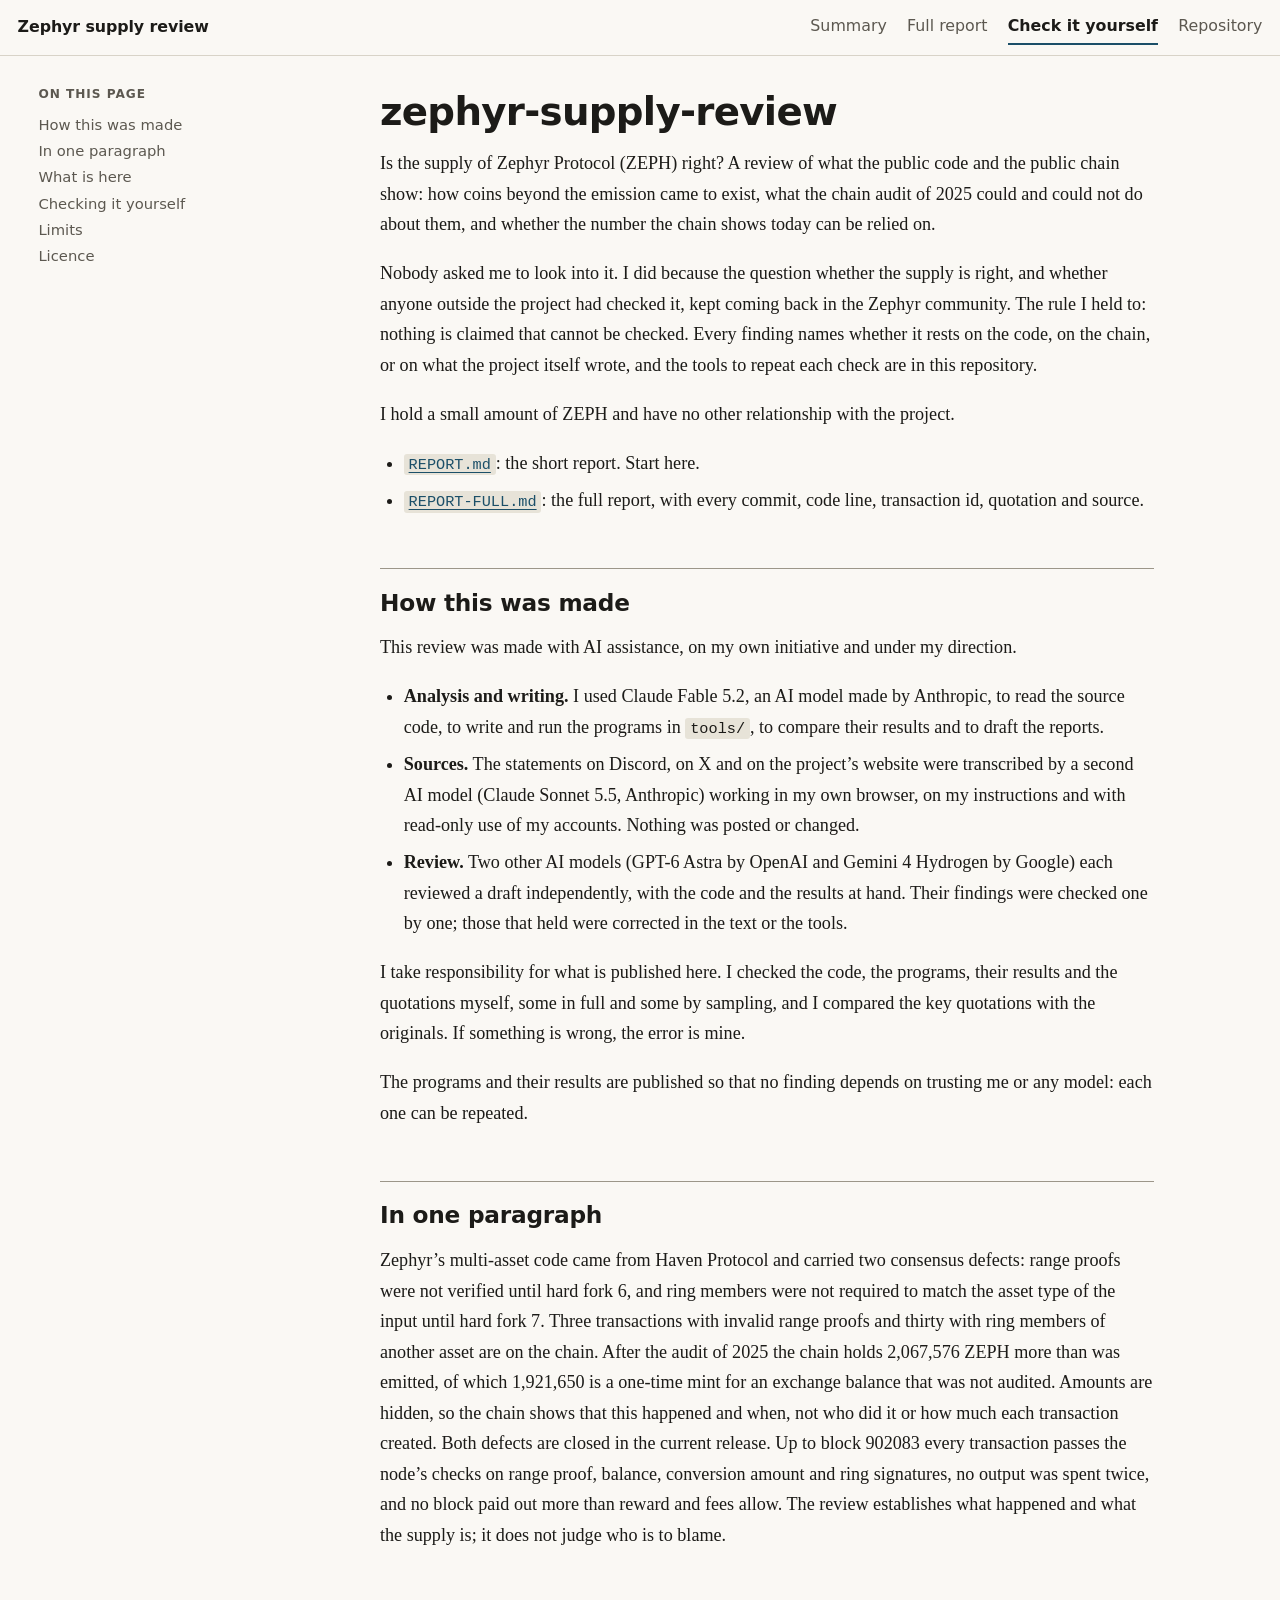
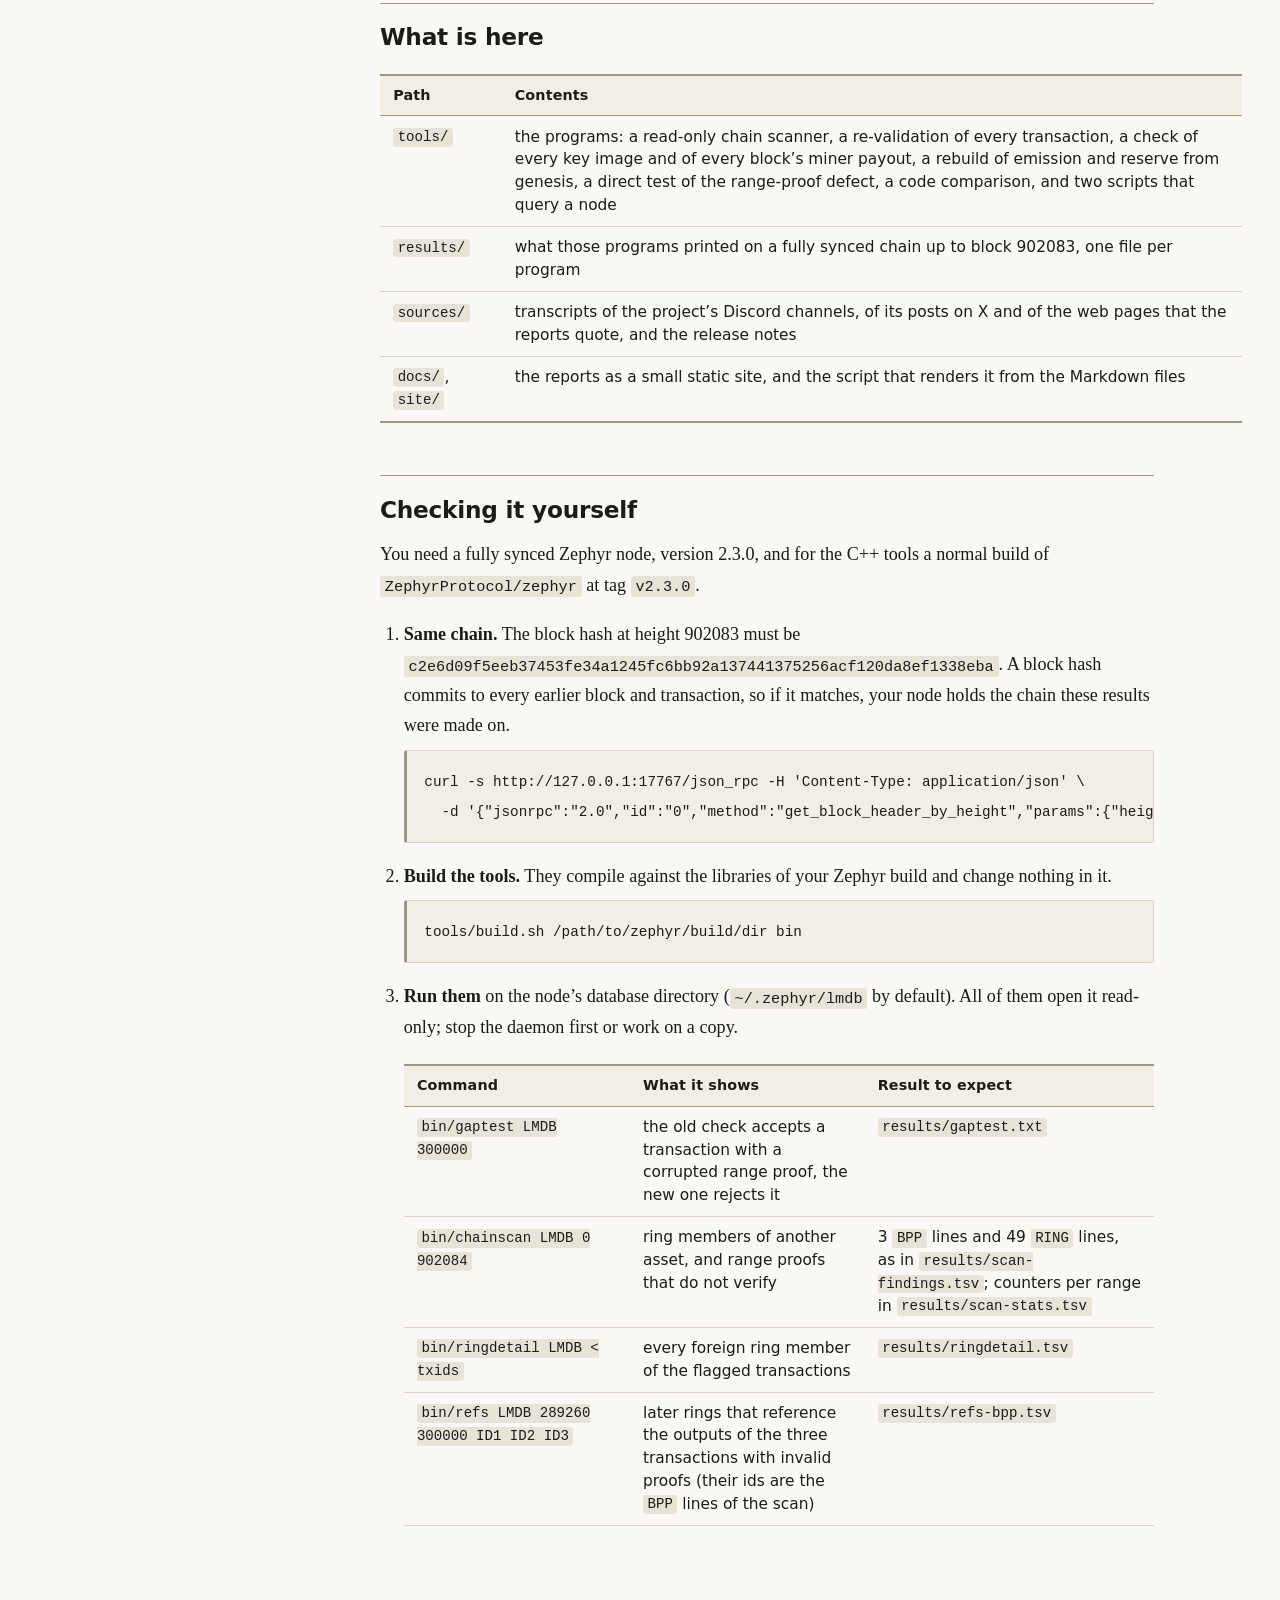
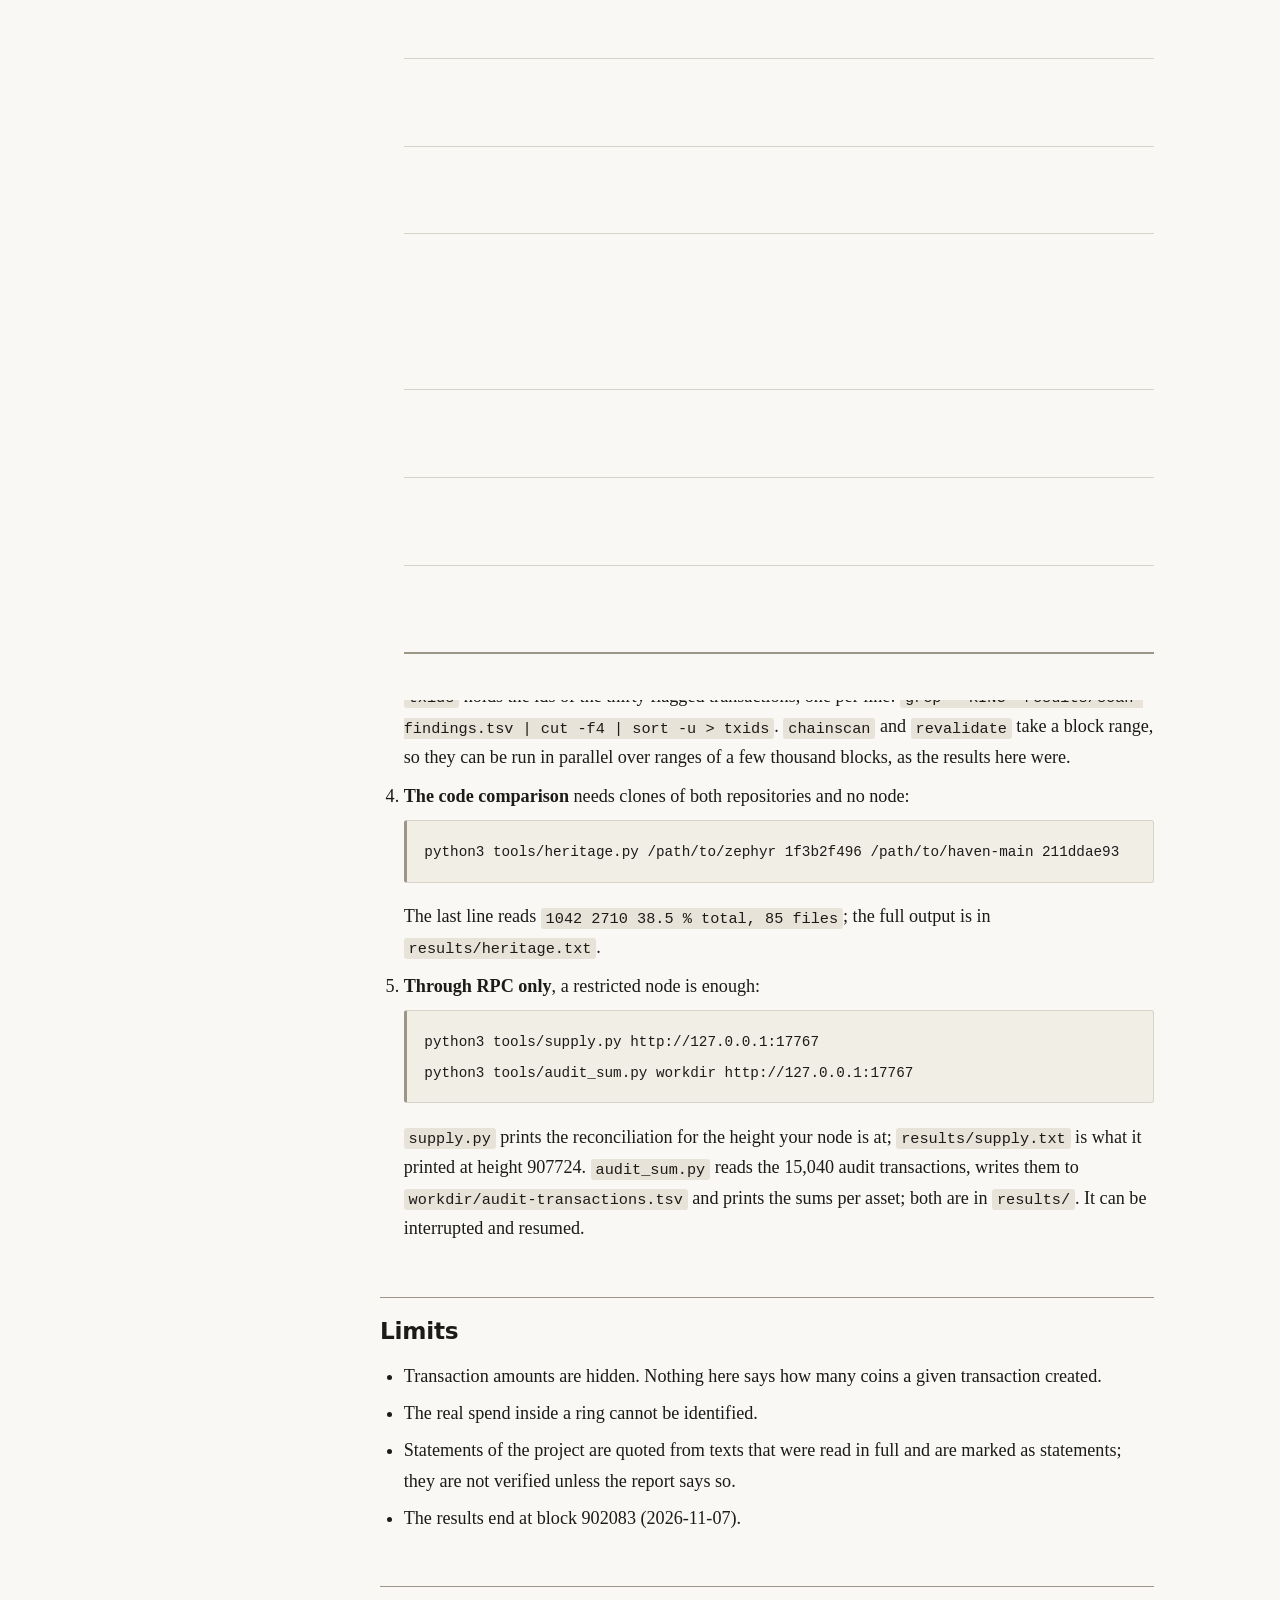
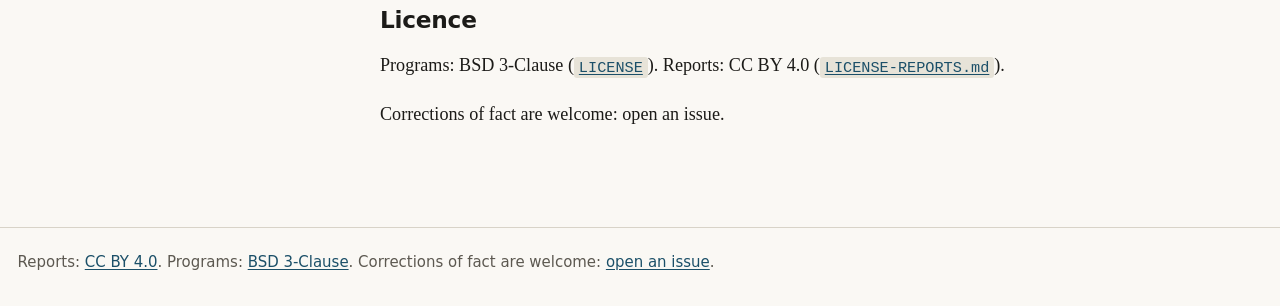
<file: docs/verify.html>
<!doctype html>
<html lang="en">
<head>
<meta charset="utf-8">
<meta name="viewport" content="width=device-width, initial-scale=1">
<title>zephyr-supply-review</title>
<meta name="description" content="A review of the Zephyr Protocol supply after the 2025 chain audit: what the public code and the public chain show.">
<meta name="referrer" content="no-referrer">
<link rel="stylesheet" href="style.css">
</head>
<body class="verify">
<a class="skip" href="#content">Skip to the text</a>
<header class="site">
<a class="name" href="index.html">Zephyr supply review</a>
<nav aria-label="Pages"><a href="index.html">Summary</a><a href="full.html">Full report</a><a href="verify.html" aria-current="page">Check it yourself</a><a href="https://github.com/loki-notfound/zephyr-supply-review">Repository</a></nav>
</header>
<div class="layout">
<aside>
<details class="toc"><summary>On this page</summary><ol><li><a href="#how-this-was-made">How this was made</a></li><li><a href="#in-one-paragraph">In one paragraph</a></li><li><a href="#what-is-here">What is here</a></li><li><a href="#checking-it-yourself">Checking it yourself</a></li><li><a href="#limits">Limits</a></li><li><a href="#licence">Licence</a></li></ol></details>
<nav class="toc" aria-label="On this page"><p class="label">On this page</p><ol><li><a href="#how-this-was-made">How this was made</a></li><li><a href="#in-one-paragraph">In one paragraph</a></li><li><a href="#what-is-here">What is here</a></li><li><a href="#checking-it-yourself">Checking it yourself</a></li><li><a href="#limits">Limits</a></li><li><a href="#licence">Licence</a></li></ol></nav>
</aside>
<main id="content">
<h1>zephyr-supply-review</h1>
<p>Is the supply of Zephyr Protocol (ZEPH) right? A review of what the public code and the public
chain show: how coins beyond the emission came to exist, what the chain audit of 2025 could and
could not do about them, and whether the number the chain shows today can be relied on.</p>
<p>Nobody asked me to look into it. I did because the question whether the supply is right, and
whether anyone outside the project had checked it, kept coming back in the Zephyr community.
The rule I held to: nothing is claimed that cannot be checked. Every finding names whether it rests on the code, on the chain,
or on what the project itself wrote, and the tools to repeat each check are in this repository.</p>
<p>I hold a small amount of ZEPH and have no other relationship with the project.</p>
<ul>
<li><a href="index.html"><code>REPORT.md</code></a>: the short report. Start here.</li>
<li><a href="full.html"><code>REPORT-FULL.md</code></a>: the full report, with every commit, code line, transaction id,
quotation and source.</li>
</ul>
<h2 id="how-this-was-made">How this was made</h2>
<p>This review was made with AI assistance, on my own initiative and under my direction.</p>
<ul>
<li><strong>Analysis and writing.</strong> I used Claude Fable 5.2, an AI model made by Anthropic, to read the
source code, to write and run the programs in <code>tools/</code>, to compare their results and to draft
the reports.</li>
<li><strong>Sources.</strong> The statements on Discord, on X and on the project’s website were transcribed by
a second AI model (Claude Sonnet 5.5, Anthropic) working in my own browser, on my instructions
and with read-only use of my accounts. Nothing was posted or changed.</li>
<li><strong>Review.</strong> Two other AI models (GPT-6 Astra by OpenAI and Gemini 4 Hydrogen by Google) each
reviewed a draft independently, with the code and the results at hand. Their findings were
checked one by one; those that held were corrected in the text or the tools.</li>
</ul>
<p>I take responsibility for what is published here. I checked the code, the programs, their
results and the quotations myself, some in full and some by sampling, and I compared the key
quotations with the originals. If something is wrong, the error is mine.</p>
<p>The programs and their results are published so that no finding depends on trusting me or any
model: each one can be repeated.</p>
<h2 id="in-one-paragraph">In one paragraph</h2>
<p>Zephyr’s multi-asset code came from Haven Protocol and carried two consensus defects: range
proofs were not verified until hard fork 6, and ring members were not required to match the asset
type of the input until hard fork 7. Three transactions with invalid range proofs and thirty with
ring members of another asset are on the chain. After the audit of 2025 the chain holds 2,067,576
ZEPH more than was emitted, of which 1,921,650 is a one-time mint for an exchange balance that was
not audited. Amounts are hidden, so the chain shows that this happened and when, not who did it
or how much each transaction created. Both defects are closed in the current release. Up to
block 902083 every transaction passes the node’s checks on range proof, balance, conversion
amount and ring signatures, no output was spent twice, and no block paid out more than reward
and fees allow. The review establishes what happened and what the supply is; it does not judge
who is to blame.</p>
<h2 id="what-is-here">What is here</h2>
<div class="table"><table>
<thead>
<tr>
<th>Path</th>
<th>Contents</th>
</tr>
</thead>
<tbody>
<tr>
<td><code>tools/</code></td>
<td>the programs: a read-only chain scanner, a re-validation of every transaction, a check of every key image and of every block’s miner payout, a rebuild of emission and reserve from genesis, a direct test of the range-proof defect, a code comparison, and two scripts that query a node</td>
</tr>
<tr>
<td><code>results/</code></td>
<td>what those programs printed on a fully synced chain up to block 902083, one file per program</td>
</tr>
<tr>
<td><code>sources/</code></td>
<td>transcripts of the project’s Discord channels, of its posts on X and of the web pages that the reports quote, and the release notes</td>
</tr>
<tr>
<td><code>docs/</code>, <code>site/</code></td>
<td>the reports as a small static site, and the script that renders it from the Markdown files</td>
</tr>
</tbody>
</table></div>
<h2 id="checking-it-yourself">Checking it yourself</h2>
<p>You need a fully synced Zephyr node, version 2.3.0, and for the C++ tools a normal build of
<code>ZephyrProtocol/zephyr</code> at tag <code>v2.3.0</code>.</p>
<ol>
<li>
<p><strong>Same chain.</strong> The block hash at height 902083 must be
<code>c2e6d09f5eeb37453fe34a1245fc6bb92a137441375256acf120da8ef1338eba</code>. A block hash commits to
every earlier block and transaction, so if it matches, your node holds the chain these results
were made on.</p>
<pre><code>curl -s http://127.0.0.1:17767/json_rpc -H 'Content-Type: application/json' \
  -d '{&quot;jsonrpc&quot;:&quot;2.0&quot;,&quot;id&quot;:&quot;0&quot;,&quot;method&quot;:&quot;get_block_header_by_height&quot;,&quot;params&quot;:{&quot;height&quot;:902083}}'
</code></pre>
</li>
<li>
<p><strong>Build the tools.</strong> They compile against the libraries of your Zephyr build and change
nothing in it.</p>
<pre><code>tools/build.sh /path/to/zephyr/build/dir bin
</code></pre>
</li>
<li>
<p><strong>Run them</strong> on the node’s database directory (<code>~/.zephyr/lmdb</code> by default). All of them open
it read-only; stop the daemon first or work on a copy.</p>
<div class="table"><table>
<thead>
<tr>
<th>Command</th>
<th>What it shows</th>
<th>Result to expect</th>
</tr>
</thead>
<tbody>
<tr>
<td><code>bin/gaptest LMDB 300000</code></td>
<td>the old check accepts a transaction with a corrupted range proof, the new one rejects it</td>
<td><code>results/gaptest.txt</code></td>
</tr>
<tr>
<td><code>bin/chainscan LMDB 0 902084</code></td>
<td>ring members of another asset, and range proofs that do not verify</td>
<td>3 <code>BPP</code> lines and 49 <code>RING</code> lines, as in <code>results/scan-findings.tsv</code>; counters per range in <code>results/scan-stats.tsv</code></td>
</tr>
<tr>
<td><code>bin/ringdetail LMDB &lt; txids</code></td>
<td>every foreign ring member of the flagged transactions</td>
<td><code>results/ringdetail.tsv</code></td>
</tr>
<tr>
<td><code>bin/refs LMDB 289260 300000 ID1 ID2 ID3</code></td>
<td>later rings that reference the outputs of the three transactions with invalid proofs (their ids are the <code>BPP</code> lines of the scan)</td>
<td><code>results/refs-bpp.tsv</code></td>
</tr>
<tr>
<td><code>bin/ledger LMDB 89300 274662 274663 360000 420760 433000 481500 481717 508000 511000 536000 536001 536010</code></td>
<td>coins generated, the reserve and the asset totals, rebuilt from block 0</td>
<td><code>results/ledger.tsv</code></td>
</tr>
<tr>
<td><code>bin/revalidate LMDB 0 902084</code></td>
<td>every transaction against the checks the code applies at its height</td>
<td>no failure lines; counters as in <code>results/revalidate-stats.tsv</code> (made in ranges of 5,000 blocks)</td>
</tr>
<tr>
<td><code>bin/keyimages LMDB</code></td>
<td>every key image on the chain, and any that occurs twice</td>
<td>one <code>STAT</code> line with <code>duplicates=0</code>, as in <code>results/keyimages.tsv</code></td>
</tr>
<tr>
<td><code>bin/coinbase LMDB 0 902084</code></td>
<td>the miner transaction of every block: amounts per asset against reward, shares and fees, and the reward against the emission formula</td>
<td>one <code>STAT</code> line with <code>bad=0</code> and <code>over_formula=0</code>; totals per fork period in <code>results/coinbase.tsv</code></td>
</tr>
<tr>
<td><code>bin/origin LMDB &lt; txids</code></td>
<td>the transaction that created each ring member of the flagged inputs</td>
<td><code>results/origin.tsv</code></td>
</tr>
<tr>
<td><code>bin/origin LMDB ages &lt; txids</code></td>
<td>the oldest and newest ring member of every input of the flagged transactions</td>
<td><code>results/ring-ages.tsv</code></td>
</tr>
<tr>
<td><code>bin/blockhash LMDB 289262 360000 433000 481500 536000</code></td>
<td>block hashes of the database</td>
<td><code>results/blockhash-local.tsv</code></td>
</tr>
</tbody>
</table></div>
<p><code>txids</code> holds the ids of the thirty flagged transactions, one per line:
<code>grep '^RING' results/scan-findings.tsv | cut -f4 | sort -u &gt; txids</code>.
<code>chainscan</code> and <code>revalidate</code> take a block range, so they can be run in parallel over ranges of
a few thousand blocks, as the results here were.</p>
</li>
<li>
<p><strong>The code comparison</strong> needs clones of both repositories and no node:</p>
<pre><code>python3 tools/heritage.py /path/to/zephyr 1f3b2f496 /path/to/haven-main 211ddae93
</code></pre>
<p>The last line reads <code>1042   2710  38.5 %  total, 85 files</code>; the full output is in
<code>results/heritage.txt</code>.</p>
</li>
<li>
<p><strong>Through RPC only</strong>, a restricted node is enough:</p>
<pre><code>python3 tools/supply.py http://127.0.0.1:17767
python3 tools/audit_sum.py workdir http://127.0.0.1:17767
</code></pre>
<p><code>supply.py</code> prints the reconciliation for the height your node is at; <code>results/supply.txt</code> is
what it printed at height 907724. <code>audit_sum.py</code> reads the 15,040 audit transactions, writes
them to <code>workdir/audit-transactions.tsv</code> and prints the sums per asset; both are in
<code>results/</code>. It can be interrupted and resumed.</p>
</li>
</ol>
<h2 id="limits">Limits</h2>
<ul>
<li>Transaction amounts are hidden. Nothing here says how many coins a given transaction created.</li>
<li>The real spend inside a ring cannot be identified.</li>
<li>Statements of the project are quoted from texts that were read in full and are marked as statements;
they are not verified unless the report says so.</li>
<li>The results end at block 902083 (<span class="nb">2026-11-07</span>).</li>
</ul>
<h2 id="licence">Licence</h2>
<p>Programs: BSD 3-Clause (<a href="https://github.com/loki-notfound/zephyr-supply-review/blob/main/LICENSE"><code>LICENSE</code></a>). Reports: CC BY 4.0
(<a href="https://github.com/loki-notfound/zephyr-supply-review/blob/main/LICENSE-REPORTS.md"><code>LICENSE-REPORTS.md</code></a>).</p>
<p>Corrections of fact are welcome: open an issue.</p>

</main>
</div>
<footer class="site">
<p>Reports: <a href="https://github.com/loki-notfound/zephyr-supply-review/blob/main/LICENSE-REPORTS.md">CC BY 4.0</a>. Programs: <a href="https://github.com/loki-notfound/zephyr-supply-review/blob/main/LICENSE">BSD 3-Clause</a>.
Corrections of fact are welcome: <a href="https://github.com/loki-notfound/zephyr-supply-review/issues">open an issue</a>.</p>
</footer>
</body>
</html>
</file>
<file: docs/style.css>
/* One stylesheet, no scripts, nothing loaded from elsewhere.
   Editorial monograph layout: readable prose measure, booktabs tables,
   quiet evidence tags, light/dark system schemes, and print support. */

:root {
  --bg: #faf8f4;
  --surface: #f1eee6;
  --surface-2: #e7e3d8;
  --text: #1c1b18;
  --muted: #5c5850;
  --rule: #d8d3c8;
  --rule-strong: #9c9689;
  --accent: #1b4f68;
  --accent-soft: #e6eff3;
  --quote: #8c6d23;
  --measure: 44rem;
  --head: 3rem;
  --serif: Charter, "Bitstream Charter", "Sitka Text", Cambria, Georgia, serif;
  --sans: system-ui, -apple-system, "Segoe UI", Roboto, "Helvetica Neue", Arial, sans-serif;
  --mono: ui-monospace, "SF Mono", "Cascadia Mono", Menlo, Consolas, "Liberation Mono", monospace;
}

@media (prefers-color-scheme: dark) {
  :root {
    --bg: #141619;
    --surface: #1c1f24;
    --surface-2: #262a31;
    --text: #e4e0d8;
    --muted: #9e998e;
    --rule: #2e333b;
    --rule-strong: #555c68;
    --accent: #7ab3ce;
    --accent-soft: #1b2b34;
    --quote: #c4a352;
  }
}

* { box-sizing: border-box; }

html {
  -webkit-text-size-adjust: 100%;
  font-size: clamp(100%, 95% + 0.2vw, 110%);
  scroll-padding-top: calc(var(--head) + 1rem);
}

body {
  margin: 0;
  background: var(--bg);
  color: var(--text);
  font: 1.03125rem/1.68 var(--serif);
  overflow-x: clip;
}

a {
  color: var(--accent);
  text-decoration-thickness: 1px;
  text-underline-offset: 0.16em;
}
a:hover { text-decoration-thickness: 2px; }

.skip { position: absolute; left: -999rem; }
.skip:focus {
  left: 1rem; top: 0.5rem; z-index: 20;
  background: var(--bg); color: var(--text);
  border: 1px solid var(--rule-strong);
  padding: 0.4rem 0.7rem;
  font-family: var(--sans); font-size: 0.875rem;
}

/* Header and footer */
header.site, footer.site {
  font-family: var(--sans);
  font-size: 0.9rem;
  padding-inline: max(1rem, calc((100vw - 82rem) / 2 + clamp(1rem, 3vw, 2.5rem)));
}

header.site {
  min-height: var(--head);
  display: flex;
  flex-wrap: wrap;
  gap: 0.3rem 1.25rem;
  align-items: center;
  justify-content: space-between;
  padding-block: 0.55rem;
  background: var(--bg);
  border-bottom: 1px solid var(--rule);
}

@media (min-width: 48rem) {
  header.site {
    position: sticky;
    top: 0;
    z-index: 10;
  }
}

header.site .name {
  font-weight: 680;
  color: var(--text);
  text-decoration: none;
  letter-spacing: -0.005em;
  white-space: nowrap;
}

header.site nav {
  display: flex;
  flex-wrap: wrap;
  gap: 0.15rem 1.15rem;
}

header.site nav a {
  text-decoration: none;
  color: var(--muted);
  padding: 0.2rem 0;
  border-bottom: 2px solid transparent;
  white-space: nowrap;
}

header.site nav a:hover { color: var(--text); }
header.site nav a[aria-current="page"] {
  color: var(--text);
  font-weight: 550;
  border-bottom-color: var(--accent);
}

@media (max-width: 30rem) {
  header.site { font-size: 0.84rem; gap: 0.25rem 0.75rem; }
  header.site nav { font-size: 0.8rem; gap: 0.1rem 0.62rem; }
}

footer.site {
  border-top: 1px solid var(--rule);
  color: var(--muted);
  font-size: 0.85rem;
  padding-block: 1.25rem 1.75rem;
  margin-top: 3.5rem;
}
footer.site p { margin: 0; }

/* Page grid */
.layout {
  max-width: 82rem;
  margin: 0 auto;
  padding-inline: clamp(1rem, 3vw, 2.5rem);
}

main {
  min-width: 0;
  padding: 1.5rem 0 1rem;
}
main > * { max-width: var(--measure); }
main > .table, main > pre { max-width: 100%; }
/* a small table keeps the width of the text; only a wide one takes the room beside it */
main > .table { width: fit-content; min-width: min(100%, var(--measure)); }

aside nav.toc { display: none; }
aside details.toc {
  background: var(--surface);
  border: 1px solid var(--rule);
  border-radius: 4px;
  padding: 0.55rem 0.85rem;
  margin: 0.9rem 0 0.25rem;
}

@media (min-width: 62rem) {
  .layout {
    display: grid;
    grid-template-columns: 16.5rem minmax(0, 1fr);
    gap: clamp(2.25rem, 4vw, 4rem);
    align-items: start;
  }
  aside {
    position: sticky;
    top: var(--head);
    max-height: calc(100vh - var(--head));
    overflow-y: auto;
    padding: 1.75rem 0.6rem 2.5rem 0;
    scrollbar-width: thin;
    scrollbar-color: var(--rule) transparent;
  }
  aside nav.toc { display: block; }
  aside details.toc { display: none; }
  main { padding-top: 1.75rem; }
}

/* Sidebar contents */
.toc {
  font-family: var(--sans);
  font-size: 0.84rem;
  line-height: 1.42;
}
.toc summary, .toc .label, .part {
  font: 680 0.69rem/1.3 var(--sans);
  text-transform: uppercase;
  letter-spacing: 0.08em;
  color: var(--muted);
}
.toc summary { cursor: pointer; user-select: none; }
.toc .label { margin: 0 0 0.7rem; }
.toc .part { margin: 1.25rem 0 0.35rem; color: var(--accent); }
.toc .label + .part, .toc summary + .part { margin-top: 0.65rem; }
.toc ol { list-style: none; margin: 0; padding: 0; }
.toc ol ol {
  padding-left: 0.8rem;
  margin: 0.2rem 0 0.45rem;
  border-left: 1px solid var(--rule);
}
.toc li { margin: 0.3rem 0; }
.toc ol ol li { margin: 0.2rem 0; }
.toc a { color: var(--muted); text-decoration: none; display: inline-block; }
.toc a:hover { color: var(--accent); text-decoration: underline; }

/* The six-part index at the top of the full report */
.parts {
  display: grid;
  grid-template-columns: 1fr;
  gap: 1.1rem 2rem;
  margin: 1.75rem 0 2.25rem;
  padding: 1.15rem 0;
  border-top: 2px solid var(--rule-strong);
  border-bottom: 2px solid var(--rule-strong);
}

@media (min-width: 42rem) {
  .parts {
    grid-template-columns: repeat(2, minmax(0, 1fr));
    gap: 1.35rem 2.25rem;
  }
}

.parts section {
  font-family: var(--sans);
  padding-top: 0.75rem;
  border-top: 1px solid var(--rule);
}
.parts section:first-child { border-top: 0; padding-top: 0; }
@media (min-width: 42rem) {
  .parts section:nth-child(-n+2) { border-top: 0; padding-top: 0; }
}

.parts .part { margin: 0; color: var(--accent); }
.parts h3 { margin: 0.15rem 0 0.3rem; font-size: 1rem; font-weight: 650; }
.parts p { margin: 0 0 0.45rem; font-size: 0.83rem; line-height: 1.45; color: var(--muted); }
.parts ul { list-style: none; margin: 0; padding: 0; font-size: 0.84rem; line-height: 1.42; }
.parts li { margin: 0.2rem 0; }
.parts a { text-decoration: none; }
.parts a:hover { text-decoration: underline; }

/* Prose and headings */
h1, h2, h3 {
  font-family: var(--sans);
  line-height: 1.24;
  letter-spacing: -0.01em;
  text-wrap: balance;
}

h1 {
  font-size: clamp(1.6rem, 1.3rem + 1.25vw, 2.2rem);
  line-height: 1.16;
  font-weight: 700;
  letter-spacing: -0.018em;
  margin: 0.2rem 0 0.75rem;
}

h1 + p:has(> em) {
  font-family: var(--sans);
  font-size: 0.88rem;
  line-height: 1.5;
  color: var(--muted);
  padding-bottom: 1rem;
  margin-bottom: 1.35rem;
  border-bottom: 1px solid var(--rule);
}
h1 + p:has(> em) em { font-style: normal; }

h2 {
  font-size: 1.32rem;
  font-weight: 680;
  margin: 3rem 0 0.85rem;
  padding-top: 1.1rem;
  border-top: 1px solid var(--rule-strong);
}

h3 {
  font-size: 1.06rem;
  font-weight: 650;
  margin: 2.1rem 0 0.55rem;
}

p, ul, ol, blockquote, pre, .table {
  margin-top: 0;
  margin-bottom: 1.05rem;
}

ul, ol { padding-left: 1.35rem; }
li { margin: 0.38rem 0; }
li > ul, li > ol { margin: 0.35rem 0 0.45rem; }
li > p { margin-bottom: 0.5rem; }
strong { font-weight: 650; }

blockquote {
  margin: 1.25rem 0;
  padding: 0.6rem 1.1rem;
  border-left: 3px solid var(--quote);
  background: var(--surface);
  border-radius: 0 3px 3px 0;
  font-size: 0.96rem;
  line-height: 1.62;
}
blockquote p:last-child { margin-bottom: 0; }

/* Code, hashes, transaction ids */
code {
  font: 0.84em/1.45 var(--mono);
  background: var(--surface-2);
  padding: 0.1em 0.32em;
  border-radius: 3px;
  overflow-wrap: break-word;
}

pre {
  background: var(--surface);
  border: 1px solid var(--rule);
  border-left: 3px solid var(--rule-strong);
  border-radius: 3px;
  padding: 0.85rem 1rem;
  overflow-x: auto;
  max-width: 100%;
  width: fit-content;
  min-width: min(100%, var(--measure));
}
li pre { min-width: 0; max-width: 100%; width: 100%; }
pre code {
  background: none;
  padding: 0;
  font-size: 0.8125rem;
  line-height: 1.52;
  overflow-wrap: normal;
  word-break: normal;
  white-space: pre;
}

/* Booktabs-style tables */
.table {
  overflow-x: auto;
  max-width: 100%;
  margin: 1.25rem 0 1.5rem;
  border-top: 2px solid var(--rule-strong);
  border-bottom: 2px solid var(--rule-strong);
}
li .table { min-width: 0; max-width: 100%; }

table {
  border-collapse: collapse;
  width: 100%;
  font: 0.875rem/1.48 var(--sans);
  font-variant-numeric: tabular-nums;
}

th, td {
  text-align: left;
  vertical-align: top;
  padding: 0.52rem 0.75rem;
  border-bottom: 1px solid var(--rule);
}

th {
  background: var(--surface);
  font-weight: 650;
  font-size: 0.8125rem;
  letter-spacing: 0.01em;
  border-bottom: 1px solid var(--rule-strong);
  white-space: nowrap;
}

tbody tr:last-child td { border-bottom: 0; }
tbody tr:hover td { background: var(--surface); }

td code { font-size: 0.8rem; }
.nb { white-space: nowrap; }
td.nw { white-space: nowrap; }
td:not(.nw) { min-width: 6.5rem; }
td:not(.nw):has(> code:only-child) { min-width: 0; }

/* Quiet typographic evidence tags: chain, code, stated */
.basis {
  font: 600 0.67em/1 var(--sans);
  letter-spacing: 0.045em;
  text-transform: uppercase;
  color: var(--muted);
  background: var(--surface);
  border: 1px solid var(--rule-strong);
  padding: 0.17em 0.42em;
  border-radius: 3px;
  white-space: nowrap;
  vertical-align: 0.1em;
}
h2 .basis, h3 .basis { font-size: 0.58em; vertical-align: 0.22em; }

a.ref { text-decoration: none; white-space: nowrap; }
a.ref:hover { text-decoration: underline; }

h2:target, h3:target {
  background: linear-gradient(var(--accent-soft), var(--accent-soft)) no-repeat 0 100% / 100% 0.4em;
}

@media (max-width: 30rem) {
  h2 { font-size: 1.18rem; margin-top: 2.35rem; }
  td:not(.nw) { min-width: 5.5rem; }
  th, td { padding: 0.45rem 0.55rem; }
}

@media print {
  @page { margin: 1.8cm 1.8cm 2cm; }
  :root {
    --bg: #fff;
    --surface: #f5f5f5;
    --surface-2: #efefef;
    --text: #000;
    --muted: #444;
    --rule: #ccc;
    --rule-strong: #666;
    --accent: #000;
    --accent-soft: #eee;
    --quote: #555;
  }
  html { font-size: 100%; }
  body { font-size: 10pt; line-height: 1.52; }
  header.site {
    position: static;
    padding: 0 0 0.35rem;
    border-bottom: 0.5pt solid #bbb;
    margin-bottom: 0.75rem;
    min-height: 0;
  }
  header.site .name { font-size: 8.5pt; color: #555; font-weight: 600; }
  header.site nav, aside, .parts, .skip { display: none !important; }
  footer.site { padding: 0.75rem 0 0; margin-top: 2rem; font-size: 8.5pt; }
  .layout { display: block; max-width: none; padding: 0; }
  main { padding: 0; }
  main > * { max-width: none; }
  h1 { font-size: 19pt; }
  h2 { font-size: 13pt; margin-top: 1.8rem; }
  h3 { font-size: 11pt; }
  blockquote { background: none; border-left: 2pt solid #666; padding: 0.15rem 0 0.15rem 0.85rem; }
  pre { white-space: pre-wrap; word-break: break-word; border-left: 2pt solid #666; }
  .table { overflow: visible; width: auto; }
  table { font-size: 8.5pt; }
  th, td { padding: 0.3rem 0.45rem; }
  td code { font-size: 7.5pt; overflow-wrap: anywhere; }
  td.nw { white-space: nowrap; }
  .basis { background: none; border: 0.75pt solid #777; color: #222; }
  a { color: inherit; text-decoration: underline; text-decoration-color: #999; }
  h1, h2, h3 { break-after: avoid; }
  tr, blockquote, pre { break-inside: avoid; }
}

/* The five questions and the answer in short */
.qa .q, .fd .q {
  display: block;
  margin-bottom: 0.3rem;
  font: 650 1.06rem/1.35 var(--sans);
  letter-spacing: -0.005em;
  color: var(--text);
}
.qa .qn, .fd .qn { color: var(--accent); margin-right: 0.15em; }
p.qa {
  margin: 1.6rem 0 0;
  padding-left: 1rem;
  border-left: 2px solid var(--rule-strong);
}
li.qa { margin-top: 1.1rem; }
p.fd { margin: 2rem 0 0.4rem; }
p.fd:has(> .q:only-child) { margin-bottom: 0.2rem; }
.q .basis { margin-left: 0.35em; vertical-align: 0.08em; display: inline-block; max-width: 100%; white-space: normal; line-height: 1.25; }
li.qa::marker { font: 650 1.06rem/1.35 var(--sans); color: var(--accent); }
.inshort {
  margin-top: 1.9rem;
  padding: 0.95rem 1.15rem;
  background: var(--accent-soft);
  border-left: 3px solid var(--accent);
  border-radius: 0 4px 4px 0;
}
@media print {
  p.qa, .inshort { break-inside: avoid; }
  .inshort { background: none; }
}
</file>
